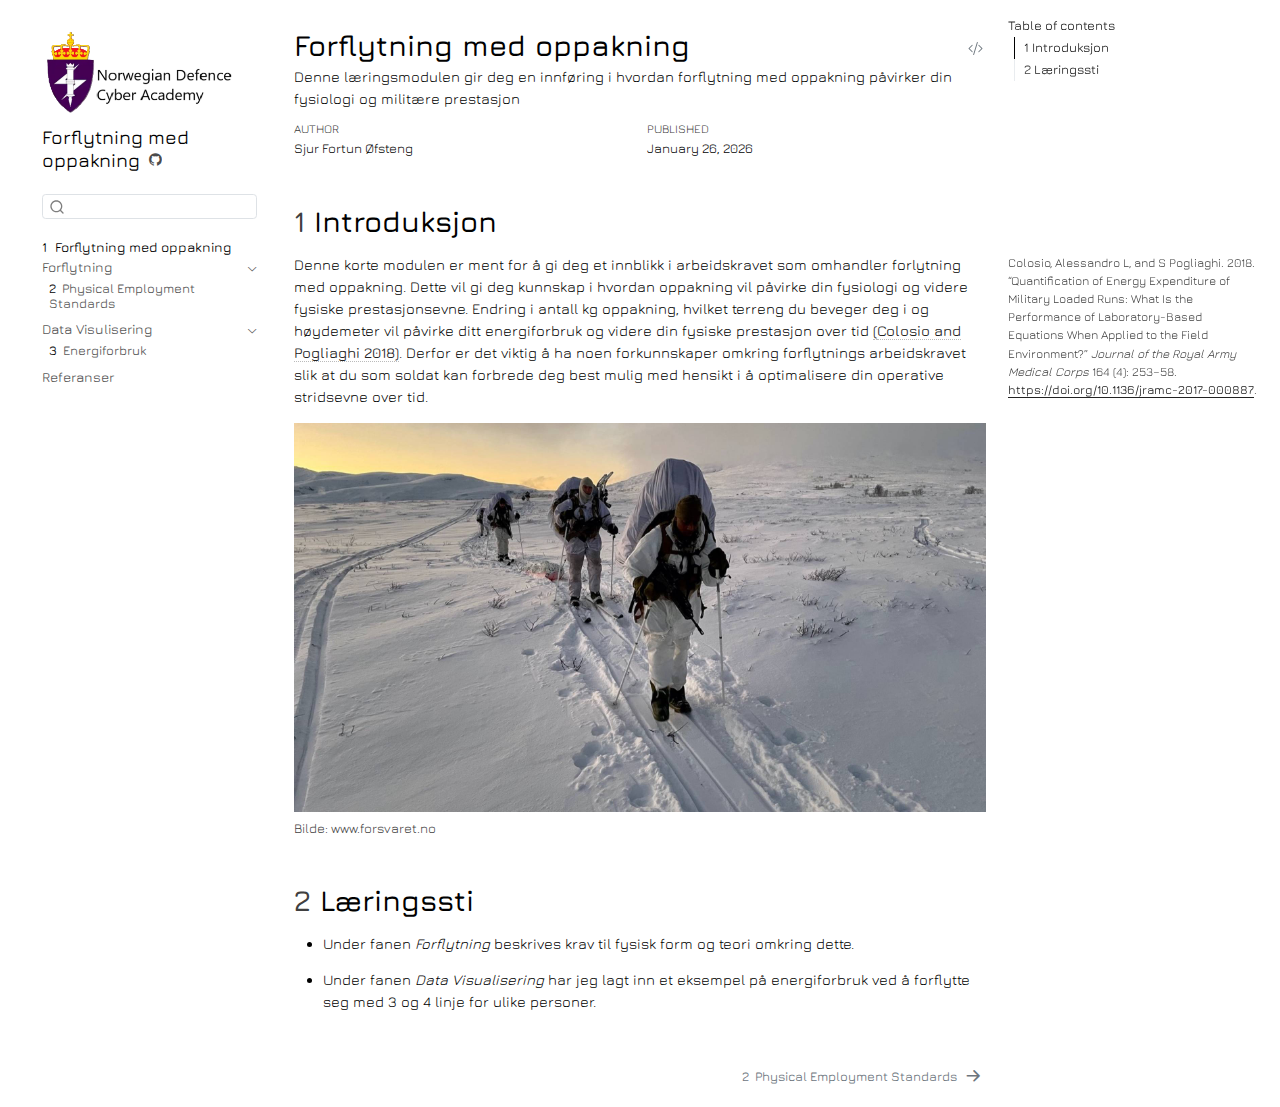
<file: index.html>
<!DOCTYPE html>
<html xmlns="http://www.w3.org/1999/xhtml" lang="en" xml:lang="en"><head>

<meta charset="utf-8">
<meta name="generator" content="quarto-1.8.25">

<meta name="viewport" content="width=device-width, initial-scale=1.0, user-scalable=yes">

<meta name="author" content="Sjur Fortun Øfsteng">
<meta name="dcterms.date" content="2026-01-26">
<meta name="description" content="Denne læringsmodulen gir deg en innføring i hvordan forflytning med oppakning påvirker din fysiologi og militære prestasjon">

<title>Forflytning med oppakning</title>
<style>
code{white-space: pre-wrap;}
span.smallcaps{font-variant: small-caps;}
div.columns{display: flex; gap: min(4vw, 1.5em);}
div.column{flex: auto; overflow-x: auto;}
div.hanging-indent{margin-left: 1.5em; text-indent: -1.5em;}
ul.task-list{list-style: none;}
ul.task-list li input[type="checkbox"] {
  width: 0.8em;
  margin: 0 0.8em 0.2em -1em; /* quarto-specific, see https://github.com/quarto-dev/quarto-cli/issues/4556 */ 
  vertical-align: middle;
}
/* CSS for syntax highlighting */
html { -webkit-text-size-adjust: 100%; }
pre > code.sourceCode { white-space: pre; position: relative; }
pre > code.sourceCode > span { display: inline-block; line-height: 1.25; }
pre > code.sourceCode > span:empty { height: 1.2em; }
.sourceCode { overflow: visible; }
code.sourceCode > span { color: inherit; text-decoration: inherit; }
div.sourceCode { margin: 1em 0; }
pre.sourceCode { margin: 0; }
@media screen {
div.sourceCode { overflow: auto; }
}
@media print {
pre > code.sourceCode { white-space: pre-wrap; }
pre > code.sourceCode > span { text-indent: -5em; padding-left: 5em; }
}
pre.numberSource code
  { counter-reset: source-line 0; }
pre.numberSource code > span
  { position: relative; left: -4em; counter-increment: source-line; }
pre.numberSource code > span > a:first-child::before
  { content: counter(source-line);
    position: relative; left: -1em; text-align: right; vertical-align: baseline;
    border: none; display: inline-block;
    -webkit-touch-callout: none; -webkit-user-select: none;
    -khtml-user-select: none; -moz-user-select: none;
    -ms-user-select: none; user-select: none;
    padding: 0 4px; width: 4em;
  }
pre.numberSource { margin-left: 3em;  padding-left: 4px; }
div.sourceCode
  {   }
@media screen {
pre > code.sourceCode > span > a:first-child::before { text-decoration: underline; }
}
/* CSS for citations */
div.csl-bib-body { }
div.csl-entry {
  clear: both;
  margin-bottom: 0em;
}
.hanging-indent div.csl-entry {
  margin-left:2em;
  text-indent:-2em;
}
div.csl-left-margin {
  min-width:2em;
  float:left;
}
div.csl-right-inline {
  margin-left:2em;
  padding-left:1em;
}
div.csl-indent {
  margin-left: 2em;
}</style>


<script src="site_libs/quarto-nav/quarto-nav.js"></script>
<script src="site_libs/quarto-nav/headroom.min.js"></script>
<script src="site_libs/clipboard/clipboard.min.js"></script>
<script src="site_libs/quarto-search/autocomplete.umd.js"></script>
<script src="site_libs/quarto-search/fuse.min.js"></script>
<script src="site_libs/quarto-search/quarto-search.js"></script>
<meta name="quarto:offset" content="./">
<link href="./01-intro.html" rel="next">
<script src="site_libs/quarto-html/quarto.js" type="module"></script>
<script src="site_libs/quarto-html/tabsets/tabsets.js" type="module"></script>
<script src="site_libs/quarto-html/axe/axe-check.js" type="module"></script>
<script src="site_libs/quarto-html/popper.min.js"></script>
<script src="site_libs/quarto-html/tippy.umd.min.js"></script>
<script src="site_libs/quarto-html/anchor.min.js"></script>
<link href="site_libs/quarto-html/tippy.css" rel="stylesheet">
<link href="site_libs/quarto-html/quarto-syntax-highlighting-a14e345711173c227b21482e2eb4cc70.css" rel="stylesheet" class="quarto-color-scheme" id="quarto-text-highlighting-styles">
<link href="site_libs/quarto-html/quarto-syntax-highlighting-dark-6d7e0e055978adcb0dc3bbe98a6d8351.css" rel="stylesheet" class="quarto-color-scheme quarto-color-alternate" id="quarto-text-highlighting-styles">
<link href="site_libs/quarto-html/quarto-syntax-highlighting-a14e345711173c227b21482e2eb4cc70.css" rel="stylesheet" class="quarto-color-scheme-extra" id="quarto-text-highlighting-styles">
<script src="site_libs/bootstrap/bootstrap.min.js"></script>
<link href="site_libs/bootstrap/bootstrap-icons.css" rel="stylesheet">
<link href="site_libs/bootstrap/bootstrap-f5cff6ef19680276d9b92ef78e38b9bb.min.css" rel="stylesheet" append-hash="true" class="quarto-color-scheme" id="quarto-bootstrap" data-mode="light">
<link href="site_libs/bootstrap/bootstrap-dark-f5cff6ef19680276d9b92ef78e38b9bb.min.css" rel="stylesheet" append-hash="true" class="quarto-color-scheme quarto-color-alternate" id="quarto-bootstrap" data-mode="light">
<link href="site_libs/bootstrap/bootstrap-f5cff6ef19680276d9b92ef78e38b9bb.min.css" rel="stylesheet" append-hash="true" class="quarto-color-scheme-extra" id="quarto-bootstrap" data-mode="light">
<script id="quarto-search-options" type="application/json">{
  "location": "sidebar",
  "copy-button": false,
  "collapse-after": 3,
  "panel-placement": "start",
  "type": "textbox",
  "limit": 50,
  "keyboard-shortcut": [
    "f",
    "/",
    "s"
  ],
  "show-item-context": false,
  "language": {
    "search-no-results-text": "No results",
    "search-matching-documents-text": "matching documents",
    "search-copy-link-title": "Copy link to search",
    "search-hide-matches-text": "Hide additional matches",
    "search-more-match-text": "more match in this document",
    "search-more-matches-text": "more matches in this document",
    "search-clear-button-title": "Clear",
    "search-text-placeholder": "",
    "search-detached-cancel-button-title": "Cancel",
    "search-submit-button-title": "Submit",
    "search-label": "Search"
  }
}</script>


<link rel="stylesheet" href="styles.css">
</head>

<body class="nav-sidebar floating slimcontent quarto-light">

<div id="quarto-search-results"></div>
  <header id="quarto-header" class="headroom fixed-top">
  <nav class="quarto-secondary-nav">
    <div class="container-fluid d-flex">
      <button type="button" class="quarto-btn-toggle btn" data-bs-toggle="collapse" role="button" data-bs-target=".quarto-sidebar-collapse-item" aria-controls="quarto-sidebar" aria-expanded="false" aria-label="Toggle sidebar navigation" onclick="if (window.quartoToggleHeadroom) { window.quartoToggleHeadroom(); }">
        <i class="bi bi-layout-text-sidebar-reverse"></i>
      </button>
        <nav class="quarto-page-breadcrumbs" aria-label="breadcrumb"><ol class="breadcrumb"><li class="breadcrumb-item"><a href="./index.html"><span class="chapter-number">1</span>&nbsp; <span class="chapter-title">Forflytning med oppakning</span></a></li></ol></nav>
        <a class="flex-grow-1" role="navigation" data-bs-toggle="collapse" data-bs-target=".quarto-sidebar-collapse-item" aria-controls="quarto-sidebar" aria-expanded="false" aria-label="Toggle sidebar navigation" onclick="if (window.quartoToggleHeadroom) { window.quartoToggleHeadroom(); }">      
        </a>
      <button type="button" class="btn quarto-search-button" aria-label="Search" onclick="window.quartoOpenSearch();">
        <i class="bi bi-search"></i>
      </button>
    </div>
  </nav>
</header>
<!-- content -->
<div id="quarto-content" class="quarto-container page-columns page-rows-contents page-layout-article">
<!-- sidebar -->
  <nav id="quarto-sidebar" class="sidebar collapse collapse-horizontal quarto-sidebar-collapse-item sidebar-navigation floating overflow-auto">
    <div class="pt-lg-2 mt-2 text-left sidebar-header sidebar-header-stacked">
      <a href="./index.html" class="sidebar-logo-link">
      <img src="./resources\CISK.png" alt="" class="sidebar-logo light-content py-0 d-lg-inline d-none">
      <img src="./resources\CISK.png" alt="" class="sidebar-logo dark-content py-0 d-lg-inline d-none">
      </a>
    <div class="sidebar-title mb-0 py-0">
      <a href="./">Forflytning med oppakning</a> 
        <div class="sidebar-tools-main">
    <a href="https://github.com/sjurjo/mit-load" title="Source Code" class="quarto-navigation-tool px-1" aria-label="Source Code"><i class="bi bi-github"></i></a>
</div>
    </div>
      </div>
        <div class="mt-2 flex-shrink-0 align-items-center">
        <div class="sidebar-search">
        <div id="quarto-search" class="" title="Search"></div>
        </div>
        </div>
    <div class="sidebar-menu-container"> 
    <ul class="list-unstyled mt-1">
        <li class="sidebar-item">
  <div class="sidebar-item-container"> 
  <a href="./index.html" class="sidebar-item-text sidebar-link active">
 <span class="menu-text"><span class="chapter-number">1</span>&nbsp; <span class="chapter-title">Forflytning med oppakning</span></span></a>
  </div>
</li>
        <li class="sidebar-item sidebar-item-section">
      <div class="sidebar-item-container"> 
            <a class="sidebar-item-text sidebar-link text-start" data-bs-toggle="collapse" data-bs-target="#quarto-sidebar-section-1" role="navigation" aria-expanded="true">
 <span class="menu-text">Forflytning</span></a>
          <a class="sidebar-item-toggle text-start" data-bs-toggle="collapse" data-bs-target="#quarto-sidebar-section-1" role="navigation" aria-expanded="true" aria-label="Toggle section">
            <i class="bi bi-chevron-right ms-2"></i>
          </a> 
      </div>
      <ul id="quarto-sidebar-section-1" class="collapse list-unstyled sidebar-section depth1 show">  
          <li class="sidebar-item">
  <div class="sidebar-item-container"> 
  <a href="./01-intro.html" class="sidebar-item-text sidebar-link">
 <span class="menu-text"><span class="chapter-number">2</span>&nbsp; <span class="chapter-title">Physical Employment Standards</span></span></a>
  </div>
</li>
      </ul>
  </li>
        <li class="sidebar-item sidebar-item-section">
      <div class="sidebar-item-container"> 
            <a class="sidebar-item-text sidebar-link text-start" data-bs-toggle="collapse" data-bs-target="#quarto-sidebar-section-2" role="navigation" aria-expanded="true">
 <span class="menu-text">Data Visulisering</span></a>
          <a class="sidebar-item-toggle text-start" data-bs-toggle="collapse" data-bs-target="#quarto-sidebar-section-2" role="navigation" aria-expanded="true" aria-label="Toggle section">
            <i class="bi bi-chevron-right ms-2"></i>
          </a> 
      </div>
      <ul id="quarto-sidebar-section-2" class="collapse list-unstyled sidebar-section depth1 show">  
          <li class="sidebar-item">
  <div class="sidebar-item-container"> 
  <a href="./02-data.html" class="sidebar-item-text sidebar-link">
 <span class="menu-text"><span class="chapter-number">3</span>&nbsp; <span class="chapter-title">Energiforbruk</span></span></a>
  </div>
</li>
      </ul>
  </li>
        <li class="sidebar-item">
  <div class="sidebar-item-container"> 
  <a href="./99-refs.html" class="sidebar-item-text sidebar-link">
 <span class="menu-text">Referanser</span></a>
  </div>
</li>
    </ul>
    </div>
</nav>
<div id="quarto-sidebar-glass" class="quarto-sidebar-collapse-item" data-bs-toggle="collapse" data-bs-target=".quarto-sidebar-collapse-item"></div>
<!-- margin-sidebar -->
    <div id="quarto-margin-sidebar" class="sidebar margin-sidebar">
        <nav id="TOC" role="doc-toc" class="toc-active">
    <h2 id="toc-title">Table of contents</h2>
   
  <ul>
  <li><a href="#introduksjon" id="toc-introduksjon" class="nav-link active" data-scroll-target="#introduksjon"><span class="header-section-number">1</span> Introduksjon</a></li>
  <li><a href="#læringssti" id="toc-læringssti" class="nav-link" data-scroll-target="#læringssti"><span class="header-section-number">2</span> Læringssti</a></li>
  </ul>
</nav>
    </div>
<!-- main -->
<main class="content page-columns page-full" id="quarto-document-content">

<header id="title-block-header" class="quarto-title-block default">
<div class="quarto-title">
<div class="quarto-title-block"><div><h1 class="title">Forflytning med oppakning</h1><button type="button" class="btn code-tools-button" id="quarto-code-tools-source"><i class="bi"></i></button></div></div>
</div>

<div>
  <div class="description">
    Denne læringsmodulen gir deg en innføring i hvordan forflytning med oppakning påvirker din fysiologi og militære prestasjon
  </div>
</div>


<div class="quarto-title-meta">

    <div>
    <div class="quarto-title-meta-heading">Author</div>
    <div class="quarto-title-meta-contents">
             <p>Sjur Fortun Øfsteng </p>
          </div>
  </div>
    
    <div>
    <div class="quarto-title-meta-heading">Published</div>
    <div class="quarto-title-meta-contents">
      <p class="date">January 26, 2026</p>
    </div>
  </div>
  
    
  </div>
  


</header>


<section id="introduksjon" class="level1 page-columns page-full" data-number="1">
<h1 data-number="1"><span class="header-section-number">1</span> Introduksjon</h1>
<p>Denne korte modulen er ment for å gi deg et innblikk i arbeidskravet som omhandler forlytning med oppakning. Dette vil gi deg kunnskap i hvordan oppakning vil påvirke din fysiologi og videre fysiske prestasjonsevne. Endring i antall kg oppakning, hvilket terreng du beveger deg i og høydemeter vil påvirke ditt energiforbruk og videre din fysiske prestasjon over tid <span class="citation" data-cites="colosio_2018">(<a href="99-refs.html#ref-colosio_2018" role="doc-biblioref">Colosio and Pogliaghi 2018</a>)</span>. Derfor er det viktig å ha noen forkunnskaper omkring forflytnings arbeidskravet slik at du som soldat kan forbrede deg best mulig med hensikt i å optimalisere din operative stridsevne over tid.</p>
<div class="no-row-height column-margin column-container"><div id="ref-colosio_2018" class="csl-entry" role="listitem">
Colosio, Alessandro L, and S Pogliaghi. 2018. <span>“Quantification of Energy Expenditure of Military Loaded Runs: What Is the Performance of Laboratory-Based Equations When Applied to the Field Environment?”</span> <em>Journal of the Royal Army Medical Corps</em> 164 (4): 253–58. <a href="https://doi.org/10.1136/jramc-2017-000887">https://doi.org/10.1136/jramc-2017-000887</a>.
</div></div><div class="quarto-figure quarto-figure-center">
<figure class="figure">
<p><img src="./resources/marsj.jpg" class="img-fluid figure-img"></p>
<figcaption>Bilde: www.forsvaret.no</figcaption>
</figure>
</div>
</section>
<section id="læringssti" class="level1" data-number="2">
<h1 data-number="2"><span class="header-section-number">2</span> Læringssti</h1>
<ul>
<li><p>Under fanen <em>Forflytning</em> beskrives krav til fysisk form og teori omkring dette.</p></li>
<li><p>Under fanen <em>Data Visualisering</em> har jeg lagt inn et eksempel på energiforbruk ved å forflytte seg med 3 og 4 linje for ulike personer.</p></li>
</ul>


<!-- -->


</section>

</main> <!-- /main -->
<script id="quarto-html-after-body" type="application/javascript">
  window.document.addEventListener("DOMContentLoaded", function (event) {
    const icon = "";
    const anchorJS = new window.AnchorJS();
    anchorJS.options = {
      placement: 'right',
      icon: icon
    };
    anchorJS.add('.anchored');
    const isCodeAnnotation = (el) => {
      for (const clz of el.classList) {
        if (clz.startsWith('code-annotation-')) {                     
          return true;
        }
      }
      return false;
    }
    const onCopySuccess = function(e) {
      // button target
      const button = e.trigger;
      // don't keep focus
      button.blur();
      // flash "checked"
      button.classList.add('code-copy-button-checked');
      var currentTitle = button.getAttribute("title");
      button.setAttribute("title", "Copied!");
      let tooltip;
      if (window.bootstrap) {
        button.setAttribute("data-bs-toggle", "tooltip");
        button.setAttribute("data-bs-placement", "left");
        button.setAttribute("data-bs-title", "Copied!");
        tooltip = new bootstrap.Tooltip(button, 
          { trigger: "manual", 
            customClass: "code-copy-button-tooltip",
            offset: [0, -8]});
        tooltip.show();    
      }
      setTimeout(function() {
        if (tooltip) {
          tooltip.hide();
          button.removeAttribute("data-bs-title");
          button.removeAttribute("data-bs-toggle");
          button.removeAttribute("data-bs-placement");
        }
        button.setAttribute("title", currentTitle);
        button.classList.remove('code-copy-button-checked');
      }, 1000);
      // clear code selection
      e.clearSelection();
    }
    const getTextToCopy = function(trigger) {
      const outerScaffold = trigger.parentElement.cloneNode(true);
      const codeEl = outerScaffold.querySelector('code');
      for (const childEl of codeEl.children) {
        if (isCodeAnnotation(childEl)) {
          childEl.remove();
        }
      }
      return codeEl.innerText;
    }
    const clipboard = new window.ClipboardJS('.code-copy-button:not([data-in-quarto-modal])', {
      text: getTextToCopy
    });
    clipboard.on('success', onCopySuccess);
    if (window.document.getElementById('quarto-embedded-source-code-modal')) {
      const clipboardModal = new window.ClipboardJS('.code-copy-button[data-in-quarto-modal]', {
        text: getTextToCopy,
        container: window.document.getElementById('quarto-embedded-source-code-modal')
      });
      clipboardModal.on('success', onCopySuccess);
    }
    const viewSource = window.document.getElementById('quarto-view-source') ||
                       window.document.getElementById('quarto-code-tools-source');
    if (viewSource) {
      const sourceUrl = viewSource.getAttribute("data-quarto-source-url");
      viewSource.addEventListener("click", function(e) {
        if (sourceUrl) {
          // rstudio viewer pane
          if (/\bcapabilities=\b/.test(window.location)) {
            window.open(sourceUrl);
          } else {
            window.location.href = sourceUrl;
          }
        } else {
          const modal = new bootstrap.Modal(document.getElementById('quarto-embedded-source-code-modal'));
          modal.show();
        }
        return false;
      });
    }
    function toggleCodeHandler(show) {
      return function(e) {
        const detailsSrc = window.document.querySelectorAll(".cell > details > .sourceCode");
        for (let i=0; i<detailsSrc.length; i++) {
          const details = detailsSrc[i].parentElement;
          if (show) {
            details.open = true;
          } else {
            details.removeAttribute("open");
          }
        }
        const cellCodeDivs = window.document.querySelectorAll(".cell > .sourceCode");
        const fromCls = show ? "hidden" : "unhidden";
        const toCls = show ? "unhidden" : "hidden";
        for (let i=0; i<cellCodeDivs.length; i++) {
          const codeDiv = cellCodeDivs[i];
          if (codeDiv.classList.contains(fromCls)) {
            codeDiv.classList.remove(fromCls);
            codeDiv.classList.add(toCls);
          } 
        }
        return false;
      }
    }
    const hideAllCode = window.document.getElementById("quarto-hide-all-code");
    if (hideAllCode) {
      hideAllCode.addEventListener("click", toggleCodeHandler(false));
    }
    const showAllCode = window.document.getElementById("quarto-show-all-code");
    if (showAllCode) {
      showAllCode.addEventListener("click", toggleCodeHandler(true));
    }
      var localhostRegex = new RegExp(/^(?:http|https):\/\/localhost\:?[0-9]*\//);
      var mailtoRegex = new RegExp(/^mailto:/);
        var filterRegex = new RegExp('/' + window.location.host + '/');
      var isInternal = (href) => {
          return filterRegex.test(href) || localhostRegex.test(href) || mailtoRegex.test(href);
      }
      // Inspect non-navigation links and adorn them if external
     var links = window.document.querySelectorAll('a[href]:not(.nav-link):not(.navbar-brand):not(.toc-action):not(.sidebar-link):not(.sidebar-item-toggle):not(.pagination-link):not(.no-external):not([aria-hidden]):not(.dropdown-item):not(.quarto-navigation-tool):not(.about-link)');
      for (var i=0; i<links.length; i++) {
        const link = links[i];
        if (!isInternal(link.href)) {
          // undo the damage that might have been done by quarto-nav.js in the case of
          // links that we want to consider external
          if (link.dataset.originalHref !== undefined) {
            link.href = link.dataset.originalHref;
          }
        }
      }
    function tippyHover(el, contentFn, onTriggerFn, onUntriggerFn) {
      const config = {
        allowHTML: true,
        maxWidth: 500,
        delay: 100,
        arrow: false,
        appendTo: function(el) {
            return el.parentElement;
        },
        interactive: true,
        interactiveBorder: 10,
        theme: 'quarto',
        placement: 'bottom-start',
      };
      if (contentFn) {
        config.content = contentFn;
      }
      if (onTriggerFn) {
        config.onTrigger = onTriggerFn;
      }
      if (onUntriggerFn) {
        config.onUntrigger = onUntriggerFn;
      }
      window.tippy(el, config); 
    }
    const xrefs = window.document.querySelectorAll('a.quarto-xref');
    const processXRef = (id, note) => {
      // Strip column container classes
      const stripColumnClz = (el) => {
        el.classList.remove("page-full", "page-columns");
        if (el.children) {
          for (const child of el.children) {
            stripColumnClz(child);
          }
        }
      }
      stripColumnClz(note)
      if (id === null || id.startsWith('sec-')) {
        // Special case sections, only their first couple elements
        const container = document.createElement("div");
        if (note.children && note.children.length > 2) {
          container.appendChild(note.children[0].cloneNode(true));
          for (let i = 1; i < note.children.length; i++) {
            const child = note.children[i];
            if (child.tagName === "P" && child.innerText === "") {
              continue;
            } else {
              container.appendChild(child.cloneNode(true));
              break;
            }
          }
          if (window.Quarto?.typesetMath) {
            window.Quarto.typesetMath(container);
          }
          return container.innerHTML
        } else {
          if (window.Quarto?.typesetMath) {
            window.Quarto.typesetMath(note);
          }
          return note.innerHTML;
        }
      } else {
        // Remove any anchor links if they are present
        const anchorLink = note.querySelector('a.anchorjs-link');
        if (anchorLink) {
          anchorLink.remove();
        }
        if (window.Quarto?.typesetMath) {
          window.Quarto.typesetMath(note);
        }
        if (note.classList.contains("callout")) {
          return note.outerHTML;
        } else {
          return note.innerHTML;
        }
      }
    }
    for (var i=0; i<xrefs.length; i++) {
      const xref = xrefs[i];
      tippyHover(xref, undefined, function(instance) {
        instance.disable();
        let url = xref.getAttribute('href');
        let hash = undefined; 
        if (url.startsWith('#')) {
          hash = url;
        } else {
          try { hash = new URL(url).hash; } catch {}
        }
        if (hash) {
          const id = hash.replace(/^#\/?/, "");
          const note = window.document.getElementById(id);
          if (note !== null) {
            try {
              const html = processXRef(id, note.cloneNode(true));
              instance.setContent(html);
            } finally {
              instance.enable();
              instance.show();
            }
          } else {
            // See if we can fetch this
            fetch(url.split('#')[0])
            .then(res => res.text())
            .then(html => {
              const parser = new DOMParser();
              const htmlDoc = parser.parseFromString(html, "text/html");
              const note = htmlDoc.getElementById(id);
              if (note !== null) {
                const html = processXRef(id, note);
                instance.setContent(html);
              } 
            }).finally(() => {
              instance.enable();
              instance.show();
            });
          }
        } else {
          // See if we can fetch a full url (with no hash to target)
          // This is a special case and we should probably do some content thinning / targeting
          fetch(url)
          .then(res => res.text())
          .then(html => {
            const parser = new DOMParser();
            const htmlDoc = parser.parseFromString(html, "text/html");
            const note = htmlDoc.querySelector('main.content');
            if (note !== null) {
              // This should only happen for chapter cross references
              // (since there is no id in the URL)
              // remove the first header
              if (note.children.length > 0 && note.children[0].tagName === "HEADER") {
                note.children[0].remove();
              }
              const html = processXRef(null, note);
              instance.setContent(html);
            } 
          }).finally(() => {
            instance.enable();
            instance.show();
          });
        }
      }, function(instance) {
      });
    }
        let selectedAnnoteEl;
        const selectorForAnnotation = ( cell, annotation) => {
          let cellAttr = 'data-code-cell="' + cell + '"';
          let lineAttr = 'data-code-annotation="' +  annotation + '"';
          const selector = 'span[' + cellAttr + '][' + lineAttr + ']';
          return selector;
        }
        const selectCodeLines = (annoteEl) => {
          const doc = window.document;
          const targetCell = annoteEl.getAttribute("data-target-cell");
          const targetAnnotation = annoteEl.getAttribute("data-target-annotation");
          const annoteSpan = window.document.querySelector(selectorForAnnotation(targetCell, targetAnnotation));
          const lines = annoteSpan.getAttribute("data-code-lines").split(",");
          const lineIds = lines.map((line) => {
            return targetCell + "-" + line;
          })
          let top = null;
          let height = null;
          let parent = null;
          if (lineIds.length > 0) {
              //compute the position of the single el (top and bottom and make a div)
              const el = window.document.getElementById(lineIds[0]);
              top = el.offsetTop;
              height = el.offsetHeight;
              parent = el.parentElement.parentElement;
            if (lineIds.length > 1) {
              const lastEl = window.document.getElementById(lineIds[lineIds.length - 1]);
              const bottom = lastEl.offsetTop + lastEl.offsetHeight;
              height = bottom - top;
            }
            if (top !== null && height !== null && parent !== null) {
              // cook up a div (if necessary) and position it 
              let div = window.document.getElementById("code-annotation-line-highlight");
              if (div === null) {
                div = window.document.createElement("div");
                div.setAttribute("id", "code-annotation-line-highlight");
                div.style.position = 'absolute';
                parent.appendChild(div);
              }
              div.style.top = top - 2 + "px";
              div.style.height = height + 4 + "px";
              div.style.left = 0;
              let gutterDiv = window.document.getElementById("code-annotation-line-highlight-gutter");
              if (gutterDiv === null) {
                gutterDiv = window.document.createElement("div");
                gutterDiv.setAttribute("id", "code-annotation-line-highlight-gutter");
                gutterDiv.style.position = 'absolute';
                const codeCell = window.document.getElementById(targetCell);
                const gutter = codeCell.querySelector('.code-annotation-gutter');
                gutter.appendChild(gutterDiv);
              }
              gutterDiv.style.top = top - 2 + "px";
              gutterDiv.style.height = height + 4 + "px";
            }
            selectedAnnoteEl = annoteEl;
          }
        };
        const unselectCodeLines = () => {
          const elementsIds = ["code-annotation-line-highlight", "code-annotation-line-highlight-gutter"];
          elementsIds.forEach((elId) => {
            const div = window.document.getElementById(elId);
            if (div) {
              div.remove();
            }
          });
          selectedAnnoteEl = undefined;
        };
          // Handle positioning of the toggle
      window.addEventListener(
        "resize",
        throttle(() => {
          elRect = undefined;
          if (selectedAnnoteEl) {
            selectCodeLines(selectedAnnoteEl);
          }
        }, 10)
      );
      function throttle(fn, ms) {
      let throttle = false;
      let timer;
        return (...args) => {
          if(!throttle) { // first call gets through
              fn.apply(this, args);
              throttle = true;
          } else { // all the others get throttled
              if(timer) clearTimeout(timer); // cancel #2
              timer = setTimeout(() => {
                fn.apply(this, args);
                timer = throttle = false;
              }, ms);
          }
        };
      }
        // Attach click handler to the DT
        const annoteDls = window.document.querySelectorAll('dt[data-target-cell]');
        for (const annoteDlNode of annoteDls) {
          annoteDlNode.addEventListener('click', (event) => {
            const clickedEl = event.target;
            if (clickedEl !== selectedAnnoteEl) {
              unselectCodeLines();
              const activeEl = window.document.querySelector('dt[data-target-cell].code-annotation-active');
              if (activeEl) {
                activeEl.classList.remove('code-annotation-active');
              }
              selectCodeLines(clickedEl);
              clickedEl.classList.add('code-annotation-active');
            } else {
              // Unselect the line
              unselectCodeLines();
              clickedEl.classList.remove('code-annotation-active');
            }
          });
        }
    const findCites = (el) => {
      const parentEl = el.parentElement;
      if (parentEl) {
        const cites = parentEl.dataset.cites;
        if (cites) {
          return {
            el,
            cites: cites.split(' ')
          };
        } else {
          return findCites(el.parentElement)
        }
      } else {
        return undefined;
      }
    };
    var bibliorefs = window.document.querySelectorAll('a[role="doc-biblioref"]');
    for (var i=0; i<bibliorefs.length; i++) {
      const ref = bibliorefs[i];
      const citeInfo = findCites(ref);
      if (citeInfo) {
        tippyHover(citeInfo.el, function() {
          var popup = window.document.createElement('div');
          citeInfo.cites.forEach(function(cite) {
            var citeDiv = window.document.createElement('div');
            citeDiv.classList.add('hanging-indent');
            citeDiv.classList.add('csl-entry');
            var biblioDiv = window.document.getElementById('ref-' + cite);
            if (biblioDiv) {
              citeDiv.innerHTML = biblioDiv.innerHTML;
            }
            popup.appendChild(citeDiv);
          });
          return popup.innerHTML;
        });
      }
    }
  });
  </script>
<nav class="page-navigation">
  <div class="nav-page nav-page-previous">
  </div>
  <div class="nav-page nav-page-next">
      <a href="./01-intro.html" class="pagination-link" aria-label="Physical Employment Standards">
        <span class="nav-page-text"><span class="chapter-number">2</span>&nbsp; <span class="chapter-title">Physical Employment Standards</span></span> <i class="bi bi-arrow-right-short"></i>
      </a>
  </div>
</nav><div class="modal fade" id="quarto-embedded-source-code-modal" tabindex="-1" aria-labelledby="quarto-embedded-source-code-modal-label" aria-hidden="true"><div class="modal-dialog modal-dialog-scrollable"><div class="modal-content"><div class="modal-header"><h5 class="modal-title" id="quarto-embedded-source-code-modal-label">Source Code</h5><button class="btn-close" data-bs-dismiss="modal"></button></div><div class="modal-body"><div class="">
<div class="code-copy-outer-scaffold"><div class="sourceCode" id="cb1" data-shortcodes="false"><pre class="sourceCode markdown code-with-copy"><code class="sourceCode markdown"><span id="cb1-1"><a href="#cb1-1" aria-hidden="true" tabindex="-1"></a><span class="co">---</span></span>
<span id="cb1-2"><a href="#cb1-2" aria-hidden="true" tabindex="-1"></a><span class="an">title:</span><span class="co"> "Forflytning med oppakning"</span></span>
<span id="cb1-3"><a href="#cb1-3" aria-hidden="true" tabindex="-1"></a><span class="an">author:</span><span class="co"> </span></span>
<span id="cb1-4"><a href="#cb1-4" aria-hidden="true" tabindex="-1"></a><span class="co">  - name: Sjur Fortun Øfsteng</span></span>
<span id="cb1-5"><a href="#cb1-5" aria-hidden="true" tabindex="-1"></a><span class="co">    email: </span></span>
<span id="cb1-6"><a href="#cb1-6" aria-hidden="true" tabindex="-1"></a><span class="co">    orcid: </span></span>
<span id="cb1-7"><a href="#cb1-7" aria-hidden="true" tabindex="-1"></a><span class="co">#date: </span></span>
<span id="cb1-8"><a href="#cb1-8" aria-hidden="true" tabindex="-1"></a><span class="an">biblio-style:</span><span class="co"> apalike</span></span>
<span id="cb1-9"><a href="#cb1-9" aria-hidden="true" tabindex="-1"></a><span class="an">description:</span><span class="co"> Denne læringsmodulen gir deg en innføring i hvordan forflytning med oppakning påvirker din fysiologi og militære prestasjon</span></span>
<span id="cb1-10"><a href="#cb1-10" aria-hidden="true" tabindex="-1"></a><span class="an">fontsize:</span><span class="co"> 11pt</span></span>
<span id="cb1-11"><a href="#cb1-11" aria-hidden="true" tabindex="-1"></a><span class="an">github-repo:</span><span class="co"> sjurjo/mit-load</span></span>
<span id="cb1-12"><a href="#cb1-12" aria-hidden="true" tabindex="-1"></a><span class="co">#cover-image: resources/marsj.jpg</span></span>
<span id="cb1-13"><a href="#cb1-13" aria-hidden="true" tabindex="-1"></a><span class="co">#bibliography: </span></span>
<span id="cb1-14"><a href="#cb1-14" aria-hidden="true" tabindex="-1"></a><span class="co">---</span></span>
<span id="cb1-15"><a href="#cb1-15" aria-hidden="true" tabindex="-1"></a></span>
<span id="cb1-16"><a href="#cb1-16" aria-hidden="true" tabindex="-1"></a><span class="fu"># Introduksjon</span></span>
<span id="cb1-17"><a href="#cb1-17" aria-hidden="true" tabindex="-1"></a></span>
<span id="cb1-18"><a href="#cb1-18" aria-hidden="true" tabindex="-1"></a>Denne korte modulen er ment for å gi deg et innblikk i arbeidskravet som omhandler forlytning med oppakning. Dette vil gi deg kunnskap i hvordan oppakning vil påvirke din fysiologi og videre fysiske prestasjonsevne. Endring i antall kg oppakning, hvilket terreng du beveger deg i og høydemeter vil påvirke ditt energiforbruk og videre din fysiske prestasjon over tid <span class="co">[</span><span class="ot">@colosio_2018</span><span class="co">]</span>. Derfor er det viktig å ha noen forkunnskaper omkring forflytnings arbeidskravet slik at du som soldat kan forbrede deg best mulig med hensikt i å optimalisere din operative stridsevne over tid.</span>
<span id="cb1-19"><a href="#cb1-19" aria-hidden="true" tabindex="-1"></a></span>
<span id="cb1-20"><a href="#cb1-20" aria-hidden="true" tabindex="-1"></a><span class="al">![Bilde: www.forsvaret.no](./resources/marsj.jpg)</span></span>
<span id="cb1-21"><a href="#cb1-21" aria-hidden="true" tabindex="-1"></a></span>
<span id="cb1-22"><a href="#cb1-22" aria-hidden="true" tabindex="-1"></a><span class="fu"># Læringssti</span></span>
<span id="cb1-23"><a href="#cb1-23" aria-hidden="true" tabindex="-1"></a></span>
<span id="cb1-24"><a href="#cb1-24" aria-hidden="true" tabindex="-1"></a><span class="ss">- </span>Under fanen *Forflytning* beskrives krav til fysisk form og teori omkring dette.</span>
<span id="cb1-25"><a href="#cb1-25" aria-hidden="true" tabindex="-1"></a></span>
<span id="cb1-26"><a href="#cb1-26" aria-hidden="true" tabindex="-1"></a><span class="ss">- </span>Under fanen *Data Visualisering* har jeg lagt inn et eksempel på energiforbruk ved å forflytte seg med 3 og 4 linje for ulike personer.</span>
<span id="cb1-27"><a href="#cb1-27" aria-hidden="true" tabindex="-1"></a></span>
<span id="cb1-28"><a href="#cb1-28" aria-hidden="true" tabindex="-1"></a></span></code></pre></div><button title="Copy to Clipboard" class="code-copy-button" data-in-quarto-modal=""><i class="bi"></i></button></div>
</div></div></div></div></div>
</div> <!-- /content -->




</body></html>
</file>
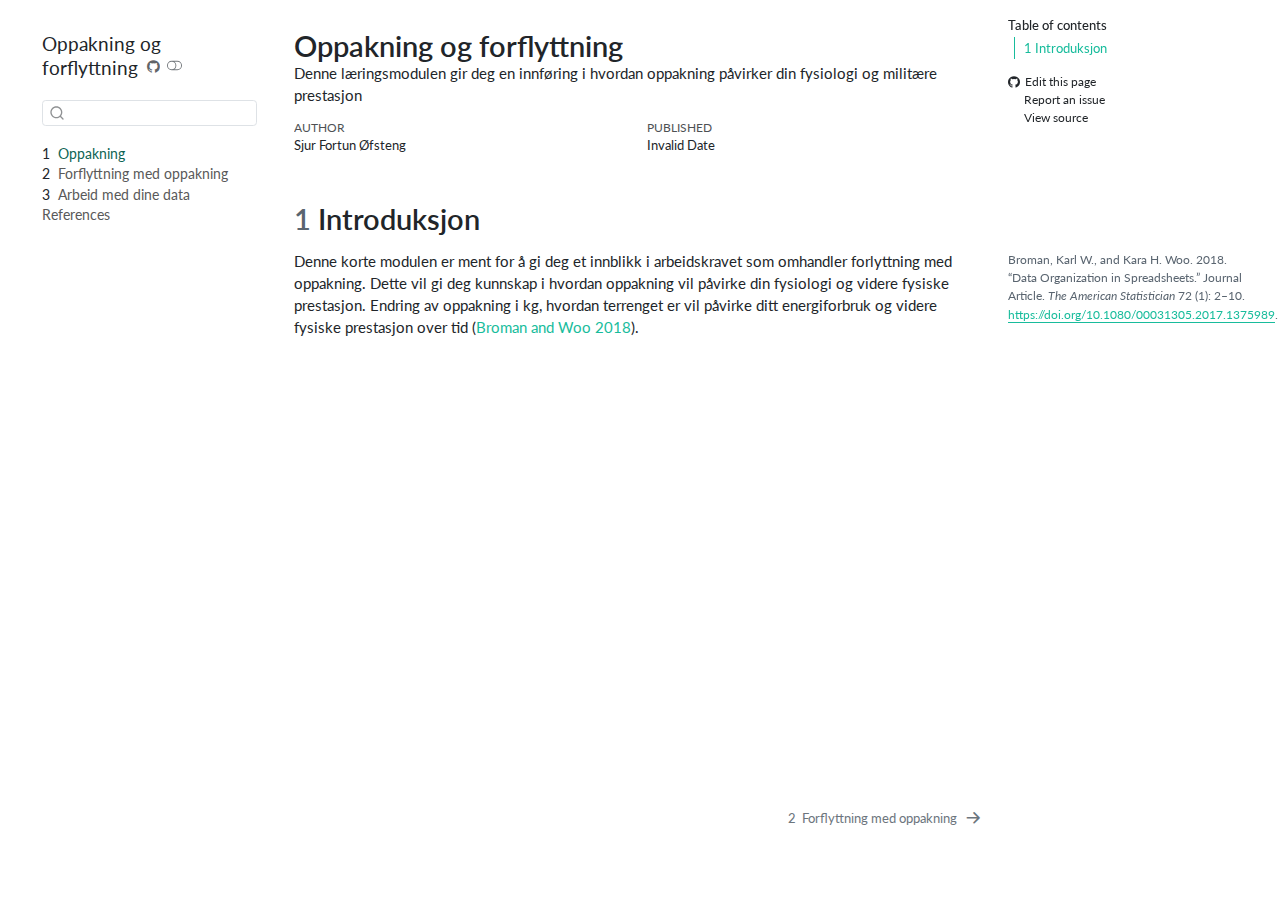
<file: load/_book/index.html>
<!DOCTYPE html>
<html xmlns="http://www.w3.org/1999/xhtml" lang="en" xml:lang="en"><head>

<meta charset="utf-8">
<meta name="generator" content="quarto-1.7.32">

<meta name="viewport" content="width=device-width, initial-scale=1.0, user-scalable=yes">

<meta name="author" content="Sjur Fortun Øfsteng">
<meta name="description" content="Denne læringsmodulen gir deg en innføring i hvordan oppakning påvirker din fysiologi og militære prestasjon">

<title>Oppakning og forflyttning</title>
<style>
code{white-space: pre-wrap;}
span.smallcaps{font-variant: small-caps;}
div.columns{display: flex; gap: min(4vw, 1.5em);}
div.column{flex: auto; overflow-x: auto;}
div.hanging-indent{margin-left: 1.5em; text-indent: -1.5em;}
ul.task-list{list-style: none;}
ul.task-list li input[type="checkbox"] {
  width: 0.8em;
  margin: 0 0.8em 0.2em -1em; /* quarto-specific, see https://github.com/quarto-dev/quarto-cli/issues/4556 */ 
  vertical-align: middle;
}
/* CSS for citations */
div.csl-bib-body { }
div.csl-entry {
  clear: both;
  margin-bottom: 0em;
}
.hanging-indent div.csl-entry {
  margin-left:2em;
  text-indent:-2em;
}
div.csl-left-margin {
  min-width:2em;
  float:left;
}
div.csl-right-inline {
  margin-left:2em;
  padding-left:1em;
}
div.csl-indent {
  margin-left: 2em;
}</style>


<script src="site_libs/quarto-nav/quarto-nav.js"></script>
<script src="site_libs/quarto-nav/headroom.min.js"></script>
<script src="site_libs/clipboard/clipboard.min.js"></script>
<script src="site_libs/quarto-search/autocomplete.umd.js"></script>
<script src="site_libs/quarto-search/fuse.min.js"></script>
<script src="site_libs/quarto-search/quarto-search.js"></script>
<meta name="quarto:offset" content="./">
<link href="./01-intro.html" rel="next">
<script src="site_libs/quarto-html/quarto.js" type="module"></script>
<script src="site_libs/quarto-html/tabsets/tabsets.js" type="module"></script>
<script src="site_libs/quarto-html/popper.min.js"></script>
<script src="site_libs/quarto-html/tippy.umd.min.js"></script>
<script src="site_libs/quarto-html/anchor.min.js"></script>
<link href="site_libs/quarto-html/tippy.css" rel="stylesheet">
<link href="site_libs/quarto-html/quarto-syntax-highlighting-37eea08aefeeee20ff55810ff984fec1.css" rel="stylesheet" class="quarto-color-scheme" id="quarto-text-highlighting-styles">
<link href="site_libs/quarto-html/quarto-syntax-highlighting-dark-2fef5ea3f8957b3e4ecc936fc74692ca.css" rel="stylesheet" class="quarto-color-scheme quarto-color-alternate" id="quarto-text-highlighting-styles">
<link href="site_libs/quarto-html/quarto-syntax-highlighting-37eea08aefeeee20ff55810ff984fec1.css" rel="stylesheet" class="quarto-color-scheme-extra" id="quarto-text-highlighting-styles">
<script src="site_libs/bootstrap/bootstrap.min.js"></script>
<link href="site_libs/bootstrap/bootstrap-icons.css" rel="stylesheet">
<link href="site_libs/bootstrap/bootstrap-ac8d2dc465af7249a265fae3d96b1688.min.css" rel="stylesheet" append-hash="true" class="quarto-color-scheme" id="quarto-bootstrap" data-mode="light">
<link href="site_libs/bootstrap/bootstrap-dark-ed90bb6e7cc8cbfaa62c269957259d0c.min.css" rel="stylesheet" append-hash="true" class="quarto-color-scheme quarto-color-alternate" id="quarto-bootstrap" data-mode="dark">
<link href="site_libs/bootstrap/bootstrap-ac8d2dc465af7249a265fae3d96b1688.min.css" rel="stylesheet" append-hash="true" class="quarto-color-scheme-extra" id="quarto-bootstrap" data-mode="light">
<script id="quarto-search-options" type="application/json">{
  "location": "sidebar",
  "copy-button": false,
  "collapse-after": 3,
  "panel-placement": "start",
  "type": "textbox",
  "limit": 50,
  "keyboard-shortcut": [
    "f",
    "/",
    "s"
  ],
  "show-item-context": false,
  "language": {
    "search-no-results-text": "No results",
    "search-matching-documents-text": "matching documents",
    "search-copy-link-title": "Copy link to search",
    "search-hide-matches-text": "Hide additional matches",
    "search-more-match-text": "more match in this document",
    "search-more-matches-text": "more matches in this document",
    "search-clear-button-title": "Clear",
    "search-text-placeholder": "",
    "search-detached-cancel-button-title": "Cancel",
    "search-submit-button-title": "Submit",
    "search-label": "Search"
  }
}</script>


</head>

<body class="nav-sidebar floating slimcontent quarto-light"><script id="quarto-html-before-body" type="application/javascript">
    const toggleBodyColorMode = (bsSheetEl) => {
      const mode = bsSheetEl.getAttribute("data-mode");
      const bodyEl = window.document.querySelector("body");
      if (mode === "dark") {
        bodyEl.classList.add("quarto-dark");
        bodyEl.classList.remove("quarto-light");
      } else {
        bodyEl.classList.add("quarto-light");
        bodyEl.classList.remove("quarto-dark");
      }
    }
    const toggleBodyColorPrimary = () => {
      const bsSheetEl = window.document.querySelector("link#quarto-bootstrap:not([rel=disabled-stylesheet])");
      if (bsSheetEl) {
        toggleBodyColorMode(bsSheetEl);
      }
    }
    const setColorSchemeToggle = (alternate) => {
      const toggles = window.document.querySelectorAll('.quarto-color-scheme-toggle');
      for (let i=0; i < toggles.length; i++) {
        const toggle = toggles[i];
        if (toggle) {
          if (alternate) {
            toggle.classList.add("alternate");
          } else {
            toggle.classList.remove("alternate");
          }
        }
      }
    };
    const toggleColorMode = (alternate) => {
      // Switch the stylesheets
      const primaryStylesheets = window.document.querySelectorAll('link.quarto-color-scheme:not(.quarto-color-alternate)');
      const alternateStylesheets = window.document.querySelectorAll('link.quarto-color-scheme.quarto-color-alternate');
      manageTransitions('#quarto-margin-sidebar .nav-link', false);
      if (alternate) {
        // note: dark is layered on light, we don't disable primary!
        enableStylesheet(alternateStylesheets);
        for (const sheetNode of alternateStylesheets) {
          if (sheetNode.id === "quarto-bootstrap") {
            toggleBodyColorMode(sheetNode);
          }
        }
      } else {
        disableStylesheet(alternateStylesheets);
        enableStylesheet(primaryStylesheets)
        toggleBodyColorPrimary();
      }
      manageTransitions('#quarto-margin-sidebar .nav-link', true);
      // Switch the toggles
      setColorSchemeToggle(alternate)
      // Hack to workaround the fact that safari doesn't
      // properly recolor the scrollbar when toggling (#1455)
      if (navigator.userAgent.indexOf('Safari') > 0 && navigator.userAgent.indexOf('Chrome') == -1) {
        manageTransitions("body", false);
        window.scrollTo(0, 1);
        setTimeout(() => {
          window.scrollTo(0, 0);
          manageTransitions("body", true);
        }, 40);
      }
    }
    const disableStylesheet = (stylesheets) => {
      for (let i=0; i < stylesheets.length; i++) {
        const stylesheet = stylesheets[i];
        stylesheet.rel = 'disabled-stylesheet';
      }
    }
    const enableStylesheet = (stylesheets) => {
      for (let i=0; i < stylesheets.length; i++) {
        const stylesheet = stylesheets[i];
        if(stylesheet.rel !== 'stylesheet') { // for Chrome, which will still FOUC without this check
          stylesheet.rel = 'stylesheet';
        }
      }
    }
    const manageTransitions = (selector, allowTransitions) => {
      const els = window.document.querySelectorAll(selector);
      for (let i=0; i < els.length; i++) {
        const el = els[i];
        if (allowTransitions) {
          el.classList.remove('notransition');
        } else {
          el.classList.add('notransition');
        }
      }
    }
    const isFileUrl = () => {
      return window.location.protocol === 'file:';
    }
    const hasAlternateSentinel = () => {
      let styleSentinel = getColorSchemeSentinel();
      if (styleSentinel !== null) {
        return styleSentinel === "alternate";
      } else {
        return false;
      }
    }
    const setStyleSentinel = (alternate) => {
      const value = alternate ? "alternate" : "default";
      if (!isFileUrl()) {
        window.localStorage.setItem("quarto-color-scheme", value);
      } else {
        localAlternateSentinel = value;
      }
    }
    const getColorSchemeSentinel = () => {
      if (!isFileUrl()) {
        const storageValue = window.localStorage.getItem("quarto-color-scheme");
        return storageValue != null ? storageValue : localAlternateSentinel;
      } else {
        return localAlternateSentinel;
      }
    }
    const toggleGiscusIfUsed = (isAlternate, darkModeDefault) => {
      const baseTheme = document.querySelector('#giscus-base-theme')?.value ?? 'light';
      const alternateTheme = document.querySelector('#giscus-alt-theme')?.value ?? 'dark';
      let newTheme = '';
      if(authorPrefersDark) {
        newTheme = isAlternate ? baseTheme : alternateTheme;
      } else {
        newTheme = isAlternate ? alternateTheme : baseTheme;
      }
      const changeGiscusTheme = () => {
        // From: https://github.com/giscus/giscus/issues/336
        const sendMessage = (message) => {
          const iframe = document.querySelector('iframe.giscus-frame');
          if (!iframe) return;
          iframe.contentWindow.postMessage({ giscus: message }, 'https://giscus.app');
        }
        sendMessage({
          setConfig: {
            theme: newTheme
          }
        });
      }
      const isGiscussLoaded = window.document.querySelector('iframe.giscus-frame') !== null;
      if (isGiscussLoaded) {
        changeGiscusTheme();
      }
    };
    const authorPrefersDark = false;
    const darkModeDefault = authorPrefersDark;
      document.querySelector('link#quarto-text-highlighting-styles.quarto-color-scheme-extra').rel = 'disabled-stylesheet';
      document.querySelector('link#quarto-bootstrap.quarto-color-scheme-extra').rel = 'disabled-stylesheet';
    let localAlternateSentinel = darkModeDefault ? 'alternate' : 'default';
    // Dark / light mode switch
    window.quartoToggleColorScheme = () => {
      // Read the current dark / light value
      let toAlternate = !hasAlternateSentinel();
      toggleColorMode(toAlternate);
      setStyleSentinel(toAlternate);
      toggleGiscusIfUsed(toAlternate, darkModeDefault);
      window.dispatchEvent(new Event('resize'));
    };
    // Switch to dark mode if need be
    if (hasAlternateSentinel()) {
      toggleColorMode(true);
    } else {
      toggleColorMode(false);
    }
  </script>

<div id="quarto-search-results"></div>
  <header id="quarto-header" class="headroom fixed-top">
  <nav class="quarto-secondary-nav">
    <div class="container-fluid d-flex">
      <button type="button" class="quarto-btn-toggle btn" data-bs-toggle="collapse" role="button" data-bs-target=".quarto-sidebar-collapse-item" aria-controls="quarto-sidebar" aria-expanded="false" aria-label="Toggle sidebar navigation" onclick="if (window.quartoToggleHeadroom) { window.quartoToggleHeadroom(); }">
        <i class="bi bi-layout-text-sidebar-reverse"></i>
      </button>
        <nav class="quarto-page-breadcrumbs" aria-label="breadcrumb"><ol class="breadcrumb"><li class="breadcrumb-item"><a href="./index.html"><span class="chapter-number">1</span>&nbsp; <span class="chapter-title">Oppakning</span></a></li></ol></nav>
        <a class="flex-grow-1" role="navigation" data-bs-toggle="collapse" data-bs-target=".quarto-sidebar-collapse-item" aria-controls="quarto-sidebar" aria-expanded="false" aria-label="Toggle sidebar navigation" onclick="if (window.quartoToggleHeadroom) { window.quartoToggleHeadroom(); }">      
        </a>
      <button type="button" class="btn quarto-search-button" aria-label="Search" onclick="window.quartoOpenSearch();">
        <i class="bi bi-search"></i>
      </button>
    </div>
  </nav>
</header>
<!-- content -->
<div id="quarto-content" class="quarto-container page-columns page-rows-contents page-layout-article">
<!-- sidebar -->
  <nav id="quarto-sidebar" class="sidebar collapse collapse-horizontal quarto-sidebar-collapse-item sidebar-navigation floating overflow-auto">
    <div class="pt-lg-2 mt-2 text-left sidebar-header">
    <div class="sidebar-title mb-0 py-0">
      <a href="./">Oppakning og forflyttning</a> 
        <div class="sidebar-tools-main">
    <a href="https://github.com/sjurjo/mit-load" title="Source Code" class="quarto-navigation-tool px-1" aria-label="Source Code"><i class="bi bi-github"></i></a>
  <a href="" class="quarto-color-scheme-toggle quarto-navigation-tool  px-1" onclick="window.quartoToggleColorScheme(); return false;" title="Toggle dark mode"><i class="bi"></i></a>
</div>
    </div>
      </div>
        <div class="mt-2 flex-shrink-0 align-items-center">
        <div class="sidebar-search">
        <div id="quarto-search" class="" title="Search"></div>
        </div>
        </div>
    <div class="sidebar-menu-container"> 
    <ul class="list-unstyled mt-1">
        <li class="sidebar-item">
  <div class="sidebar-item-container"> 
  <a href="./index.html" class="sidebar-item-text sidebar-link active">
 <span class="menu-text"><span class="chapter-number">1</span>&nbsp; <span class="chapter-title">Oppakning</span></span></a>
  </div>
</li>
        <li class="sidebar-item">
  <div class="sidebar-item-container"> 
  <a href="./01-intro.html" class="sidebar-item-text sidebar-link">
 <span class="menu-text"><span class="chapter-number">2</span>&nbsp; <span class="chapter-title">Forflyttning med oppakning</span></span></a>
  </div>
</li>
        <li class="sidebar-item">
  <div class="sidebar-item-container"> 
  <a href="./02-data.html" class="sidebar-item-text sidebar-link">
 <span class="menu-text"><span class="chapter-number">3</span>&nbsp; <span class="chapter-title">Arbeid med dine data</span></span></a>
  </div>
</li>
        <li class="sidebar-item">
  <div class="sidebar-item-container"> 
  <a href="./99-refs.html" class="sidebar-item-text sidebar-link">
 <span class="menu-text">References</span></a>
  </div>
</li>
    </ul>
    </div>
</nav>
<div id="quarto-sidebar-glass" class="quarto-sidebar-collapse-item" data-bs-toggle="collapse" data-bs-target=".quarto-sidebar-collapse-item"></div>
<!-- margin-sidebar -->
    <div id="quarto-margin-sidebar" class="sidebar margin-sidebar">
        <nav id="TOC" role="doc-toc" class="toc-active">
    <h2 id="toc-title">Table of contents</h2>
   
  <ul>
  <li><a href="#introduksjon" id="toc-introduksjon" class="nav-link active" data-scroll-target="#introduksjon"><span class="header-section-number">1</span> Introduksjon</a></li>
  </ul>
<div class="toc-actions"><ul><li><a href="https://github.com/sjurjo/mit-load/edit/master/index.qmd" class="toc-action"><i class="bi bi-github"></i>Edit this page</a></li><li><a href="https://github.com/sjurjo/mit-load/issues/new" class="toc-action"><i class="bi empty"></i>Report an issue</a></li><li><a href="https://github.com/sjurjo/mit-load/blob/master/index.qmd" class="toc-action"><i class="bi empty"></i>View source</a></li></ul></div></nav>
    </div>
<!-- main -->
<main class="content page-columns page-full" id="quarto-document-content">


<header id="title-block-header" class="quarto-title-block default">
<div class="quarto-title">
<h1 class="title">Oppakning og forflyttning</h1>
</div>

<div>
  <div class="description">
    Denne læringsmodulen gir deg en innføring i hvordan oppakning påvirker din fysiologi og militære prestasjon
  </div>
</div>


<div class="quarto-title-meta">

    <div>
    <div class="quarto-title-meta-heading">Author</div>
    <div class="quarto-title-meta-contents">
             <p>Sjur Fortun Øfsteng </p>
          </div>
  </div>
    
    <div>
    <div class="quarto-title-meta-heading">Published</div>
    <div class="quarto-title-meta-contents">
      <p class="date">Invalid Date</p>
    </div>
  </div>
  
    
  </div>
  


</header>


<section id="introduksjon" class="level1 page-columns page-full" data-number="1">
<h1 data-number="1"><span class="header-section-number">1</span> Introduksjon</h1>
<p>Denne korte modulen er ment for å gi deg et innblikk i arbeidskravet som omhandler forlyttning med oppakning. Dette vil gi deg kunnskap i hvordan oppakning vil påvirke din fysiologi og videre fysiske prestasjon. Endring av oppakning i kg, hvordan terrenget er vil påvirke ditt energiforbruk og videre fysiske prestasjon over tid <span class="citation" data-cites="RN2391">(<a href="99-refs.html#ref-RN2391" role="doc-biblioref">Broman and Woo 2018</a>)</span>.</p>


<div class="no-row-height column-margin column-container"><div id="ref-RN2391" class="csl-entry" role="listitem">
Broman, Karl W., and Kara H. Woo. 2018. <span>“Data Organization in Spreadsheets.”</span> Journal Article. <em>The American Statistician</em> 72 (1): 2–10. <a href="https://doi.org/10.1080/00031305.2017.1375989">https://doi.org/10.1080/00031305.2017.1375989</a>.
</div></div>
</section>

</main> <!-- /main -->
<script id="quarto-html-after-body" type="application/javascript">
  window.document.addEventListener("DOMContentLoaded", function (event) {
    // Ensure there is a toggle, if there isn't float one in the top right
    if (window.document.querySelector('.quarto-color-scheme-toggle') === null) {
      const a = window.document.createElement('a');
      a.classList.add('top-right');
      a.classList.add('quarto-color-scheme-toggle');
      a.href = "";
      a.onclick = function() { try { window.quartoToggleColorScheme(); } catch {} return false; };
      const i = window.document.createElement("i");
      i.classList.add('bi');
      a.appendChild(i);
      window.document.body.appendChild(a);
    }
    setColorSchemeToggle(hasAlternateSentinel())
    const icon = "";
    const anchorJS = new window.AnchorJS();
    anchorJS.options = {
      placement: 'right',
      icon: icon
    };
    anchorJS.add('.anchored');
    const isCodeAnnotation = (el) => {
      for (const clz of el.classList) {
        if (clz.startsWith('code-annotation-')) {                     
          return true;
        }
      }
      return false;
    }
    const onCopySuccess = function(e) {
      // button target
      const button = e.trigger;
      // don't keep focus
      button.blur();
      // flash "checked"
      button.classList.add('code-copy-button-checked');
      var currentTitle = button.getAttribute("title");
      button.setAttribute("title", "Copied!");
      let tooltip;
      if (window.bootstrap) {
        button.setAttribute("data-bs-toggle", "tooltip");
        button.setAttribute("data-bs-placement", "left");
        button.setAttribute("data-bs-title", "Copied!");
        tooltip = new bootstrap.Tooltip(button, 
          { trigger: "manual", 
            customClass: "code-copy-button-tooltip",
            offset: [0, -8]});
        tooltip.show();    
      }
      setTimeout(function() {
        if (tooltip) {
          tooltip.hide();
          button.removeAttribute("data-bs-title");
          button.removeAttribute("data-bs-toggle");
          button.removeAttribute("data-bs-placement");
        }
        button.setAttribute("title", currentTitle);
        button.classList.remove('code-copy-button-checked');
      }, 1000);
      // clear code selection
      e.clearSelection();
    }
    const getTextToCopy = function(trigger) {
        const codeEl = trigger.previousElementSibling.cloneNode(true);
        for (const childEl of codeEl.children) {
          if (isCodeAnnotation(childEl)) {
            childEl.remove();
          }
        }
        return codeEl.innerText;
    }
    const clipboard = new window.ClipboardJS('.code-copy-button:not([data-in-quarto-modal])', {
      text: getTextToCopy
    });
    clipboard.on('success', onCopySuccess);
    if (window.document.getElementById('quarto-embedded-source-code-modal')) {
      const clipboardModal = new window.ClipboardJS('.code-copy-button[data-in-quarto-modal]', {
        text: getTextToCopy,
        container: window.document.getElementById('quarto-embedded-source-code-modal')
      });
      clipboardModal.on('success', onCopySuccess);
    }
      var localhostRegex = new RegExp(/^(?:http|https):\/\/localhost\:?[0-9]*\//);
      var mailtoRegex = new RegExp(/^mailto:/);
        var filterRegex = new RegExp('/' + window.location.host + '/');
      var isInternal = (href) => {
          return filterRegex.test(href) || localhostRegex.test(href) || mailtoRegex.test(href);
      }
      // Inspect non-navigation links and adorn them if external
     var links = window.document.querySelectorAll('a[href]:not(.nav-link):not(.navbar-brand):not(.toc-action):not(.sidebar-link):not(.sidebar-item-toggle):not(.pagination-link):not(.no-external):not([aria-hidden]):not(.dropdown-item):not(.quarto-navigation-tool):not(.about-link)');
      for (var i=0; i<links.length; i++) {
        const link = links[i];
        if (!isInternal(link.href)) {
          // undo the damage that might have been done by quarto-nav.js in the case of
          // links that we want to consider external
          if (link.dataset.originalHref !== undefined) {
            link.href = link.dataset.originalHref;
          }
        }
      }
    function tippyHover(el, contentFn, onTriggerFn, onUntriggerFn) {
      const config = {
        allowHTML: true,
        maxWidth: 500,
        delay: 100,
        arrow: false,
        appendTo: function(el) {
            return el.parentElement;
        },
        interactive: true,
        interactiveBorder: 10,
        theme: 'quarto',
        placement: 'bottom-start',
      };
      if (contentFn) {
        config.content = contentFn;
      }
      if (onTriggerFn) {
        config.onTrigger = onTriggerFn;
      }
      if (onUntriggerFn) {
        config.onUntrigger = onUntriggerFn;
      }
      window.tippy(el, config); 
    }
    const xrefs = window.document.querySelectorAll('a.quarto-xref');
    const processXRef = (id, note) => {
      // Strip column container classes
      const stripColumnClz = (el) => {
        el.classList.remove("page-full", "page-columns");
        if (el.children) {
          for (const child of el.children) {
            stripColumnClz(child);
          }
        }
      }
      stripColumnClz(note)
      if (id === null || id.startsWith('sec-')) {
        // Special case sections, only their first couple elements
        const container = document.createElement("div");
        if (note.children && note.children.length > 2) {
          container.appendChild(note.children[0].cloneNode(true));
          for (let i = 1; i < note.children.length; i++) {
            const child = note.children[i];
            if (child.tagName === "P" && child.innerText === "") {
              continue;
            } else {
              container.appendChild(child.cloneNode(true));
              break;
            }
          }
          if (window.Quarto?.typesetMath) {
            window.Quarto.typesetMath(container);
          }
          return container.innerHTML
        } else {
          if (window.Quarto?.typesetMath) {
            window.Quarto.typesetMath(note);
          }
          return note.innerHTML;
        }
      } else {
        // Remove any anchor links if they are present
        const anchorLink = note.querySelector('a.anchorjs-link');
        if (anchorLink) {
          anchorLink.remove();
        }
        if (window.Quarto?.typesetMath) {
          window.Quarto.typesetMath(note);
        }
        if (note.classList.contains("callout")) {
          return note.outerHTML;
        } else {
          return note.innerHTML;
        }
      }
    }
    for (var i=0; i<xrefs.length; i++) {
      const xref = xrefs[i];
      tippyHover(xref, undefined, function(instance) {
        instance.disable();
        let url = xref.getAttribute('href');
        let hash = undefined; 
        if (url.startsWith('#')) {
          hash = url;
        } else {
          try { hash = new URL(url).hash; } catch {}
        }
        if (hash) {
          const id = hash.replace(/^#\/?/, "");
          const note = window.document.getElementById(id);
          if (note !== null) {
            try {
              const html = processXRef(id, note.cloneNode(true));
              instance.setContent(html);
            } finally {
              instance.enable();
              instance.show();
            }
          } else {
            // See if we can fetch this
            fetch(url.split('#')[0])
            .then(res => res.text())
            .then(html => {
              const parser = new DOMParser();
              const htmlDoc = parser.parseFromString(html, "text/html");
              const note = htmlDoc.getElementById(id);
              if (note !== null) {
                const html = processXRef(id, note);
                instance.setContent(html);
              } 
            }).finally(() => {
              instance.enable();
              instance.show();
            });
          }
        } else {
          // See if we can fetch a full url (with no hash to target)
          // This is a special case and we should probably do some content thinning / targeting
          fetch(url)
          .then(res => res.text())
          .then(html => {
            const parser = new DOMParser();
            const htmlDoc = parser.parseFromString(html, "text/html");
            const note = htmlDoc.querySelector('main.content');
            if (note !== null) {
              // This should only happen for chapter cross references
              // (since there is no id in the URL)
              // remove the first header
              if (note.children.length > 0 && note.children[0].tagName === "HEADER") {
                note.children[0].remove();
              }
              const html = processXRef(null, note);
              instance.setContent(html);
            } 
          }).finally(() => {
            instance.enable();
            instance.show();
          });
        }
      }, function(instance) {
      });
    }
        let selectedAnnoteEl;
        const selectorForAnnotation = ( cell, annotation) => {
          let cellAttr = 'data-code-cell="' + cell + '"';
          let lineAttr = 'data-code-annotation="' +  annotation + '"';
          const selector = 'span[' + cellAttr + '][' + lineAttr + ']';
          return selector;
        }
        const selectCodeLines = (annoteEl) => {
          const doc = window.document;
          const targetCell = annoteEl.getAttribute("data-target-cell");
          const targetAnnotation = annoteEl.getAttribute("data-target-annotation");
          const annoteSpan = window.document.querySelector(selectorForAnnotation(targetCell, targetAnnotation));
          const lines = annoteSpan.getAttribute("data-code-lines").split(",");
          const lineIds = lines.map((line) => {
            return targetCell + "-" + line;
          })
          let top = null;
          let height = null;
          let parent = null;
          if (lineIds.length > 0) {
              //compute the position of the single el (top and bottom and make a div)
              const el = window.document.getElementById(lineIds[0]);
              top = el.offsetTop;
              height = el.offsetHeight;
              parent = el.parentElement.parentElement;
            if (lineIds.length > 1) {
              const lastEl = window.document.getElementById(lineIds[lineIds.length - 1]);
              const bottom = lastEl.offsetTop + lastEl.offsetHeight;
              height = bottom - top;
            }
            if (top !== null && height !== null && parent !== null) {
              // cook up a div (if necessary) and position it 
              let div = window.document.getElementById("code-annotation-line-highlight");
              if (div === null) {
                div = window.document.createElement("div");
                div.setAttribute("id", "code-annotation-line-highlight");
                div.style.position = 'absolute';
                parent.appendChild(div);
              }
              div.style.top = top - 2 + "px";
              div.style.height = height + 4 + "px";
              div.style.left = 0;
              let gutterDiv = window.document.getElementById("code-annotation-line-highlight-gutter");
              if (gutterDiv === null) {
                gutterDiv = window.document.createElement("div");
                gutterDiv.setAttribute("id", "code-annotation-line-highlight-gutter");
                gutterDiv.style.position = 'absolute';
                const codeCell = window.document.getElementById(targetCell);
                const gutter = codeCell.querySelector('.code-annotation-gutter');
                gutter.appendChild(gutterDiv);
              }
              gutterDiv.style.top = top - 2 + "px";
              gutterDiv.style.height = height + 4 + "px";
            }
            selectedAnnoteEl = annoteEl;
          }
        };
        const unselectCodeLines = () => {
          const elementsIds = ["code-annotation-line-highlight", "code-annotation-line-highlight-gutter"];
          elementsIds.forEach((elId) => {
            const div = window.document.getElementById(elId);
            if (div) {
              div.remove();
            }
          });
          selectedAnnoteEl = undefined;
        };
          // Handle positioning of the toggle
      window.addEventListener(
        "resize",
        throttle(() => {
          elRect = undefined;
          if (selectedAnnoteEl) {
            selectCodeLines(selectedAnnoteEl);
          }
        }, 10)
      );
      function throttle(fn, ms) {
      let throttle = false;
      let timer;
        return (...args) => {
          if(!throttle) { // first call gets through
              fn.apply(this, args);
              throttle = true;
          } else { // all the others get throttled
              if(timer) clearTimeout(timer); // cancel #2
              timer = setTimeout(() => {
                fn.apply(this, args);
                timer = throttle = false;
              }, ms);
          }
        };
      }
        // Attach click handler to the DT
        const annoteDls = window.document.querySelectorAll('dt[data-target-cell]');
        for (const annoteDlNode of annoteDls) {
          annoteDlNode.addEventListener('click', (event) => {
            const clickedEl = event.target;
            if (clickedEl !== selectedAnnoteEl) {
              unselectCodeLines();
              const activeEl = window.document.querySelector('dt[data-target-cell].code-annotation-active');
              if (activeEl) {
                activeEl.classList.remove('code-annotation-active');
              }
              selectCodeLines(clickedEl);
              clickedEl.classList.add('code-annotation-active');
            } else {
              // Unselect the line
              unselectCodeLines();
              clickedEl.classList.remove('code-annotation-active');
            }
          });
        }
    const findCites = (el) => {
      const parentEl = el.parentElement;
      if (parentEl) {
        const cites = parentEl.dataset.cites;
        if (cites) {
          return {
            el,
            cites: cites.split(' ')
          };
        } else {
          return findCites(el.parentElement)
        }
      } else {
        return undefined;
      }
    };
    var bibliorefs = window.document.querySelectorAll('a[role="doc-biblioref"]');
    for (var i=0; i<bibliorefs.length; i++) {
      const ref = bibliorefs[i];
      const citeInfo = findCites(ref);
      if (citeInfo) {
        tippyHover(citeInfo.el, function() {
          var popup = window.document.createElement('div');
          citeInfo.cites.forEach(function(cite) {
            var citeDiv = window.document.createElement('div');
            citeDiv.classList.add('hanging-indent');
            citeDiv.classList.add('csl-entry');
            var biblioDiv = window.document.getElementById('ref-' + cite);
            if (biblioDiv) {
              citeDiv.innerHTML = biblioDiv.innerHTML;
            }
            popup.appendChild(citeDiv);
          });
          return popup.innerHTML;
        });
      }
    }
  });
  </script>
<nav class="page-navigation">
  <div class="nav-page nav-page-previous">
  </div>
  <div class="nav-page nav-page-next">
      <a href="./01-intro.html" class="pagination-link" aria-label="Forflyttning med oppakning">
        <span class="nav-page-text"><span class="chapter-number">2</span>&nbsp; <span class="chapter-title">Forflyttning med oppakning</span></span> <i class="bi bi-arrow-right-short"></i>
      </a>
  </div>
</nav>
</div> <!-- /content -->




<footer class="footer"><div class="nav-footer"><div class="nav-footer-center"><div class="toc-actions d-sm-block d-md-none"><ul><li><a href="https://github.com/sjurjo/mit-load/edit/master/index.qmd" class="toc-action"><i class="bi bi-github"></i>Edit this page</a></li><li><a href="https://github.com/sjurjo/mit-load/issues/new" class="toc-action"><i class="bi empty"></i>Report an issue</a></li><li><a href="https://github.com/sjurjo/mit-load/blob/master/index.qmd" class="toc-action"><i class="bi empty"></i>View source</a></li></ul></div></div></div></footer></body></html>
</file>
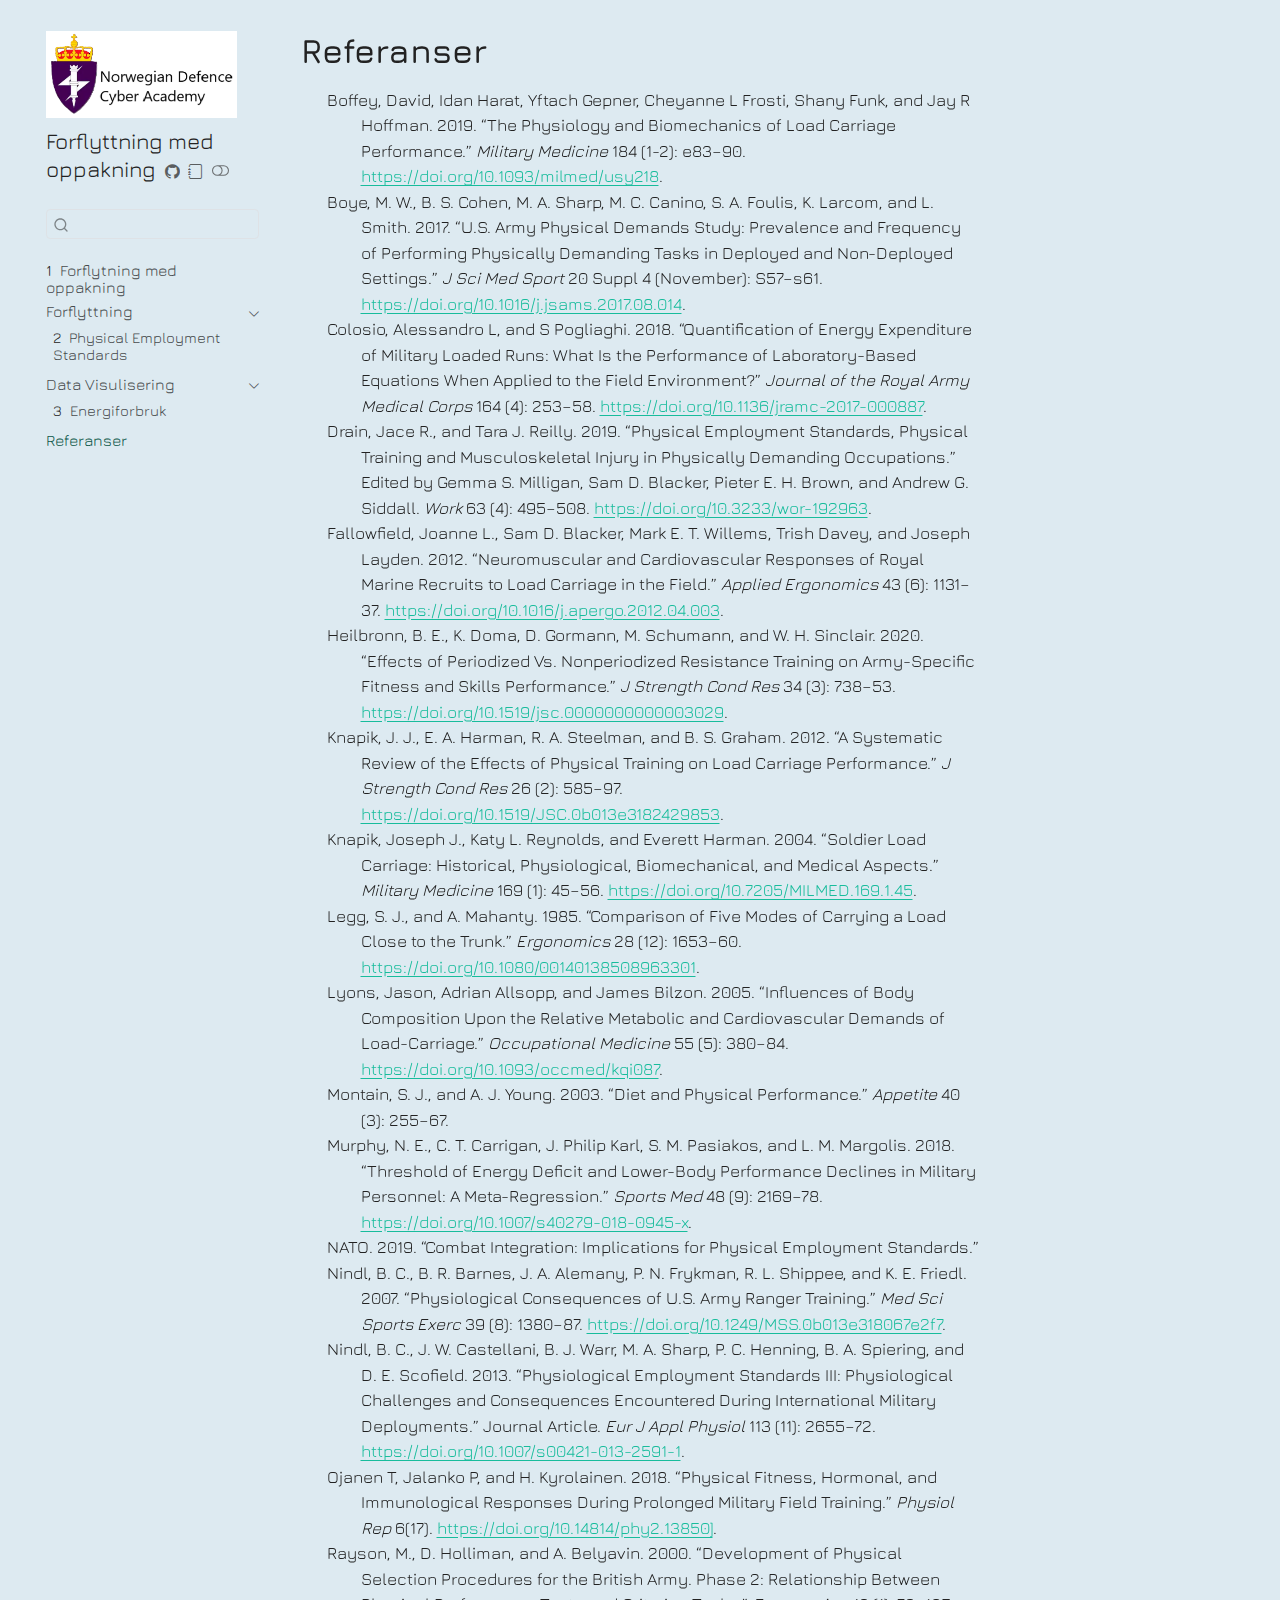
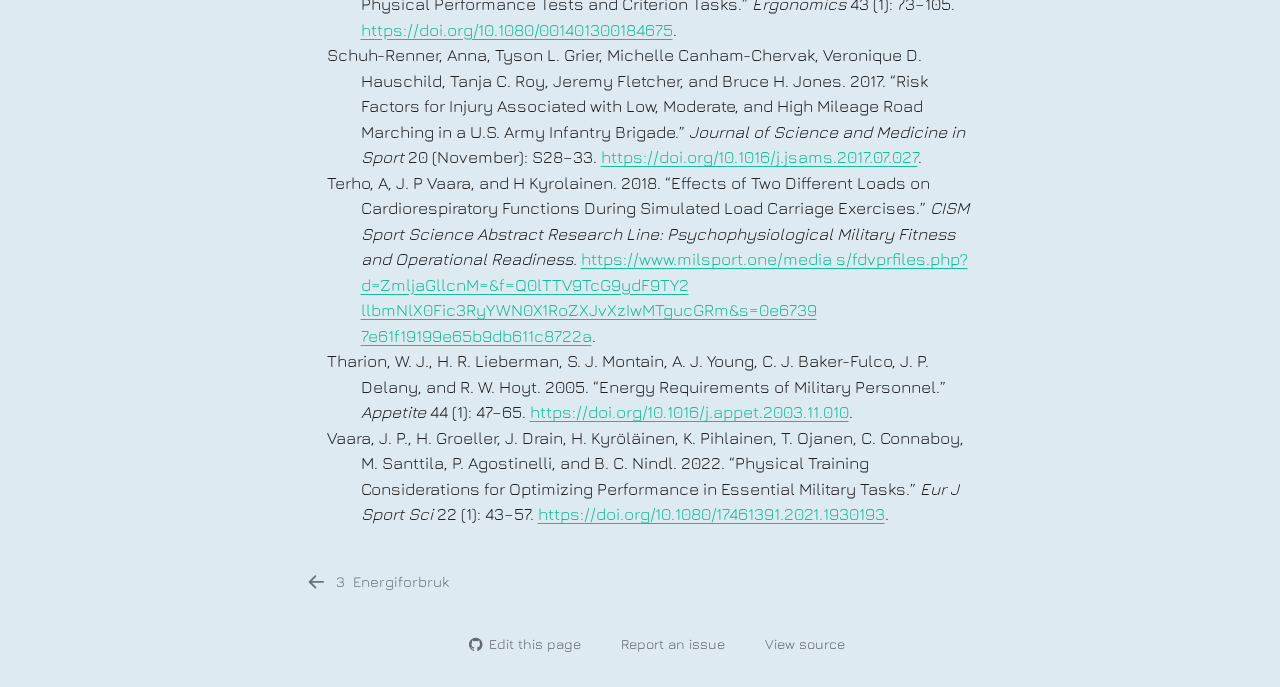
<file: 99-refs.html>
<!DOCTYPE html>
<html xmlns="http://www.w3.org/1999/xhtml" lang="en" xml:lang="en"><head>

<meta charset="utf-8">
<meta name="generator" content="quarto-1.8.25">

<meta name="viewport" content="width=device-width, initial-scale=1.0, user-scalable=yes">


<title>Referanser – Forflyttning med oppakning</title>
<style>
code{white-space: pre-wrap;}
span.smallcaps{font-variant: small-caps;}
div.columns{display: flex; gap: min(4vw, 1.5em);}
div.column{flex: auto; overflow-x: auto;}
div.hanging-indent{margin-left: 1.5em; text-indent: -1.5em;}
ul.task-list{list-style: none;}
ul.task-list li input[type="checkbox"] {
  width: 0.8em;
  margin: 0 0.8em 0.2em -1em; /* quarto-specific, see https://github.com/quarto-dev/quarto-cli/issues/4556 */ 
  vertical-align: middle;
}
/* CSS for citations */
div.csl-bib-body { }
div.csl-entry {
  clear: both;
}
.hanging-indent div.csl-entry {
  margin-left:2em;
  text-indent:-2em;
}
div.csl-left-margin {
  min-width:2em;
  float:left;
}
div.csl-right-inline {
  margin-left:2em;
  padding-left:1em;
}
div.csl-indent {
  margin-left: 2em;
}</style>


<script src="site_libs/quarto-nav/quarto-nav.js"></script>
<script src="site_libs/quarto-nav/headroom.min.js"></script>
<script src="site_libs/clipboard/clipboard.min.js"></script>
<script src="site_libs/quarto-search/autocomplete.umd.js"></script>
<script src="site_libs/quarto-search/fuse.min.js"></script>
<script src="site_libs/quarto-search/quarto-search.js"></script>
<meta name="quarto:offset" content="./">
<link href="./02-data.html" rel="prev">
<script src="site_libs/quarto-html/quarto.js" type="module"></script>
<script src="site_libs/quarto-html/tabsets/tabsets.js" type="module"></script>
<script src="site_libs/quarto-html/axe/axe-check.js" type="module"></script>
<script src="site_libs/quarto-html/popper.min.js"></script>
<script src="site_libs/quarto-html/tippy.umd.min.js"></script>
<script src="site_libs/quarto-html/anchor.min.js"></script>
<link href="site_libs/quarto-html/tippy.css" rel="stylesheet">
<link href="site_libs/quarto-html/quarto-syntax-highlighting-7b89279ff1a6dce999919e0e67d4d9ec.css" rel="stylesheet" class="quarto-color-scheme" id="quarto-text-highlighting-styles">
<link href="site_libs/quarto-html/quarto-syntax-highlighting-dark-707d8167ce6003fca903bfe2be84ab7f.css" rel="stylesheet" class="quarto-color-scheme quarto-color-alternate" id="quarto-text-highlighting-styles">
<link href="site_libs/quarto-html/quarto-syntax-highlighting-7b89279ff1a6dce999919e0e67d4d9ec.css" rel="stylesheet" class="quarto-color-scheme-extra" id="quarto-text-highlighting-styles">
<script src="site_libs/bootstrap/bootstrap.min.js"></script>
<link href="site_libs/bootstrap/bootstrap-icons.css" rel="stylesheet">
<link href="site_libs/bootstrap/bootstrap-9a829fc22ad631a23366cb62cf7abf7e.min.css" rel="stylesheet" append-hash="true" class="quarto-color-scheme" id="quarto-bootstrap" data-mode="light">
<link href="site_libs/bootstrap/bootstrap-dark-90847f3a5739ee6e329bd22687b9eabc.min.css" rel="stylesheet" append-hash="true" class="quarto-color-scheme quarto-color-alternate" id="quarto-bootstrap" data-mode="dark">
<link href="site_libs/bootstrap/bootstrap-9a829fc22ad631a23366cb62cf7abf7e.min.css" rel="stylesheet" append-hash="true" class="quarto-color-scheme-extra" id="quarto-bootstrap" data-mode="light">
<script id="quarto-search-options" type="application/json">{
  "location": "sidebar",
  "copy-button": false,
  "collapse-after": 3,
  "panel-placement": "start",
  "type": "textbox",
  "limit": 50,
  "keyboard-shortcut": [
    "f",
    "/",
    "s"
  ],
  "show-item-context": false,
  "language": {
    "search-no-results-text": "No results",
    "search-matching-documents-text": "matching documents",
    "search-copy-link-title": "Copy link to search",
    "search-hide-matches-text": "Hide additional matches",
    "search-more-match-text": "more match in this document",
    "search-more-matches-text": "more matches in this document",
    "search-clear-button-title": "Clear",
    "search-text-placeholder": "",
    "search-detached-cancel-button-title": "Cancel",
    "search-submit-button-title": "Submit",
    "search-label": "Search"
  }
}</script>


</head>

<body class="nav-sidebar floating quarto-light"><script id="quarto-html-before-body" type="application/javascript">
    const toggleBodyColorMode = (bsSheetEl) => {
      const mode = bsSheetEl.getAttribute("data-mode");
      const bodyEl = window.document.querySelector("body");
      if (mode === "dark") {
        bodyEl.classList.add("quarto-dark");
        bodyEl.classList.remove("quarto-light");
      } else {
        bodyEl.classList.add("quarto-light");
        bodyEl.classList.remove("quarto-dark");
      }
    }
    const toggleBodyColorPrimary = () => {
      const bsSheetEl = window.document.querySelector("link#quarto-bootstrap:not([rel=disabled-stylesheet])");
      if (bsSheetEl) {
        toggleBodyColorMode(bsSheetEl);
      }
    }
    const setColorSchemeToggle = (alternate) => {
      const toggles = window.document.querySelectorAll('.quarto-color-scheme-toggle');
      for (let i=0; i < toggles.length; i++) {
        const toggle = toggles[i];
        if (toggle) {
          if (alternate) {
            toggle.classList.add("alternate");
          } else {
            toggle.classList.remove("alternate");
          }
        }
      }
    };
    const toggleColorMode = (alternate) => {
      // Switch the stylesheets
      const primaryStylesheets = window.document.querySelectorAll('link.quarto-color-scheme:not(.quarto-color-alternate)');
      const alternateStylesheets = window.document.querySelectorAll('link.quarto-color-scheme.quarto-color-alternate');
      manageTransitions('#quarto-margin-sidebar .nav-link', false);
      if (alternate) {
        // note: dark is layered on light, we don't disable primary!
        enableStylesheet(alternateStylesheets);
        for (const sheetNode of alternateStylesheets) {
          if (sheetNode.id === "quarto-bootstrap") {
            toggleBodyColorMode(sheetNode);
          }
        }
      } else {
        disableStylesheet(alternateStylesheets);
        enableStylesheet(primaryStylesheets)
        toggleBodyColorPrimary();
      }
      manageTransitions('#quarto-margin-sidebar .nav-link', true);
      // Switch the toggles
      setColorSchemeToggle(alternate)
      // Hack to workaround the fact that safari doesn't
      // properly recolor the scrollbar when toggling (#1455)
      if (navigator.userAgent.indexOf('Safari') > 0 && navigator.userAgent.indexOf('Chrome') == -1) {
        manageTransitions("body", false);
        window.scrollTo(0, 1);
        setTimeout(() => {
          window.scrollTo(0, 0);
          manageTransitions("body", true);
        }, 40);
      }
    }
    const disableStylesheet = (stylesheets) => {
      for (let i=0; i < stylesheets.length; i++) {
        const stylesheet = stylesheets[i];
        stylesheet.rel = 'disabled-stylesheet';
      }
    }
    const enableStylesheet = (stylesheets) => {
      for (let i=0; i < stylesheets.length; i++) {
        const stylesheet = stylesheets[i];
        if(stylesheet.rel !== 'stylesheet') { // for Chrome, which will still FOUC without this check
          stylesheet.rel = 'stylesheet';
        }
      }
    }
    const manageTransitions = (selector, allowTransitions) => {
      const els = window.document.querySelectorAll(selector);
      for (let i=0; i < els.length; i++) {
        const el = els[i];
        if (allowTransitions) {
          el.classList.remove('notransition');
        } else {
          el.classList.add('notransition');
        }
      }
    }
    const isFileUrl = () => {
      return window.location.protocol === 'file:';
    }
    const hasAlternateSentinel = () => {
      let styleSentinel = getColorSchemeSentinel();
      if (styleSentinel !== null) {
        return styleSentinel === "alternate";
      } else {
        return false;
      }
    }
    const setStyleSentinel = (alternate) => {
      const value = alternate ? "alternate" : "default";
      if (!isFileUrl()) {
        window.localStorage.setItem("quarto-color-scheme", value);
      } else {
        localAlternateSentinel = value;
      }
    }
    const getColorSchemeSentinel = () => {
      if (!isFileUrl()) {
        const storageValue = window.localStorage.getItem("quarto-color-scheme");
        return storageValue != null ? storageValue : localAlternateSentinel;
      } else {
        return localAlternateSentinel;
      }
    }
    const toggleGiscusIfUsed = (isAlternate, darkModeDefault) => {
      const baseTheme = document.querySelector('#giscus-base-theme')?.value ?? 'light';
      const alternateTheme = document.querySelector('#giscus-alt-theme')?.value ?? 'dark';
      let newTheme = '';
      if(authorPrefersDark) {
        newTheme = isAlternate ? baseTheme : alternateTheme;
      } else {
        newTheme = isAlternate ? alternateTheme : baseTheme;
      }
      const changeGiscusTheme = () => {
        // From: https://github.com/giscus/giscus/issues/336
        const sendMessage = (message) => {
          const iframe = document.querySelector('iframe.giscus-frame');
          if (!iframe) return;
          iframe.contentWindow.postMessage({ giscus: message }, 'https://giscus.app');
        }
        sendMessage({
          setConfig: {
            theme: newTheme
          }
        });
      }
      const isGiscussLoaded = window.document.querySelector('iframe.giscus-frame') !== null;
      if (isGiscussLoaded) {
        changeGiscusTheme();
      }
    };
    const authorPrefersDark = false;
    const darkModeDefault = authorPrefersDark;
      document.querySelector('link#quarto-text-highlighting-styles.quarto-color-scheme-extra').rel = 'disabled-stylesheet';
      document.querySelector('link#quarto-bootstrap.quarto-color-scheme-extra').rel = 'disabled-stylesheet';
    let localAlternateSentinel = darkModeDefault ? 'alternate' : 'default';
    // Dark / light mode switch
    window.quartoToggleColorScheme = () => {
      // Read the current dark / light value
      let toAlternate = !hasAlternateSentinel();
      toggleColorMode(toAlternate);
      setStyleSentinel(toAlternate);
      toggleGiscusIfUsed(toAlternate, darkModeDefault);
      window.dispatchEvent(new Event('resize'));
    };
    // Switch to dark mode if need be
    if (hasAlternateSentinel()) {
      toggleColorMode(true);
    } else {
      toggleColorMode(false);
    }
  </script>

<div id="quarto-search-results"></div>
  <header id="quarto-header" class="headroom fixed-top">
  <nav class="quarto-secondary-nav">
    <div class="container-fluid d-flex">
      <button type="button" class="quarto-btn-toggle btn" data-bs-toggle="collapse" role="button" data-bs-target=".quarto-sidebar-collapse-item" aria-controls="quarto-sidebar" aria-expanded="false" aria-label="Toggle sidebar navigation" onclick="if (window.quartoToggleHeadroom) { window.quartoToggleHeadroom(); }">
        <i class="bi bi-layout-text-sidebar-reverse"></i>
      </button>
        <nav class="quarto-page-breadcrumbs" aria-label="breadcrumb"><ol class="breadcrumb"><li class="breadcrumb-item"><a href="./99-refs.html">Referanser</a></li></ol></nav>
        <a class="flex-grow-1" role="navigation" data-bs-toggle="collapse" data-bs-target=".quarto-sidebar-collapse-item" aria-controls="quarto-sidebar" aria-expanded="false" aria-label="Toggle sidebar navigation" onclick="if (window.quartoToggleHeadroom) { window.quartoToggleHeadroom(); }">      
        </a>
      <button type="button" class="btn quarto-search-button" aria-label="Search" onclick="window.quartoOpenSearch();">
        <i class="bi bi-search"></i>
      </button>
    </div>
  </nav>
</header>
<!-- content -->
<div id="quarto-content" class="quarto-container page-columns page-rows-contents page-layout-article">
<!-- sidebar -->
  <nav id="quarto-sidebar" class="sidebar collapse collapse-horizontal quarto-sidebar-collapse-item sidebar-navigation floating overflow-auto">
    <div class="pt-lg-2 mt-2 text-left sidebar-header sidebar-header-stacked">
      <a href="./index.html" class="sidebar-logo-link">
      <img src="./resources\CISK.png" alt="" class="sidebar-logo light-content py-0 d-lg-inline d-none">
      <img src="./resources\CISK.png" alt="" class="sidebar-logo dark-content py-0 d-lg-inline d-none">
      </a>
    <div class="sidebar-title mb-0 py-0">
      <a href="./">Forflyttning med oppakning</a> 
        <div class="sidebar-tools-main tools-wide">
    <a href="https://github.com/sjurjo/mit-load" title="Source Code" class="quarto-navigation-tool px-1" aria-label="Source Code"><i class="bi bi-github"></i></a>
    <a href="./Forflyttning-med-oppakning.epub" title="Download ePub" class="quarto-navigation-tool px-1" aria-label="Download ePub"><i class="bi bi-journal"></i></a>
  <a href="" class="quarto-color-scheme-toggle quarto-navigation-tool  px-1" onclick="window.quartoToggleColorScheme(); return false;" title="Toggle dark mode"><i class="bi"></i></a>
</div>
    </div>
      </div>
        <div class="mt-2 flex-shrink-0 align-items-center">
        <div class="sidebar-search">
        <div id="quarto-search" class="" title="Search"></div>
        </div>
        </div>
    <div class="sidebar-menu-container"> 
    <ul class="list-unstyled mt-1">
        <li class="sidebar-item">
  <div class="sidebar-item-container"> 
  <a href="./index.html" class="sidebar-item-text sidebar-link">
 <span class="menu-text"><span class="chapter-number">1</span>&nbsp; <span class="chapter-title">Forflytning med oppakning</span></span></a>
  </div>
</li>
        <li class="sidebar-item sidebar-item-section">
      <div class="sidebar-item-container"> 
            <a class="sidebar-item-text sidebar-link text-start" data-bs-toggle="collapse" data-bs-target="#quarto-sidebar-section-1" role="navigation" aria-expanded="true">
 <span class="menu-text">Forflyttning</span></a>
          <a class="sidebar-item-toggle text-start" data-bs-toggle="collapse" data-bs-target="#quarto-sidebar-section-1" role="navigation" aria-expanded="true" aria-label="Toggle section">
            <i class="bi bi-chevron-right ms-2"></i>
          </a> 
      </div>
      <ul id="quarto-sidebar-section-1" class="collapse list-unstyled sidebar-section depth1 show">  
          <li class="sidebar-item">
  <div class="sidebar-item-container"> 
  <a href="./01-intro.html" class="sidebar-item-text sidebar-link">
 <span class="menu-text"><span class="chapter-number">2</span>&nbsp; <span class="chapter-title">Physical Employment Standards</span></span></a>
  </div>
</li>
      </ul>
  </li>
        <li class="sidebar-item sidebar-item-section">
      <div class="sidebar-item-container"> 
            <a class="sidebar-item-text sidebar-link text-start" data-bs-toggle="collapse" data-bs-target="#quarto-sidebar-section-2" role="navigation" aria-expanded="true">
 <span class="menu-text">Data Visulisering</span></a>
          <a class="sidebar-item-toggle text-start" data-bs-toggle="collapse" data-bs-target="#quarto-sidebar-section-2" role="navigation" aria-expanded="true" aria-label="Toggle section">
            <i class="bi bi-chevron-right ms-2"></i>
          </a> 
      </div>
      <ul id="quarto-sidebar-section-2" class="collapse list-unstyled sidebar-section depth1 show">  
          <li class="sidebar-item">
  <div class="sidebar-item-container"> 
  <a href="./02-data.html" class="sidebar-item-text sidebar-link">
 <span class="menu-text"><span class="chapter-number">3</span>&nbsp; <span class="chapter-title">Energiforbruk</span></span></a>
  </div>
</li>
      </ul>
  </li>
        <li class="sidebar-item">
  <div class="sidebar-item-container"> 
  <a href="./99-refs.html" class="sidebar-item-text sidebar-link active">
 <span class="menu-text">Referanser</span></a>
  </div>
</li>
    </ul>
    </div>
</nav>
<div id="quarto-sidebar-glass" class="quarto-sidebar-collapse-item" data-bs-toggle="collapse" data-bs-target=".quarto-sidebar-collapse-item"></div>
<!-- margin-sidebar -->
    <div id="quarto-margin-sidebar" class="sidebar margin-sidebar zindex-bottom">
        
    </div>
<!-- main -->
<main class="content" id="quarto-document-content">


<header id="title-block-header" class="quarto-title-block default">
<div class="quarto-title">
<h1 class="title">Referanser</h1>
</div>



<div class="quarto-title-meta">

    
  
    
  </div>
  


</header>






<div id="refs" class="references csl-bib-body hanging-indent" data-entry-spacing="0" role="list">
<div id="ref-boffey_2019" class="csl-entry" role="listitem">
Boffey, David, Idan Harat, Yftach Gepner, Cheyanne L Frosti, Shany Funk,
and Jay R Hoffman. 2019. <span>“The <span>Physiology</span> and
<span>Biomechanics</span> of <span>Load</span> <span>Carriage</span>
<span>Performance</span>.”</span> <em>Military Medicine</em> 184 (1-2):
e83–90. <a href="https://doi.org/10.1093/milmed/usy218">https://doi.org/10.1093/milmed/usy218</a>.
</div>
<div id="ref-boye_2017" class="csl-entry" role="listitem">
Boye, M. W., B. S. Cohen, M. A. Sharp, M. C. Canino, S. A. Foulis, K.
Larcom, and L. Smith. 2017. <span>“U.<span>S</span>. <span>Army</span>
Physical Demands Study: <span>Prevalence</span> and Frequency of
Performing Physically Demanding Tasks in Deployed and Non-Deployed
Settings.”</span> <em>J Sci Med Sport</em> 20 Suppl 4 (November):
S57–s61. <a href="https://doi.org/10.1016/j.jsams.2017.08.014">https://doi.org/10.1016/j.jsams.2017.08.014</a>.
</div>
<div id="ref-colosio_2018" class="csl-entry" role="listitem">
Colosio, Alessandro L, and S Pogliaghi. 2018. <span>“Quantification of
Energy Expenditure of Military Loaded Runs: What Is the Performance of
Laboratory-Based Equations When Applied to the Field
Environment?”</span> <em>Journal of the Royal Army Medical Corps</em>
164 (4): 253–58. <a href="https://doi.org/10.1136/jramc-2017-000887">https://doi.org/10.1136/jramc-2017-000887</a>.
</div>
<div id="ref-drain_2019" class="csl-entry" role="listitem">
Drain, Jace R., and Tara J. Reilly. 2019. <span>“Physical Employment
Standards, Physical Training and Musculoskeletal Injury in Physically
Demanding Occupations.”</span> Edited by Gemma S. Milligan, Sam D.
Blacker, Pieter E. H. Brown, and Andrew G. Siddall. <em>Work</em> 63
(4): 495–508. <a href="https://doi.org/10.3233/wor-192963">https://doi.org/10.3233/wor-192963</a>.
</div>
<div id="ref-fallowfield_2012" class="csl-entry" role="listitem">
Fallowfield, Joanne L., Sam D. Blacker, Mark E. T. Willems, Trish Davey,
and Joseph Layden. 2012. <span>“Neuromuscular and Cardiovascular
Responses of <span>Royal</span> <span>Marine</span> Recruits to Load
Carriage in the Field.”</span> <em>Applied Ergonomics</em> 43 (6):
1131–37. <a href="https://doi.org/10.1016/j.apergo.2012.04.003">https://doi.org/10.1016/j.apergo.2012.04.003</a>.
</div>
<div id="ref-heilbronn_2020" class="csl-entry" role="listitem">
Heilbronn, B. E., K. Doma, D. Gormann, M. Schumann, and W. H. Sinclair.
2020. <span>“Effects of <span>Periodized</span> Vs.
<span>Nonperiodized</span> <span>Resistance</span> <span>Training</span>
on <span>Army</span>-<span>Specific</span> <span>Fitness</span> and
<span>Skills</span> <span>Performance</span>.”</span> <em>J Strength
Cond Res</em> 34 (3): 738–53. <a href="https://doi.org/10.1519/jsc.0000000000003029">https://doi.org/10.1519/jsc.0000000000003029</a>.
</div>
<div id="ref-knapik_2012" class="csl-entry" role="listitem">
Knapik, J. J., E. A. Harman, R. A. Steelman, and B. S. Graham. 2012.
<span>“A Systematic Review of the Effects of Physical Training on Load
Carriage Performance.”</span> <em>J Strength Cond Res</em> 26 (2):
585–97. <a href="https://doi.org/10.1519/JSC.0b013e3182429853">https://doi.org/10.1519/JSC.0b013e3182429853</a>.
</div>
<div id="ref-knapik_2004" class="csl-entry" role="listitem">
Knapik, Joseph J., Katy L. Reynolds, and Everett Harman. 2004.
<span>“Soldier <span>Load</span> <span>Carriage</span>:
<span>Historical</span>, <span>Physiological</span>,
<span>Biomechanical</span>, and <span>Medical</span>
<span>Aspects</span>.”</span> <em>Military Medicine</em> 169 (1): 45–56.
<a href="https://doi.org/10.7205/MILMED.169.1.45">https://doi.org/10.7205/MILMED.169.1.45</a>.
</div>
<div id="ref-legg_1985" class="csl-entry" role="listitem">
Legg, S. J., and A. Mahanty. 1985. <span>“Comparison of Five Modes of
Carrying a Load Close to the Trunk.”</span> <em>Ergonomics</em> 28 (12):
1653–60. <a href="https://doi.org/10.1080/00140138508963301">https://doi.org/10.1080/00140138508963301</a>.
</div>
<div id="ref-lyons_2005" class="csl-entry" role="listitem">
Lyons, Jason, Adrian Allsopp, and James Bilzon. 2005. <span>“Influences
of Body Composition Upon the Relative Metabolic and Cardiovascular
Demands of Load-Carriage.”</span> <em>Occupational Medicine</em> 55 (5):
380–84. <a href="https://doi.org/10.1093/occmed/kqi087">https://doi.org/10.1093/occmed/kqi087</a>.
</div>
<div id="ref-montain_2003" class="csl-entry" role="listitem">
Montain, S. J., and A. J. Young. 2003. <span>“Diet and Physical
Performance.”</span> <em>Appetite</em> 40 (3): 255–67.
</div>
<div id="ref-murphy_2018" class="csl-entry" role="listitem">
Murphy, N. E., C. T. Carrigan, J. Philip Karl, S. M. Pasiakos, and L. M.
Margolis. 2018. <span>“Threshold of <span>Energy</span>
<span>Deficit</span> and <span>Lower</span>-<span>Body</span>
<span>Performance</span> <span>Declines</span> in <span>Military</span>
<span>Personnel</span>: <span>A</span>
<span>Meta</span>-<span>Regression</span>.”</span> <em>Sports Med</em>
48 (9): 2169–78. <a href="https://doi.org/10.1007/s40279-018-0945-x">https://doi.org/10.1007/s40279-018-0945-x</a>.
</div>
<div id="ref-nato_2019" class="csl-entry" role="listitem">
NATO. 2019. <span>“Combat <span>Integration</span>:
<span>Implications</span> for <span>Physical</span>
<span>Employment</span> <span>Standards</span>.”</span>
</div>
<div id="ref-nindl_2007" class="csl-entry" role="listitem">
Nindl, B. C., B. R. Barnes, J. A. Alemany, P. N. Frykman, R. L. Shippee,
and K. E. Friedl. 2007. <span>“Physiological Consequences of
<span>U</span>.<span>S</span>. <span>Army</span> <span>Ranger</span>
Training.”</span> <em>Med Sci Sports Exerc</em> 39 (8): 1380–87. <a href="https://doi.org/10.1249/MSS.0b013e318067e2f7">https://doi.org/10.1249/MSS.0b013e318067e2f7</a>.
</div>
<div id="ref-nindl_2013" class="csl-entry" role="listitem">
Nindl, B. C., J. W. Castellani, B. J. Warr, M. A. Sharp, P. C. Henning,
B. A. Spiering, and D. E. Scofield. 2013. <span>“Physiological
Employment Standards III: Physiological Challenges and Consequences
Encountered During International Military Deployments.”</span> Journal
Article. <em>Eur J Appl Physiol</em> 113 (11): 2655–72. <a href="https://doi.org/10.1007/s00421-013-2591-1">https://doi.org/10.1007/s00421-013-2591-1</a>.
</div>
<div id="ref-ojanen_2018" class="csl-entry" role="listitem">
Ojanen T, Jalanko P, and H. Kyrolainen. 2018. <span>“Physical Fitness,
Hormonal, and Immunological Responses During Prolonged Military Field
Training.”</span> <em>Physiol Rep</em> 6(17). <a href="https://doi.org/10.14814/phy2.13850]">https://doi.org/10.14814/phy2.13850]</a>.
</div>
<div id="ref-rayson_2000" class="csl-entry" role="listitem">
Rayson, M., D. Holliman, and A. Belyavin. 2000. <span>“Development of
Physical Selection Procedures for the <span>British</span>
<span>Army</span>. <span>Phase</span> 2: <span>Relationship</span>
Between Physical Performance Tests and Criterion Tasks.”</span>
<em>Ergonomics</em> 43 (1): 73–105. <a href="https://doi.org/10.1080/001401300184675">https://doi.org/10.1080/001401300184675</a>.
</div>
<div id="ref-schuh-renner_2017" class="csl-entry" role="listitem">
Schuh-Renner, Anna, Tyson L. Grier, Michelle Canham-Chervak, Veronique
D. Hauschild, Tanja C. Roy, Jeremy Fletcher, and Bruce H. Jones. 2017.
<span>“Risk Factors for Injury Associated with Low, Moderate, and High
Mileage Road Marching in a <span>U</span>.<span>S</span>.
<span>Army</span> Infantry Brigade.”</span> <em>Journal of Science and
Medicine in Sport</em> 20 (November): S28–33. <a href="https://doi.org/10.1016/j.jsams.2017.07.027">https://doi.org/10.1016/j.jsams.2017.07.027</a>.
</div>
<div id="ref-terho_2018" class="csl-entry" role="listitem">
Terho, A, J. P Vaara, and H Kyrolainen. 2018. <span>“Effects of Two
Different Loads on Cardiorespiratory Functions During Simulated Load
Carriage Exercises.”</span> <em>CISM Sport Science Abstract Research
Line: Psychophysiological Military Fitness and Operational
Readiness.</em> <a href="https://www.milsport.one/media s/fdvprfiles.php?d=ZmljaGllcnM=&amp;f=Q0lTTV9TcG9ydF9TY2 llbmNlX0Fic3RyYWN0X1RoZXJvXzIwMTgucGRm&amp;s=0e6739 7e61f19199e65b9db611c8722a">https://www.milsport.one/media
s/fdvprfiles.php?d=ZmljaGllcnM=&amp;f=Q0lTTV9TcG9ydF9TY2
llbmNlX0Fic3RyYWN0X1RoZXJvXzIwMTgucGRm&amp;s=0e6739
7e61f19199e65b9db611c8722a</a>.
</div>
<div id="ref-tharion_2005" class="csl-entry" role="listitem">
Tharion, W. J., H. R. Lieberman, S. J. Montain, A. J. Young, C. J.
Baker-Fulco, J. P. Delany, and R. W. Hoyt. 2005. <span>“Energy
Requirements of Military Personnel.”</span> <em>Appetite</em> 44 (1):
47–65. <a href="https://doi.org/10.1016/j.appet.2003.11.010">https://doi.org/10.1016/j.appet.2003.11.010</a>.
</div>
<div id="ref-vaara_2022" class="csl-entry" role="listitem">
Vaara, J. P., H. Groeller, J. Drain, H. Kyröläinen, K. Pihlainen, T.
Ojanen, C. Connaboy, M. Santtila, P. Agostinelli, and B. C. Nindl. 2022.
<span>“Physical Training Considerations for Optimizing Performance in
Essential Military Tasks.”</span> <em>Eur J Sport Sci</em> 22 (1):
43–57. <a href="https://doi.org/10.1080/17461391.2021.1930193">https://doi.org/10.1080/17461391.2021.1930193</a>.
</div>
</div></main> <!-- /main -->
<script id="quarto-html-after-body" type="application/javascript">
  window.document.addEventListener("DOMContentLoaded", function (event) {
    // Ensure there is a toggle, if there isn't float one in the top right
    if (window.document.querySelector('.quarto-color-scheme-toggle') === null) {
      const a = window.document.createElement('a');
      a.classList.add('top-right');
      a.classList.add('quarto-color-scheme-toggle');
      a.href = "";
      a.onclick = function() { try { window.quartoToggleColorScheme(); } catch {} return false; };
      const i = window.document.createElement("i");
      i.classList.add('bi');
      a.appendChild(i);
      window.document.body.appendChild(a);
    }
    setColorSchemeToggle(hasAlternateSentinel())
    const icon = "";
    const anchorJS = new window.AnchorJS();
    anchorJS.options = {
      placement: 'right',
      icon: icon
    };
    anchorJS.add('.anchored');
    const isCodeAnnotation = (el) => {
      for (const clz of el.classList) {
        if (clz.startsWith('code-annotation-')) {                     
          return true;
        }
      }
      return false;
    }
    const onCopySuccess = function(e) {
      // button target
      const button = e.trigger;
      // don't keep focus
      button.blur();
      // flash "checked"
      button.classList.add('code-copy-button-checked');
      var currentTitle = button.getAttribute("title");
      button.setAttribute("title", "Copied!");
      let tooltip;
      if (window.bootstrap) {
        button.setAttribute("data-bs-toggle", "tooltip");
        button.setAttribute("data-bs-placement", "left");
        button.setAttribute("data-bs-title", "Copied!");
        tooltip = new bootstrap.Tooltip(button, 
          { trigger: "manual", 
            customClass: "code-copy-button-tooltip",
            offset: [0, -8]});
        tooltip.show();    
      }
      setTimeout(function() {
        if (tooltip) {
          tooltip.hide();
          button.removeAttribute("data-bs-title");
          button.removeAttribute("data-bs-toggle");
          button.removeAttribute("data-bs-placement");
        }
        button.setAttribute("title", currentTitle);
        button.classList.remove('code-copy-button-checked');
      }, 1000);
      // clear code selection
      e.clearSelection();
    }
    const getTextToCopy = function(trigger) {
      const outerScaffold = trigger.parentElement.cloneNode(true);
      const codeEl = outerScaffold.querySelector('code');
      for (const childEl of codeEl.children) {
        if (isCodeAnnotation(childEl)) {
          childEl.remove();
        }
      }
      return codeEl.innerText;
    }
    const clipboard = new window.ClipboardJS('.code-copy-button:not([data-in-quarto-modal])', {
      text: getTextToCopy
    });
    clipboard.on('success', onCopySuccess);
    if (window.document.getElementById('quarto-embedded-source-code-modal')) {
      const clipboardModal = new window.ClipboardJS('.code-copy-button[data-in-quarto-modal]', {
        text: getTextToCopy,
        container: window.document.getElementById('quarto-embedded-source-code-modal')
      });
      clipboardModal.on('success', onCopySuccess);
    }
      var localhostRegex = new RegExp(/^(?:http|https):\/\/localhost\:?[0-9]*\//);
      var mailtoRegex = new RegExp(/^mailto:/);
        var filterRegex = new RegExp('/' + window.location.host + '/');
      var isInternal = (href) => {
          return filterRegex.test(href) || localhostRegex.test(href) || mailtoRegex.test(href);
      }
      // Inspect non-navigation links and adorn them if external
     var links = window.document.querySelectorAll('a[href]:not(.nav-link):not(.navbar-brand):not(.toc-action):not(.sidebar-link):not(.sidebar-item-toggle):not(.pagination-link):not(.no-external):not([aria-hidden]):not(.dropdown-item):not(.quarto-navigation-tool):not(.about-link)');
      for (var i=0; i<links.length; i++) {
        const link = links[i];
        if (!isInternal(link.href)) {
          // undo the damage that might have been done by quarto-nav.js in the case of
          // links that we want to consider external
          if (link.dataset.originalHref !== undefined) {
            link.href = link.dataset.originalHref;
          }
        }
      }
    function tippyHover(el, contentFn, onTriggerFn, onUntriggerFn) {
      const config = {
        allowHTML: true,
        maxWidth: 500,
        delay: 100,
        arrow: false,
        appendTo: function(el) {
            return el.parentElement;
        },
        interactive: true,
        interactiveBorder: 10,
        theme: 'quarto',
        placement: 'bottom-start',
      };
      if (contentFn) {
        config.content = contentFn;
      }
      if (onTriggerFn) {
        config.onTrigger = onTriggerFn;
      }
      if (onUntriggerFn) {
        config.onUntrigger = onUntriggerFn;
      }
      window.tippy(el, config); 
    }
    const xrefs = window.document.querySelectorAll('a.quarto-xref');
    const processXRef = (id, note) => {
      // Strip column container classes
      const stripColumnClz = (el) => {
        el.classList.remove("page-full", "page-columns");
        if (el.children) {
          for (const child of el.children) {
            stripColumnClz(child);
          }
        }
      }
      stripColumnClz(note)
      if (id === null || id.startsWith('sec-')) {
        // Special case sections, only their first couple elements
        const container = document.createElement("div");
        if (note.children && note.children.length > 2) {
          container.appendChild(note.children[0].cloneNode(true));
          for (let i = 1; i < note.children.length; i++) {
            const child = note.children[i];
            if (child.tagName === "P" && child.innerText === "") {
              continue;
            } else {
              container.appendChild(child.cloneNode(true));
              break;
            }
          }
          if (window.Quarto?.typesetMath) {
            window.Quarto.typesetMath(container);
          }
          return container.innerHTML
        } else {
          if (window.Quarto?.typesetMath) {
            window.Quarto.typesetMath(note);
          }
          return note.innerHTML;
        }
      } else {
        // Remove any anchor links if they are present
        const anchorLink = note.querySelector('a.anchorjs-link');
        if (anchorLink) {
          anchorLink.remove();
        }
        if (window.Quarto?.typesetMath) {
          window.Quarto.typesetMath(note);
        }
        if (note.classList.contains("callout")) {
          return note.outerHTML;
        } else {
          return note.innerHTML;
        }
      }
    }
    for (var i=0; i<xrefs.length; i++) {
      const xref = xrefs[i];
      tippyHover(xref, undefined, function(instance) {
        instance.disable();
        let url = xref.getAttribute('href');
        let hash = undefined; 
        if (url.startsWith('#')) {
          hash = url;
        } else {
          try { hash = new URL(url).hash; } catch {}
        }
        if (hash) {
          const id = hash.replace(/^#\/?/, "");
          const note = window.document.getElementById(id);
          if (note !== null) {
            try {
              const html = processXRef(id, note.cloneNode(true));
              instance.setContent(html);
            } finally {
              instance.enable();
              instance.show();
            }
          } else {
            // See if we can fetch this
            fetch(url.split('#')[0])
            .then(res => res.text())
            .then(html => {
              const parser = new DOMParser();
              const htmlDoc = parser.parseFromString(html, "text/html");
              const note = htmlDoc.getElementById(id);
              if (note !== null) {
                const html = processXRef(id, note);
                instance.setContent(html);
              } 
            }).finally(() => {
              instance.enable();
              instance.show();
            });
          }
        } else {
          // See if we can fetch a full url (with no hash to target)
          // This is a special case and we should probably do some content thinning / targeting
          fetch(url)
          .then(res => res.text())
          .then(html => {
            const parser = new DOMParser();
            const htmlDoc = parser.parseFromString(html, "text/html");
            const note = htmlDoc.querySelector('main.content');
            if (note !== null) {
              // This should only happen for chapter cross references
              // (since there is no id in the URL)
              // remove the first header
              if (note.children.length > 0 && note.children[0].tagName === "HEADER") {
                note.children[0].remove();
              }
              const html = processXRef(null, note);
              instance.setContent(html);
            } 
          }).finally(() => {
            instance.enable();
            instance.show();
          });
        }
      }, function(instance) {
      });
    }
        let selectedAnnoteEl;
        const selectorForAnnotation = ( cell, annotation) => {
          let cellAttr = 'data-code-cell="' + cell + '"';
          let lineAttr = 'data-code-annotation="' +  annotation + '"';
          const selector = 'span[' + cellAttr + '][' + lineAttr + ']';
          return selector;
        }
        const selectCodeLines = (annoteEl) => {
          const doc = window.document;
          const targetCell = annoteEl.getAttribute("data-target-cell");
          const targetAnnotation = annoteEl.getAttribute("data-target-annotation");
          const annoteSpan = window.document.querySelector(selectorForAnnotation(targetCell, targetAnnotation));
          const lines = annoteSpan.getAttribute("data-code-lines").split(",");
          const lineIds = lines.map((line) => {
            return targetCell + "-" + line;
          })
          let top = null;
          let height = null;
          let parent = null;
          if (lineIds.length > 0) {
              //compute the position of the single el (top and bottom and make a div)
              const el = window.document.getElementById(lineIds[0]);
              top = el.offsetTop;
              height = el.offsetHeight;
              parent = el.parentElement.parentElement;
            if (lineIds.length > 1) {
              const lastEl = window.document.getElementById(lineIds[lineIds.length - 1]);
              const bottom = lastEl.offsetTop + lastEl.offsetHeight;
              height = bottom - top;
            }
            if (top !== null && height !== null && parent !== null) {
              // cook up a div (if necessary) and position it 
              let div = window.document.getElementById("code-annotation-line-highlight");
              if (div === null) {
                div = window.document.createElement("div");
                div.setAttribute("id", "code-annotation-line-highlight");
                div.style.position = 'absolute';
                parent.appendChild(div);
              }
              div.style.top = top - 2 + "px";
              div.style.height = height + 4 + "px";
              div.style.left = 0;
              let gutterDiv = window.document.getElementById("code-annotation-line-highlight-gutter");
              if (gutterDiv === null) {
                gutterDiv = window.document.createElement("div");
                gutterDiv.setAttribute("id", "code-annotation-line-highlight-gutter");
                gutterDiv.style.position = 'absolute';
                const codeCell = window.document.getElementById(targetCell);
                const gutter = codeCell.querySelector('.code-annotation-gutter');
                gutter.appendChild(gutterDiv);
              }
              gutterDiv.style.top = top - 2 + "px";
              gutterDiv.style.height = height + 4 + "px";
            }
            selectedAnnoteEl = annoteEl;
          }
        };
        const unselectCodeLines = () => {
          const elementsIds = ["code-annotation-line-highlight", "code-annotation-line-highlight-gutter"];
          elementsIds.forEach((elId) => {
            const div = window.document.getElementById(elId);
            if (div) {
              div.remove();
            }
          });
          selectedAnnoteEl = undefined;
        };
          // Handle positioning of the toggle
      window.addEventListener(
        "resize",
        throttle(() => {
          elRect = undefined;
          if (selectedAnnoteEl) {
            selectCodeLines(selectedAnnoteEl);
          }
        }, 10)
      );
      function throttle(fn, ms) {
      let throttle = false;
      let timer;
        return (...args) => {
          if(!throttle) { // first call gets through
              fn.apply(this, args);
              throttle = true;
          } else { // all the others get throttled
              if(timer) clearTimeout(timer); // cancel #2
              timer = setTimeout(() => {
                fn.apply(this, args);
                timer = throttle = false;
              }, ms);
          }
        };
      }
        // Attach click handler to the DT
        const annoteDls = window.document.querySelectorAll('dt[data-target-cell]');
        for (const annoteDlNode of annoteDls) {
          annoteDlNode.addEventListener('click', (event) => {
            const clickedEl = event.target;
            if (clickedEl !== selectedAnnoteEl) {
              unselectCodeLines();
              const activeEl = window.document.querySelector('dt[data-target-cell].code-annotation-active');
              if (activeEl) {
                activeEl.classList.remove('code-annotation-active');
              }
              selectCodeLines(clickedEl);
              clickedEl.classList.add('code-annotation-active');
            } else {
              // Unselect the line
              unselectCodeLines();
              clickedEl.classList.remove('code-annotation-active');
            }
          });
        }
    const findCites = (el) => {
      const parentEl = el.parentElement;
      if (parentEl) {
        const cites = parentEl.dataset.cites;
        if (cites) {
          return {
            el,
            cites: cites.split(' ')
          };
        } else {
          return findCites(el.parentElement)
        }
      } else {
        return undefined;
      }
    };
    var bibliorefs = window.document.querySelectorAll('a[role="doc-biblioref"]');
    for (var i=0; i<bibliorefs.length; i++) {
      const ref = bibliorefs[i];
      const citeInfo = findCites(ref);
      if (citeInfo) {
        tippyHover(citeInfo.el, function() {
          var popup = window.document.createElement('div');
          citeInfo.cites.forEach(function(cite) {
            var citeDiv = window.document.createElement('div');
            citeDiv.classList.add('hanging-indent');
            citeDiv.classList.add('csl-entry');
            var biblioDiv = window.document.getElementById('ref-' + cite);
            if (biblioDiv) {
              citeDiv.innerHTML = biblioDiv.innerHTML;
            }
            popup.appendChild(citeDiv);
          });
          return popup.innerHTML;
        });
      }
    }
  });
  </script>
<nav class="page-navigation">
  <div class="nav-page nav-page-previous">
      <a href="./02-data.html" class="pagination-link" aria-label="Energiforbruk">
        <i class="bi bi-arrow-left-short"></i> <span class="nav-page-text"><span class="chapter-number">3</span>&nbsp; <span class="chapter-title">Energiforbruk</span></span>
      </a>          
  </div>
  <div class="nav-page nav-page-next">
  </div>
</nav>
</div> <!-- /content -->




<footer class="footer"><div class="nav-footer"><div class="nav-footer-center"><div class="toc-actions"><ul><li><a href="https://github.com/sjurjo/mit-load/edit/master/99-refs.qmd" class="toc-action"><i class="bi bi-github"></i>Edit this page</a></li><li><a href="https://github.com/sjurjo/mit-load/issues/new" class="toc-action"><i class="bi empty"></i>Report an issue</a></li><li><a href="https://github.com/sjurjo/mit-load/blob/master/99-refs.qmd" class="toc-action"><i class="bi empty"></i>View source</a></li></ul></div></div></div></footer></body></html>
</file>
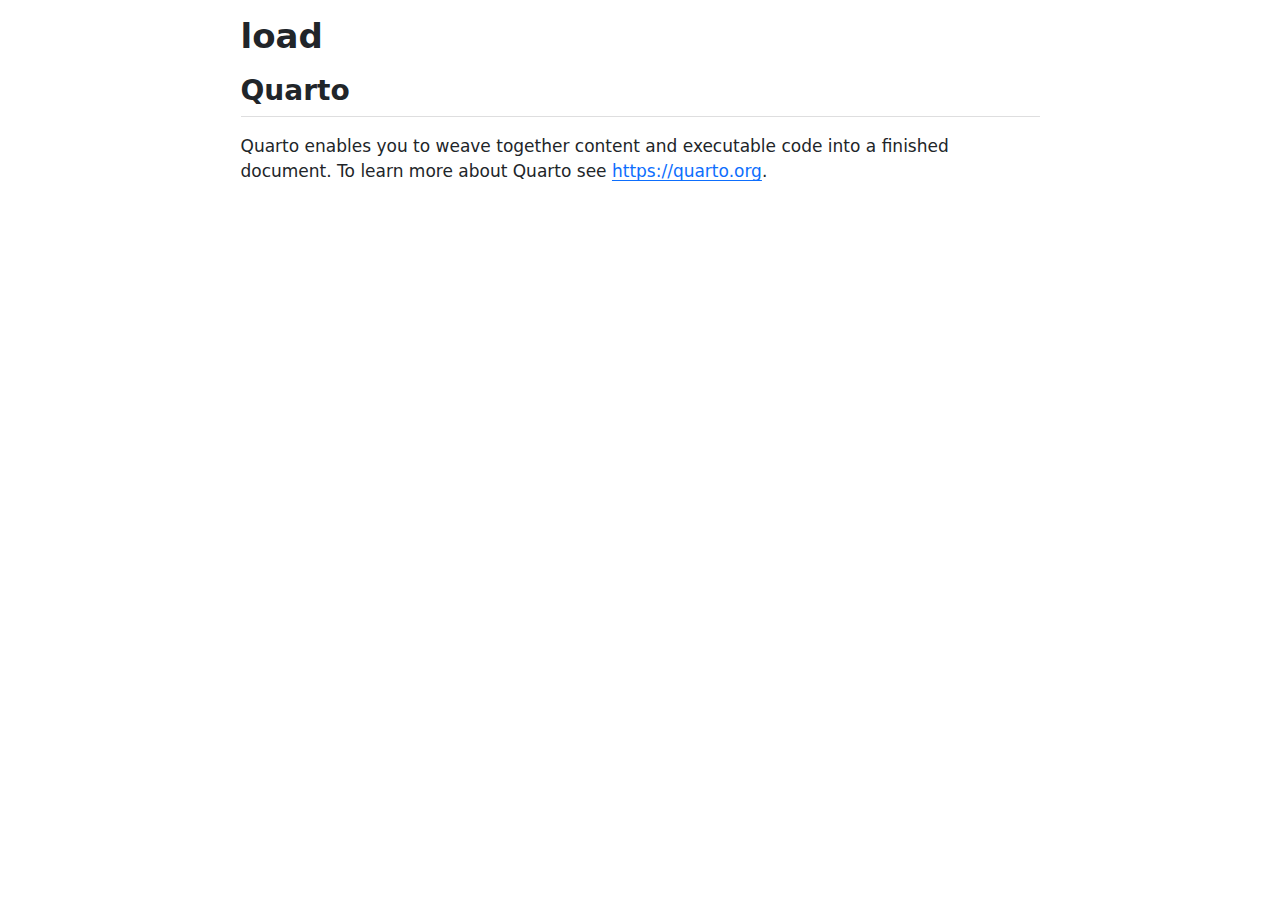
<file: load.html>
<!DOCTYPE html>
<html xmlns="http://www.w3.org/1999/xhtml" lang="en" xml:lang="en"><head>

<meta charset="utf-8">
<meta name="generator" content="quarto-1.7.32">

<meta name="viewport" content="width=device-width, initial-scale=1.0, user-scalable=yes">


<title>load</title>
<style>
code{white-space: pre-wrap;}
span.smallcaps{font-variant: small-caps;}
div.columns{display: flex; gap: min(4vw, 1.5em);}
div.column{flex: auto; overflow-x: auto;}
div.hanging-indent{margin-left: 1.5em; text-indent: -1.5em;}
ul.task-list{list-style: none;}
ul.task-list li input[type="checkbox"] {
  width: 0.8em;
  margin: 0 0.8em 0.2em -1em; /* quarto-specific, see https://github.com/quarto-dev/quarto-cli/issues/4556 */ 
  vertical-align: middle;
}
</style>


<script src="load_files/libs/clipboard/clipboard.min.js"></script>
<script src="load_files/libs/quarto-html/quarto.js" type="module"></script>
<script src="load_files/libs/quarto-html/tabsets/tabsets.js" type="module"></script>
<script src="load_files/libs/quarto-html/popper.min.js"></script>
<script src="load_files/libs/quarto-html/tippy.umd.min.js"></script>
<script src="load_files/libs/quarto-html/anchor.min.js"></script>
<link href="load_files/libs/quarto-html/tippy.css" rel="stylesheet">
<link href="load_files/libs/quarto-html/quarto-syntax-highlighting-37eea08aefeeee20ff55810ff984fec1.css" rel="stylesheet" id="quarto-text-highlighting-styles">
<script src="load_files/libs/bootstrap/bootstrap.min.js"></script>
<link href="load_files/libs/bootstrap/bootstrap-icons.css" rel="stylesheet">
<link href="load_files/libs/bootstrap/bootstrap-bb462d781dde1847d9e3ccf7736099dd.min.css" rel="stylesheet" append-hash="true" id="quarto-bootstrap" data-mode="light">


</head>

<body class="fullcontent quarto-light">

<div id="quarto-content" class="page-columns page-rows-contents page-layout-article">

<main class="content" id="quarto-document-content">

<header id="title-block-header" class="quarto-title-block default">
<div class="quarto-title">
<h1 class="title">load</h1>
</div>



<div class="quarto-title-meta">

    
  
    
  </div>
  


</header>


<section id="quarto" class="level2">
<h2 class="anchored" data-anchor-id="quarto">Quarto</h2>
<p>Quarto enables you to weave together content and executable code into a finished document. To learn more about Quarto see <a href="https://quarto.org" class="uri">https://quarto.org</a>.</p>
</section>

</main>
<!-- /main column -->
<script id="quarto-html-after-body" type="application/javascript">
  window.document.addEventListener("DOMContentLoaded", function (event) {
    const icon = "";
    const anchorJS = new window.AnchorJS();
    anchorJS.options = {
      placement: 'right',
      icon: icon
    };
    anchorJS.add('.anchored');
    const isCodeAnnotation = (el) => {
      for (const clz of el.classList) {
        if (clz.startsWith('code-annotation-')) {                     
          return true;
        }
      }
      return false;
    }
    const onCopySuccess = function(e) {
      // button target
      const button = e.trigger;
      // don't keep focus
      button.blur();
      // flash "checked"
      button.classList.add('code-copy-button-checked');
      var currentTitle = button.getAttribute("title");
      button.setAttribute("title", "Copied!");
      let tooltip;
      if (window.bootstrap) {
        button.setAttribute("data-bs-toggle", "tooltip");
        button.setAttribute("data-bs-placement", "left");
        button.setAttribute("data-bs-title", "Copied!");
        tooltip = new bootstrap.Tooltip(button, 
          { trigger: "manual", 
            customClass: "code-copy-button-tooltip",
            offset: [0, -8]});
        tooltip.show();    
      }
      setTimeout(function() {
        if (tooltip) {
          tooltip.hide();
          button.removeAttribute("data-bs-title");
          button.removeAttribute("data-bs-toggle");
          button.removeAttribute("data-bs-placement");
        }
        button.setAttribute("title", currentTitle);
        button.classList.remove('code-copy-button-checked');
      }, 1000);
      // clear code selection
      e.clearSelection();
    }
    const getTextToCopy = function(trigger) {
        const codeEl = trigger.previousElementSibling.cloneNode(true);
        for (const childEl of codeEl.children) {
          if (isCodeAnnotation(childEl)) {
            childEl.remove();
          }
        }
        return codeEl.innerText;
    }
    const clipboard = new window.ClipboardJS('.code-copy-button:not([data-in-quarto-modal])', {
      text: getTextToCopy
    });
    clipboard.on('success', onCopySuccess);
    if (window.document.getElementById('quarto-embedded-source-code-modal')) {
      const clipboardModal = new window.ClipboardJS('.code-copy-button[data-in-quarto-modal]', {
        text: getTextToCopy,
        container: window.document.getElementById('quarto-embedded-source-code-modal')
      });
      clipboardModal.on('success', onCopySuccess);
    }
      var localhostRegex = new RegExp(/^(?:http|https):\/\/localhost\:?[0-9]*\//);
      var mailtoRegex = new RegExp(/^mailto:/);
        var filterRegex = new RegExp('/' + window.location.host + '/');
      var isInternal = (href) => {
          return filterRegex.test(href) || localhostRegex.test(href) || mailtoRegex.test(href);
      }
      // Inspect non-navigation links and adorn them if external
     var links = window.document.querySelectorAll('a[href]:not(.nav-link):not(.navbar-brand):not(.toc-action):not(.sidebar-link):not(.sidebar-item-toggle):not(.pagination-link):not(.no-external):not([aria-hidden]):not(.dropdown-item):not(.quarto-navigation-tool):not(.about-link)');
      for (var i=0; i<links.length; i++) {
        const link = links[i];
        if (!isInternal(link.href)) {
          // undo the damage that might have been done by quarto-nav.js in the case of
          // links that we want to consider external
          if (link.dataset.originalHref !== undefined) {
            link.href = link.dataset.originalHref;
          }
        }
      }
    function tippyHover(el, contentFn, onTriggerFn, onUntriggerFn) {
      const config = {
        allowHTML: true,
        maxWidth: 500,
        delay: 100,
        arrow: false,
        appendTo: function(el) {
            return el.parentElement;
        },
        interactive: true,
        interactiveBorder: 10,
        theme: 'quarto',
        placement: 'bottom-start',
      };
      if (contentFn) {
        config.content = contentFn;
      }
      if (onTriggerFn) {
        config.onTrigger = onTriggerFn;
      }
      if (onUntriggerFn) {
        config.onUntrigger = onUntriggerFn;
      }
      window.tippy(el, config); 
    }
    const noterefs = window.document.querySelectorAll('a[role="doc-noteref"]');
    for (var i=0; i<noterefs.length; i++) {
      const ref = noterefs[i];
      tippyHover(ref, function() {
        // use id or data attribute instead here
        let href = ref.getAttribute('data-footnote-href') || ref.getAttribute('href');
        try { href = new URL(href).hash; } catch {}
        const id = href.replace(/^#\/?/, "");
        const note = window.document.getElementById(id);
        if (note) {
          return note.innerHTML;
        } else {
          return "";
        }
      });
    }
    const xrefs = window.document.querySelectorAll('a.quarto-xref');
    const processXRef = (id, note) => {
      // Strip column container classes
      const stripColumnClz = (el) => {
        el.classList.remove("page-full", "page-columns");
        if (el.children) {
          for (const child of el.children) {
            stripColumnClz(child);
          }
        }
      }
      stripColumnClz(note)
      if (id === null || id.startsWith('sec-')) {
        // Special case sections, only their first couple elements
        const container = document.createElement("div");
        if (note.children && note.children.length > 2) {
          container.appendChild(note.children[0].cloneNode(true));
          for (let i = 1; i < note.children.length; i++) {
            const child = note.children[i];
            if (child.tagName === "P" && child.innerText === "") {
              continue;
            } else {
              container.appendChild(child.cloneNode(true));
              break;
            }
          }
          if (window.Quarto?.typesetMath) {
            window.Quarto.typesetMath(container);
          }
          return container.innerHTML
        } else {
          if (window.Quarto?.typesetMath) {
            window.Quarto.typesetMath(note);
          }
          return note.innerHTML;
        }
      } else {
        // Remove any anchor links if they are present
        const anchorLink = note.querySelector('a.anchorjs-link');
        if (anchorLink) {
          anchorLink.remove();
        }
        if (window.Quarto?.typesetMath) {
          window.Quarto.typesetMath(note);
        }
        if (note.classList.contains("callout")) {
          return note.outerHTML;
        } else {
          return note.innerHTML;
        }
      }
    }
    for (var i=0; i<xrefs.length; i++) {
      const xref = xrefs[i];
      tippyHover(xref, undefined, function(instance) {
        instance.disable();
        let url = xref.getAttribute('href');
        let hash = undefined; 
        if (url.startsWith('#')) {
          hash = url;
        } else {
          try { hash = new URL(url).hash; } catch {}
        }
        if (hash) {
          const id = hash.replace(/^#\/?/, "");
          const note = window.document.getElementById(id);
          if (note !== null) {
            try {
              const html = processXRef(id, note.cloneNode(true));
              instance.setContent(html);
            } finally {
              instance.enable();
              instance.show();
            }
          } else {
            // See if we can fetch this
            fetch(url.split('#')[0])
            .then(res => res.text())
            .then(html => {
              const parser = new DOMParser();
              const htmlDoc = parser.parseFromString(html, "text/html");
              const note = htmlDoc.getElementById(id);
              if (note !== null) {
                const html = processXRef(id, note);
                instance.setContent(html);
              } 
            }).finally(() => {
              instance.enable();
              instance.show();
            });
          }
        } else {
          // See if we can fetch a full url (with no hash to target)
          // This is a special case and we should probably do some content thinning / targeting
          fetch(url)
          .then(res => res.text())
          .then(html => {
            const parser = new DOMParser();
            const htmlDoc = parser.parseFromString(html, "text/html");
            const note = htmlDoc.querySelector('main.content');
            if (note !== null) {
              // This should only happen for chapter cross references
              // (since there is no id in the URL)
              // remove the first header
              if (note.children.length > 0 && note.children[0].tagName === "HEADER") {
                note.children[0].remove();
              }
              const html = processXRef(null, note);
              instance.setContent(html);
            } 
          }).finally(() => {
            instance.enable();
            instance.show();
          });
        }
      }, function(instance) {
      });
    }
        let selectedAnnoteEl;
        const selectorForAnnotation = ( cell, annotation) => {
          let cellAttr = 'data-code-cell="' + cell + '"';
          let lineAttr = 'data-code-annotation="' +  annotation + '"';
          const selector = 'span[' + cellAttr + '][' + lineAttr + ']';
          return selector;
        }
        const selectCodeLines = (annoteEl) => {
          const doc = window.document;
          const targetCell = annoteEl.getAttribute("data-target-cell");
          const targetAnnotation = annoteEl.getAttribute("data-target-annotation");
          const annoteSpan = window.document.querySelector(selectorForAnnotation(targetCell, targetAnnotation));
          const lines = annoteSpan.getAttribute("data-code-lines").split(",");
          const lineIds = lines.map((line) => {
            return targetCell + "-" + line;
          })
          let top = null;
          let height = null;
          let parent = null;
          if (lineIds.length > 0) {
              //compute the position of the single el (top and bottom and make a div)
              const el = window.document.getElementById(lineIds[0]);
              top = el.offsetTop;
              height = el.offsetHeight;
              parent = el.parentElement.parentElement;
            if (lineIds.length > 1) {
              const lastEl = window.document.getElementById(lineIds[lineIds.length - 1]);
              const bottom = lastEl.offsetTop + lastEl.offsetHeight;
              height = bottom - top;
            }
            if (top !== null && height !== null && parent !== null) {
              // cook up a div (if necessary) and position it 
              let div = window.document.getElementById("code-annotation-line-highlight");
              if (div === null) {
                div = window.document.createElement("div");
                div.setAttribute("id", "code-annotation-line-highlight");
                div.style.position = 'absolute';
                parent.appendChild(div);
              }
              div.style.top = top - 2 + "px";
              div.style.height = height + 4 + "px";
              div.style.left = 0;
              let gutterDiv = window.document.getElementById("code-annotation-line-highlight-gutter");
              if (gutterDiv === null) {
                gutterDiv = window.document.createElement("div");
                gutterDiv.setAttribute("id", "code-annotation-line-highlight-gutter");
                gutterDiv.style.position = 'absolute';
                const codeCell = window.document.getElementById(targetCell);
                const gutter = codeCell.querySelector('.code-annotation-gutter');
                gutter.appendChild(gutterDiv);
              }
              gutterDiv.style.top = top - 2 + "px";
              gutterDiv.style.height = height + 4 + "px";
            }
            selectedAnnoteEl = annoteEl;
          }
        };
        const unselectCodeLines = () => {
          const elementsIds = ["code-annotation-line-highlight", "code-annotation-line-highlight-gutter"];
          elementsIds.forEach((elId) => {
            const div = window.document.getElementById(elId);
            if (div) {
              div.remove();
            }
          });
          selectedAnnoteEl = undefined;
        };
          // Handle positioning of the toggle
      window.addEventListener(
        "resize",
        throttle(() => {
          elRect = undefined;
          if (selectedAnnoteEl) {
            selectCodeLines(selectedAnnoteEl);
          }
        }, 10)
      );
      function throttle(fn, ms) {
      let throttle = false;
      let timer;
        return (...args) => {
          if(!throttle) { // first call gets through
              fn.apply(this, args);
              throttle = true;
          } else { // all the others get throttled
              if(timer) clearTimeout(timer); // cancel #2
              timer = setTimeout(() => {
                fn.apply(this, args);
                timer = throttle = false;
              }, ms);
          }
        };
      }
        // Attach click handler to the DT
        const annoteDls = window.document.querySelectorAll('dt[data-target-cell]');
        for (const annoteDlNode of annoteDls) {
          annoteDlNode.addEventListener('click', (event) => {
            const clickedEl = event.target;
            if (clickedEl !== selectedAnnoteEl) {
              unselectCodeLines();
              const activeEl = window.document.querySelector('dt[data-target-cell].code-annotation-active');
              if (activeEl) {
                activeEl.classList.remove('code-annotation-active');
              }
              selectCodeLines(clickedEl);
              clickedEl.classList.add('code-annotation-active');
            } else {
              // Unselect the line
              unselectCodeLines();
              clickedEl.classList.remove('code-annotation-active');
            }
          });
        }
    const findCites = (el) => {
      const parentEl = el.parentElement;
      if (parentEl) {
        const cites = parentEl.dataset.cites;
        if (cites) {
          return {
            el,
            cites: cites.split(' ')
          };
        } else {
          return findCites(el.parentElement)
        }
      } else {
        return undefined;
      }
    };
    var bibliorefs = window.document.querySelectorAll('a[role="doc-biblioref"]');
    for (var i=0; i<bibliorefs.length; i++) {
      const ref = bibliorefs[i];
      const citeInfo = findCites(ref);
      if (citeInfo) {
        tippyHover(citeInfo.el, function() {
          var popup = window.document.createElement('div');
          citeInfo.cites.forEach(function(cite) {
            var citeDiv = window.document.createElement('div');
            citeDiv.classList.add('hanging-indent');
            citeDiv.classList.add('csl-entry');
            var biblioDiv = window.document.getElementById('ref-' + cite);
            if (biblioDiv) {
              citeDiv.innerHTML = biblioDiv.innerHTML;
            }
            popup.appendChild(citeDiv);
          });
          return popup.innerHTML;
        });
      }
    }
  });
  </script>
</div> <!-- /content -->




</body></html>
</file>
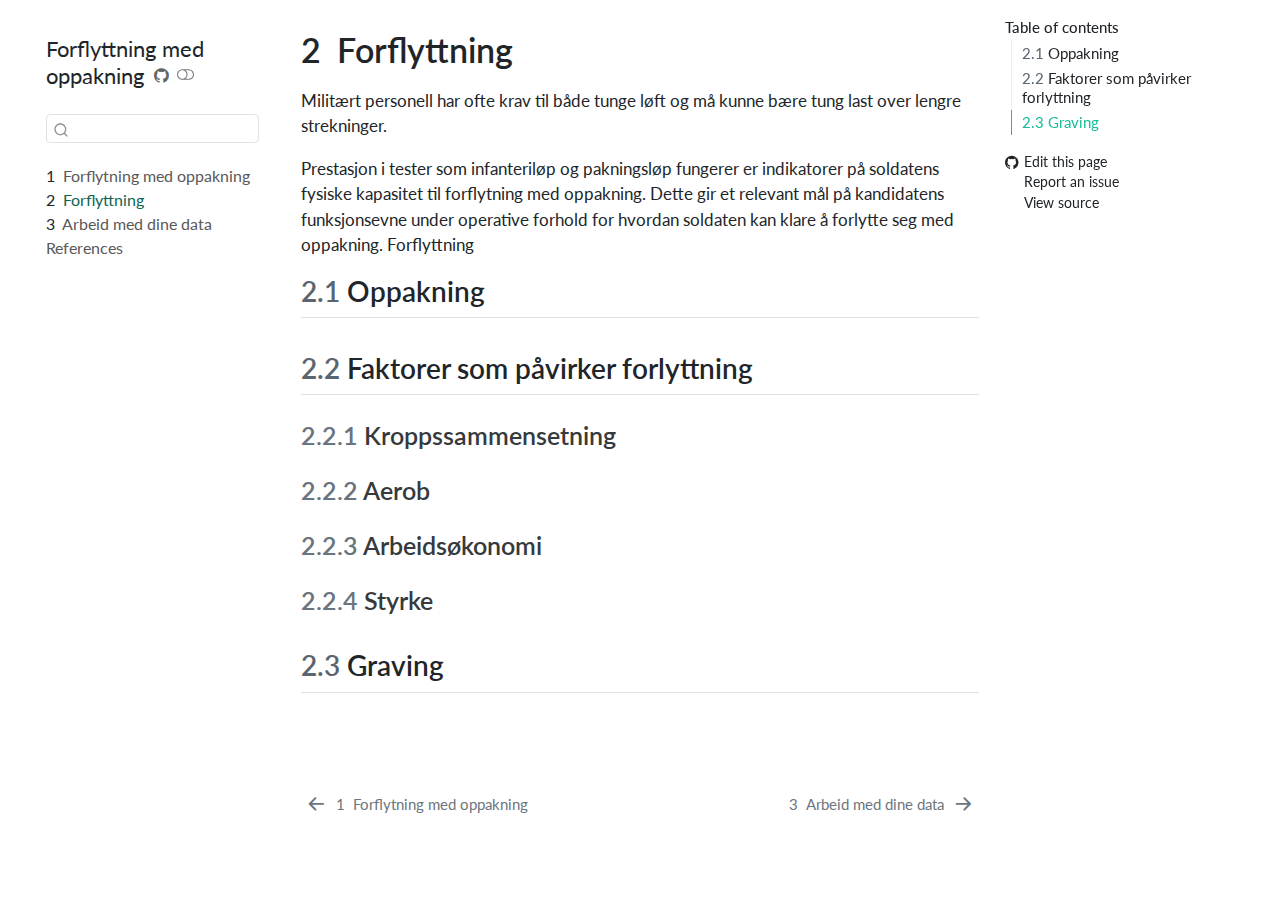
<file: _book/01-intro.html>
<!DOCTYPE html>
<html xmlns="http://www.w3.org/1999/xhtml" lang="en" xml:lang="en"><head>

<meta charset="utf-8">
<meta name="generator" content="quarto-1.7.32">

<meta name="viewport" content="width=device-width, initial-scale=1.0, user-scalable=yes">


<title>2&nbsp; Forflyttning – Forflyttning med oppakning</title>
<style>
code{white-space: pre-wrap;}
span.smallcaps{font-variant: small-caps;}
div.columns{display: flex; gap: min(4vw, 1.5em);}
div.column{flex: auto; overflow-x: auto;}
div.hanging-indent{margin-left: 1.5em; text-indent: -1.5em;}
ul.task-list{list-style: none;}
ul.task-list li input[type="checkbox"] {
  width: 0.8em;
  margin: 0 0.8em 0.2em -1em; /* quarto-specific, see https://github.com/quarto-dev/quarto-cli/issues/4556 */ 
  vertical-align: middle;
}
</style>


<script src="site_libs/quarto-nav/quarto-nav.js"></script>
<script src="site_libs/quarto-nav/headroom.min.js"></script>
<script src="site_libs/clipboard/clipboard.min.js"></script>
<script src="site_libs/quarto-search/autocomplete.umd.js"></script>
<script src="site_libs/quarto-search/fuse.min.js"></script>
<script src="site_libs/quarto-search/quarto-search.js"></script>
<meta name="quarto:offset" content="./">
<link href="./02-data.html" rel="next">
<link href="./index.html" rel="prev">
<script src="site_libs/quarto-html/quarto.js" type="module"></script>
<script src="site_libs/quarto-html/tabsets/tabsets.js" type="module"></script>
<script src="site_libs/quarto-html/popper.min.js"></script>
<script src="site_libs/quarto-html/tippy.umd.min.js"></script>
<script src="site_libs/quarto-html/anchor.min.js"></script>
<link href="site_libs/quarto-html/tippy.css" rel="stylesheet">
<link href="site_libs/quarto-html/quarto-syntax-highlighting-37eea08aefeeee20ff55810ff984fec1.css" rel="stylesheet" class="quarto-color-scheme" id="quarto-text-highlighting-styles">
<link href="site_libs/quarto-html/quarto-syntax-highlighting-dark-2fef5ea3f8957b3e4ecc936fc74692ca.css" rel="stylesheet" class="quarto-color-scheme quarto-color-alternate" id="quarto-text-highlighting-styles">
<link href="site_libs/quarto-html/quarto-syntax-highlighting-37eea08aefeeee20ff55810ff984fec1.css" rel="stylesheet" class="quarto-color-scheme-extra" id="quarto-text-highlighting-styles">
<script src="site_libs/bootstrap/bootstrap.min.js"></script>
<link href="site_libs/bootstrap/bootstrap-icons.css" rel="stylesheet">
<link href="site_libs/bootstrap/bootstrap-c27fdc8e5b00b532d2d5a75ada188648.min.css" rel="stylesheet" append-hash="true" class="quarto-color-scheme" id="quarto-bootstrap" data-mode="light">
<link href="site_libs/bootstrap/bootstrap-dark-b9e11ad5a37ead2aabff839d95ae3857.min.css" rel="stylesheet" append-hash="true" class="quarto-color-scheme quarto-color-alternate" id="quarto-bootstrap" data-mode="dark">
<link href="site_libs/bootstrap/bootstrap-c27fdc8e5b00b532d2d5a75ada188648.min.css" rel="stylesheet" append-hash="true" class="quarto-color-scheme-extra" id="quarto-bootstrap" data-mode="light">
<script id="quarto-search-options" type="application/json">{
  "location": "sidebar",
  "copy-button": false,
  "collapse-after": 3,
  "panel-placement": "start",
  "type": "textbox",
  "limit": 50,
  "keyboard-shortcut": [
    "f",
    "/",
    "s"
  ],
  "show-item-context": false,
  "language": {
    "search-no-results-text": "No results",
    "search-matching-documents-text": "matching documents",
    "search-copy-link-title": "Copy link to search",
    "search-hide-matches-text": "Hide additional matches",
    "search-more-match-text": "more match in this document",
    "search-more-matches-text": "more matches in this document",
    "search-clear-button-title": "Clear",
    "search-text-placeholder": "",
    "search-detached-cancel-button-title": "Cancel",
    "search-submit-button-title": "Submit",
    "search-label": "Search"
  }
}</script>


</head>

<body class="nav-sidebar floating quarto-light"><script id="quarto-html-before-body" type="application/javascript">
    const toggleBodyColorMode = (bsSheetEl) => {
      const mode = bsSheetEl.getAttribute("data-mode");
      const bodyEl = window.document.querySelector("body");
      if (mode === "dark") {
        bodyEl.classList.add("quarto-dark");
        bodyEl.classList.remove("quarto-light");
      } else {
        bodyEl.classList.add("quarto-light");
        bodyEl.classList.remove("quarto-dark");
      }
    }
    const toggleBodyColorPrimary = () => {
      const bsSheetEl = window.document.querySelector("link#quarto-bootstrap:not([rel=disabled-stylesheet])");
      if (bsSheetEl) {
        toggleBodyColorMode(bsSheetEl);
      }
    }
    const setColorSchemeToggle = (alternate) => {
      const toggles = window.document.querySelectorAll('.quarto-color-scheme-toggle');
      for (let i=0; i < toggles.length; i++) {
        const toggle = toggles[i];
        if (toggle) {
          if (alternate) {
            toggle.classList.add("alternate");
          } else {
            toggle.classList.remove("alternate");
          }
        }
      }
    };
    const toggleColorMode = (alternate) => {
      // Switch the stylesheets
      const primaryStylesheets = window.document.querySelectorAll('link.quarto-color-scheme:not(.quarto-color-alternate)');
      const alternateStylesheets = window.document.querySelectorAll('link.quarto-color-scheme.quarto-color-alternate');
      manageTransitions('#quarto-margin-sidebar .nav-link', false);
      if (alternate) {
        // note: dark is layered on light, we don't disable primary!
        enableStylesheet(alternateStylesheets);
        for (const sheetNode of alternateStylesheets) {
          if (sheetNode.id === "quarto-bootstrap") {
            toggleBodyColorMode(sheetNode);
          }
        }
      } else {
        disableStylesheet(alternateStylesheets);
        enableStylesheet(primaryStylesheets)
        toggleBodyColorPrimary();
      }
      manageTransitions('#quarto-margin-sidebar .nav-link', true);
      // Switch the toggles
      setColorSchemeToggle(alternate)
      // Hack to workaround the fact that safari doesn't
      // properly recolor the scrollbar when toggling (#1455)
      if (navigator.userAgent.indexOf('Safari') > 0 && navigator.userAgent.indexOf('Chrome') == -1) {
        manageTransitions("body", false);
        window.scrollTo(0, 1);
        setTimeout(() => {
          window.scrollTo(0, 0);
          manageTransitions("body", true);
        }, 40);
      }
    }
    const disableStylesheet = (stylesheets) => {
      for (let i=0; i < stylesheets.length; i++) {
        const stylesheet = stylesheets[i];
        stylesheet.rel = 'disabled-stylesheet';
      }
    }
    const enableStylesheet = (stylesheets) => {
      for (let i=0; i < stylesheets.length; i++) {
        const stylesheet = stylesheets[i];
        if(stylesheet.rel !== 'stylesheet') { // for Chrome, which will still FOUC without this check
          stylesheet.rel = 'stylesheet';
        }
      }
    }
    const manageTransitions = (selector, allowTransitions) => {
      const els = window.document.querySelectorAll(selector);
      for (let i=0; i < els.length; i++) {
        const el = els[i];
        if (allowTransitions) {
          el.classList.remove('notransition');
        } else {
          el.classList.add('notransition');
        }
      }
    }
    const isFileUrl = () => {
      return window.location.protocol === 'file:';
    }
    const hasAlternateSentinel = () => {
      let styleSentinel = getColorSchemeSentinel();
      if (styleSentinel !== null) {
        return styleSentinel === "alternate";
      } else {
        return false;
      }
    }
    const setStyleSentinel = (alternate) => {
      const value = alternate ? "alternate" : "default";
      if (!isFileUrl()) {
        window.localStorage.setItem("quarto-color-scheme", value);
      } else {
        localAlternateSentinel = value;
      }
    }
    const getColorSchemeSentinel = () => {
      if (!isFileUrl()) {
        const storageValue = window.localStorage.getItem("quarto-color-scheme");
        return storageValue != null ? storageValue : localAlternateSentinel;
      } else {
        return localAlternateSentinel;
      }
    }
    const toggleGiscusIfUsed = (isAlternate, darkModeDefault) => {
      const baseTheme = document.querySelector('#giscus-base-theme')?.value ?? 'light';
      const alternateTheme = document.querySelector('#giscus-alt-theme')?.value ?? 'dark';
      let newTheme = '';
      if(authorPrefersDark) {
        newTheme = isAlternate ? baseTheme : alternateTheme;
      } else {
        newTheme = isAlternate ? alternateTheme : baseTheme;
      }
      const changeGiscusTheme = () => {
        // From: https://github.com/giscus/giscus/issues/336
        const sendMessage = (message) => {
          const iframe = document.querySelector('iframe.giscus-frame');
          if (!iframe) return;
          iframe.contentWindow.postMessage({ giscus: message }, 'https://giscus.app');
        }
        sendMessage({
          setConfig: {
            theme: newTheme
          }
        });
      }
      const isGiscussLoaded = window.document.querySelector('iframe.giscus-frame') !== null;
      if (isGiscussLoaded) {
        changeGiscusTheme();
      }
    };
    const authorPrefersDark = false;
    const darkModeDefault = authorPrefersDark;
      document.querySelector('link#quarto-text-highlighting-styles.quarto-color-scheme-extra').rel = 'disabled-stylesheet';
      document.querySelector('link#quarto-bootstrap.quarto-color-scheme-extra').rel = 'disabled-stylesheet';
    let localAlternateSentinel = darkModeDefault ? 'alternate' : 'default';
    // Dark / light mode switch
    window.quartoToggleColorScheme = () => {
      // Read the current dark / light value
      let toAlternate = !hasAlternateSentinel();
      toggleColorMode(toAlternate);
      setStyleSentinel(toAlternate);
      toggleGiscusIfUsed(toAlternate, darkModeDefault);
      window.dispatchEvent(new Event('resize'));
    };
    // Switch to dark mode if need be
    if (hasAlternateSentinel()) {
      toggleColorMode(true);
    } else {
      toggleColorMode(false);
    }
  </script>

<div id="quarto-search-results"></div>
  <header id="quarto-header" class="headroom fixed-top">
  <nav class="quarto-secondary-nav">
    <div class="container-fluid d-flex">
      <button type="button" class="quarto-btn-toggle btn" data-bs-toggle="collapse" role="button" data-bs-target=".quarto-sidebar-collapse-item" aria-controls="quarto-sidebar" aria-expanded="false" aria-label="Toggle sidebar navigation" onclick="if (window.quartoToggleHeadroom) { window.quartoToggleHeadroom(); }">
        <i class="bi bi-layout-text-sidebar-reverse"></i>
      </button>
        <nav class="quarto-page-breadcrumbs" aria-label="breadcrumb"><ol class="breadcrumb"><li class="breadcrumb-item"><a href="./01-intro.html"><span class="chapter-number">2</span>&nbsp; <span class="chapter-title">Forflyttning</span></a></li></ol></nav>
        <a class="flex-grow-1" role="navigation" data-bs-toggle="collapse" data-bs-target=".quarto-sidebar-collapse-item" aria-controls="quarto-sidebar" aria-expanded="false" aria-label="Toggle sidebar navigation" onclick="if (window.quartoToggleHeadroom) { window.quartoToggleHeadroom(); }">      
        </a>
      <button type="button" class="btn quarto-search-button" aria-label="Search" onclick="window.quartoOpenSearch();">
        <i class="bi bi-search"></i>
      </button>
    </div>
  </nav>
</header>
<!-- content -->
<div id="quarto-content" class="quarto-container page-columns page-rows-contents page-layout-article">
<!-- sidebar -->
  <nav id="quarto-sidebar" class="sidebar collapse collapse-horizontal quarto-sidebar-collapse-item sidebar-navigation floating overflow-auto">
    <div class="pt-lg-2 mt-2 text-left sidebar-header">
    <div class="sidebar-title mb-0 py-0">
      <a href="./">Forflyttning med oppakning</a> 
        <div class="sidebar-tools-main">
    <a href="https://github.com/sjurjo/mit-load" title="Source Code" class="quarto-navigation-tool px-1" aria-label="Source Code"><i class="bi bi-github"></i></a>
  <a href="" class="quarto-color-scheme-toggle quarto-navigation-tool  px-1" onclick="window.quartoToggleColorScheme(); return false;" title="Toggle dark mode"><i class="bi"></i></a>
</div>
    </div>
      </div>
        <div class="mt-2 flex-shrink-0 align-items-center">
        <div class="sidebar-search">
        <div id="quarto-search" class="" title="Search"></div>
        </div>
        </div>
    <div class="sidebar-menu-container"> 
    <ul class="list-unstyled mt-1">
        <li class="sidebar-item">
  <div class="sidebar-item-container"> 
  <a href="./index.html" class="sidebar-item-text sidebar-link">
 <span class="menu-text"><span class="chapter-number">1</span>&nbsp; <span class="chapter-title">Forflytning med oppakning</span></span></a>
  </div>
</li>
        <li class="sidebar-item">
  <div class="sidebar-item-container"> 
  <a href="./01-intro.html" class="sidebar-item-text sidebar-link active">
 <span class="menu-text"><span class="chapter-number">2</span>&nbsp; <span class="chapter-title">Forflyttning</span></span></a>
  </div>
</li>
        <li class="sidebar-item">
  <div class="sidebar-item-container"> 
  <a href="./02-data.html" class="sidebar-item-text sidebar-link">
 <span class="menu-text"><span class="chapter-number">3</span>&nbsp; <span class="chapter-title">Arbeid med dine data</span></span></a>
  </div>
</li>
        <li class="sidebar-item">
  <div class="sidebar-item-container"> 
  <a href="./99-refs.html" class="sidebar-item-text sidebar-link">
 <span class="menu-text">References</span></a>
  </div>
</li>
    </ul>
    </div>
</nav>
<div id="quarto-sidebar-glass" class="quarto-sidebar-collapse-item" data-bs-toggle="collapse" data-bs-target=".quarto-sidebar-collapse-item"></div>
<!-- margin-sidebar -->
    <div id="quarto-margin-sidebar" class="sidebar margin-sidebar">
        <nav id="TOC" role="doc-toc" class="toc-active">
    <h2 id="toc-title">Table of contents</h2>
   
  <ul>
  <li><a href="#oppakning" id="toc-oppakning" class="nav-link active" data-scroll-target="#oppakning"><span class="header-section-number">2.1</span> Oppakning</a></li>
  <li><a href="#faktorer-som-påvirker-forlyttning" id="toc-faktorer-som-påvirker-forlyttning" class="nav-link" data-scroll-target="#faktorer-som-påvirker-forlyttning"><span class="header-section-number">2.2</span> Faktorer som påvirker forlyttning</a>
  <ul class="collapse">
  <li><a href="#kroppssammensetning" id="toc-kroppssammensetning" class="nav-link" data-scroll-target="#kroppssammensetning"><span class="header-section-number">2.2.1</span> Kroppssammensetning</a></li>
  <li><a href="#aerob" id="toc-aerob" class="nav-link" data-scroll-target="#aerob"><span class="header-section-number">2.2.2</span> Aerob</a></li>
  <li><a href="#arbeidsøkonomi" id="toc-arbeidsøkonomi" class="nav-link" data-scroll-target="#arbeidsøkonomi"><span class="header-section-number">2.2.3</span> Arbeidsøkonomi</a></li>
  <li><a href="#styrke" id="toc-styrke" class="nav-link" data-scroll-target="#styrke"><span class="header-section-number">2.2.4</span> Styrke</a></li>
  </ul></li>
  <li><a href="#graving" id="toc-graving" class="nav-link" data-scroll-target="#graving"><span class="header-section-number">2.3</span> Graving</a></li>
  </ul>
<div class="toc-actions"><ul><li><a href="https://github.com/sjurjo/mit-load/edit/master/01-intro.qmd" class="toc-action"><i class="bi bi-github"></i>Edit this page</a></li><li><a href="https://github.com/sjurjo/mit-load/issues/new" class="toc-action"><i class="bi empty"></i>Report an issue</a></li><li><a href="https://github.com/sjurjo/mit-load/blob/master/01-intro.qmd" class="toc-action"><i class="bi empty"></i>View source</a></li></ul></div></nav>
    </div>
<!-- main -->
<main class="content" id="quarto-document-content">


<header id="title-block-header" class="quarto-title-block default">
<div class="quarto-title">
<h1 class="title"><span class="chapter-number">2</span>&nbsp; <span class="chapter-title">Forflyttning</span></h1>
</div>



<div class="quarto-title-meta">

    
  
    
  </div>
  


</header>


<p>Militært personell har ofte krav til både tunge løft og må kunne bære tung last over lengre strekninger.</p>
<p>Prestasjon i tester som infanteriløp og pakningsløp fungerer er indikatorer på soldatens fysiske kapasitet til forflytning med oppakning. Dette gir et relevant mål på kandidatens funksjonsevne under operative forhold for hvordan soldaten kan klare å forlytte seg med oppakning. Forflyttning</p>
<section id="oppakning" class="level2" data-number="2.1">
<h2 data-number="2.1" class="anchored" data-anchor-id="oppakning"><span class="header-section-number">2.1</span> Oppakning</h2>
</section>
<section id="faktorer-som-påvirker-forlyttning" class="level2" data-number="2.2">
<h2 data-number="2.2" class="anchored" data-anchor-id="faktorer-som-påvirker-forlyttning"><span class="header-section-number">2.2</span> Faktorer som påvirker forlyttning</h2>
<section id="kroppssammensetning" class="level3" data-number="2.2.1">
<h3 data-number="2.2.1" class="anchored" data-anchor-id="kroppssammensetning"><span class="header-section-number">2.2.1</span> Kroppssammensetning</h3>
</section>
<section id="aerob" class="level3" data-number="2.2.2">
<h3 data-number="2.2.2" class="anchored" data-anchor-id="aerob"><span class="header-section-number">2.2.2</span> Aerob</h3>
</section>
<section id="arbeidsøkonomi" class="level3" data-number="2.2.3">
<h3 data-number="2.2.3" class="anchored" data-anchor-id="arbeidsøkonomi"><span class="header-section-number">2.2.3</span> Arbeidsøkonomi</h3>
</section>
<section id="styrke" class="level3" data-number="2.2.4">
<h3 data-number="2.2.4" class="anchored" data-anchor-id="styrke"><span class="header-section-number">2.2.4</span> Styrke</h3>
</section>
</section>
<section id="graving" class="level2" data-number="2.3">
<h2 data-number="2.3" class="anchored" data-anchor-id="graving"><span class="header-section-number">2.3</span> Graving</h2>


</section>

</main> <!-- /main -->
<script id="quarto-html-after-body" type="application/javascript">
  window.document.addEventListener("DOMContentLoaded", function (event) {
    // Ensure there is a toggle, if there isn't float one in the top right
    if (window.document.querySelector('.quarto-color-scheme-toggle') === null) {
      const a = window.document.createElement('a');
      a.classList.add('top-right');
      a.classList.add('quarto-color-scheme-toggle');
      a.href = "";
      a.onclick = function() { try { window.quartoToggleColorScheme(); } catch {} return false; };
      const i = window.document.createElement("i");
      i.classList.add('bi');
      a.appendChild(i);
      window.document.body.appendChild(a);
    }
    setColorSchemeToggle(hasAlternateSentinel())
    const icon = "";
    const anchorJS = new window.AnchorJS();
    anchorJS.options = {
      placement: 'right',
      icon: icon
    };
    anchorJS.add('.anchored');
    const isCodeAnnotation = (el) => {
      for (const clz of el.classList) {
        if (clz.startsWith('code-annotation-')) {                     
          return true;
        }
      }
      return false;
    }
    const onCopySuccess = function(e) {
      // button target
      const button = e.trigger;
      // don't keep focus
      button.blur();
      // flash "checked"
      button.classList.add('code-copy-button-checked');
      var currentTitle = button.getAttribute("title");
      button.setAttribute("title", "Copied!");
      let tooltip;
      if (window.bootstrap) {
        button.setAttribute("data-bs-toggle", "tooltip");
        button.setAttribute("data-bs-placement", "left");
        button.setAttribute("data-bs-title", "Copied!");
        tooltip = new bootstrap.Tooltip(button, 
          { trigger: "manual", 
            customClass: "code-copy-button-tooltip",
            offset: [0, -8]});
        tooltip.show();    
      }
      setTimeout(function() {
        if (tooltip) {
          tooltip.hide();
          button.removeAttribute("data-bs-title");
          button.removeAttribute("data-bs-toggle");
          button.removeAttribute("data-bs-placement");
        }
        button.setAttribute("title", currentTitle);
        button.classList.remove('code-copy-button-checked');
      }, 1000);
      // clear code selection
      e.clearSelection();
    }
    const getTextToCopy = function(trigger) {
        const codeEl = trigger.previousElementSibling.cloneNode(true);
        for (const childEl of codeEl.children) {
          if (isCodeAnnotation(childEl)) {
            childEl.remove();
          }
        }
        return codeEl.innerText;
    }
    const clipboard = new window.ClipboardJS('.code-copy-button:not([data-in-quarto-modal])', {
      text: getTextToCopy
    });
    clipboard.on('success', onCopySuccess);
    if (window.document.getElementById('quarto-embedded-source-code-modal')) {
      const clipboardModal = new window.ClipboardJS('.code-copy-button[data-in-quarto-modal]', {
        text: getTextToCopy,
        container: window.document.getElementById('quarto-embedded-source-code-modal')
      });
      clipboardModal.on('success', onCopySuccess);
    }
      var localhostRegex = new RegExp(/^(?:http|https):\/\/localhost\:?[0-9]*\//);
      var mailtoRegex = new RegExp(/^mailto:/);
        var filterRegex = new RegExp('/' + window.location.host + '/');
      var isInternal = (href) => {
          return filterRegex.test(href) || localhostRegex.test(href) || mailtoRegex.test(href);
      }
      // Inspect non-navigation links and adorn them if external
     var links = window.document.querySelectorAll('a[href]:not(.nav-link):not(.navbar-brand):not(.toc-action):not(.sidebar-link):not(.sidebar-item-toggle):not(.pagination-link):not(.no-external):not([aria-hidden]):not(.dropdown-item):not(.quarto-navigation-tool):not(.about-link)');
      for (var i=0; i<links.length; i++) {
        const link = links[i];
        if (!isInternal(link.href)) {
          // undo the damage that might have been done by quarto-nav.js in the case of
          // links that we want to consider external
          if (link.dataset.originalHref !== undefined) {
            link.href = link.dataset.originalHref;
          }
        }
      }
    function tippyHover(el, contentFn, onTriggerFn, onUntriggerFn) {
      const config = {
        allowHTML: true,
        maxWidth: 500,
        delay: 100,
        arrow: false,
        appendTo: function(el) {
            return el.parentElement;
        },
        interactive: true,
        interactiveBorder: 10,
        theme: 'quarto',
        placement: 'bottom-start',
      };
      if (contentFn) {
        config.content = contentFn;
      }
      if (onTriggerFn) {
        config.onTrigger = onTriggerFn;
      }
      if (onUntriggerFn) {
        config.onUntrigger = onUntriggerFn;
      }
      window.tippy(el, config); 
    }
    const xrefs = window.document.querySelectorAll('a.quarto-xref');
    const processXRef = (id, note) => {
      // Strip column container classes
      const stripColumnClz = (el) => {
        el.classList.remove("page-full", "page-columns");
        if (el.children) {
          for (const child of el.children) {
            stripColumnClz(child);
          }
        }
      }
      stripColumnClz(note)
      if (id === null || id.startsWith('sec-')) {
        // Special case sections, only their first couple elements
        const container = document.createElement("div");
        if (note.children && note.children.length > 2) {
          container.appendChild(note.children[0].cloneNode(true));
          for (let i = 1; i < note.children.length; i++) {
            const child = note.children[i];
            if (child.tagName === "P" && child.innerText === "") {
              continue;
            } else {
              container.appendChild(child.cloneNode(true));
              break;
            }
          }
          if (window.Quarto?.typesetMath) {
            window.Quarto.typesetMath(container);
          }
          return container.innerHTML
        } else {
          if (window.Quarto?.typesetMath) {
            window.Quarto.typesetMath(note);
          }
          return note.innerHTML;
        }
      } else {
        // Remove any anchor links if they are present
        const anchorLink = note.querySelector('a.anchorjs-link');
        if (anchorLink) {
          anchorLink.remove();
        }
        if (window.Quarto?.typesetMath) {
          window.Quarto.typesetMath(note);
        }
        if (note.classList.contains("callout")) {
          return note.outerHTML;
        } else {
          return note.innerHTML;
        }
      }
    }
    for (var i=0; i<xrefs.length; i++) {
      const xref = xrefs[i];
      tippyHover(xref, undefined, function(instance) {
        instance.disable();
        let url = xref.getAttribute('href');
        let hash = undefined; 
        if (url.startsWith('#')) {
          hash = url;
        } else {
          try { hash = new URL(url).hash; } catch {}
        }
        if (hash) {
          const id = hash.replace(/^#\/?/, "");
          const note = window.document.getElementById(id);
          if (note !== null) {
            try {
              const html = processXRef(id, note.cloneNode(true));
              instance.setContent(html);
            } finally {
              instance.enable();
              instance.show();
            }
          } else {
            // See if we can fetch this
            fetch(url.split('#')[0])
            .then(res => res.text())
            .then(html => {
              const parser = new DOMParser();
              const htmlDoc = parser.parseFromString(html, "text/html");
              const note = htmlDoc.getElementById(id);
              if (note !== null) {
                const html = processXRef(id, note);
                instance.setContent(html);
              } 
            }).finally(() => {
              instance.enable();
              instance.show();
            });
          }
        } else {
          // See if we can fetch a full url (with no hash to target)
          // This is a special case and we should probably do some content thinning / targeting
          fetch(url)
          .then(res => res.text())
          .then(html => {
            const parser = new DOMParser();
            const htmlDoc = parser.parseFromString(html, "text/html");
            const note = htmlDoc.querySelector('main.content');
            if (note !== null) {
              // This should only happen for chapter cross references
              // (since there is no id in the URL)
              // remove the first header
              if (note.children.length > 0 && note.children[0].tagName === "HEADER") {
                note.children[0].remove();
              }
              const html = processXRef(null, note);
              instance.setContent(html);
            } 
          }).finally(() => {
            instance.enable();
            instance.show();
          });
        }
      }, function(instance) {
      });
    }
        let selectedAnnoteEl;
        const selectorForAnnotation = ( cell, annotation) => {
          let cellAttr = 'data-code-cell="' + cell + '"';
          let lineAttr = 'data-code-annotation="' +  annotation + '"';
          const selector = 'span[' + cellAttr + '][' + lineAttr + ']';
          return selector;
        }
        const selectCodeLines = (annoteEl) => {
          const doc = window.document;
          const targetCell = annoteEl.getAttribute("data-target-cell");
          const targetAnnotation = annoteEl.getAttribute("data-target-annotation");
          const annoteSpan = window.document.querySelector(selectorForAnnotation(targetCell, targetAnnotation));
          const lines = annoteSpan.getAttribute("data-code-lines").split(",");
          const lineIds = lines.map((line) => {
            return targetCell + "-" + line;
          })
          let top = null;
          let height = null;
          let parent = null;
          if (lineIds.length > 0) {
              //compute the position of the single el (top and bottom and make a div)
              const el = window.document.getElementById(lineIds[0]);
              top = el.offsetTop;
              height = el.offsetHeight;
              parent = el.parentElement.parentElement;
            if (lineIds.length > 1) {
              const lastEl = window.document.getElementById(lineIds[lineIds.length - 1]);
              const bottom = lastEl.offsetTop + lastEl.offsetHeight;
              height = bottom - top;
            }
            if (top !== null && height !== null && parent !== null) {
              // cook up a div (if necessary) and position it 
              let div = window.document.getElementById("code-annotation-line-highlight");
              if (div === null) {
                div = window.document.createElement("div");
                div.setAttribute("id", "code-annotation-line-highlight");
                div.style.position = 'absolute';
                parent.appendChild(div);
              }
              div.style.top = top - 2 + "px";
              div.style.height = height + 4 + "px";
              div.style.left = 0;
              let gutterDiv = window.document.getElementById("code-annotation-line-highlight-gutter");
              if (gutterDiv === null) {
                gutterDiv = window.document.createElement("div");
                gutterDiv.setAttribute("id", "code-annotation-line-highlight-gutter");
                gutterDiv.style.position = 'absolute';
                const codeCell = window.document.getElementById(targetCell);
                const gutter = codeCell.querySelector('.code-annotation-gutter');
                gutter.appendChild(gutterDiv);
              }
              gutterDiv.style.top = top - 2 + "px";
              gutterDiv.style.height = height + 4 + "px";
            }
            selectedAnnoteEl = annoteEl;
          }
        };
        const unselectCodeLines = () => {
          const elementsIds = ["code-annotation-line-highlight", "code-annotation-line-highlight-gutter"];
          elementsIds.forEach((elId) => {
            const div = window.document.getElementById(elId);
            if (div) {
              div.remove();
            }
          });
          selectedAnnoteEl = undefined;
        };
          // Handle positioning of the toggle
      window.addEventListener(
        "resize",
        throttle(() => {
          elRect = undefined;
          if (selectedAnnoteEl) {
            selectCodeLines(selectedAnnoteEl);
          }
        }, 10)
      );
      function throttle(fn, ms) {
      let throttle = false;
      let timer;
        return (...args) => {
          if(!throttle) { // first call gets through
              fn.apply(this, args);
              throttle = true;
          } else { // all the others get throttled
              if(timer) clearTimeout(timer); // cancel #2
              timer = setTimeout(() => {
                fn.apply(this, args);
                timer = throttle = false;
              }, ms);
          }
        };
      }
        // Attach click handler to the DT
        const annoteDls = window.document.querySelectorAll('dt[data-target-cell]');
        for (const annoteDlNode of annoteDls) {
          annoteDlNode.addEventListener('click', (event) => {
            const clickedEl = event.target;
            if (clickedEl !== selectedAnnoteEl) {
              unselectCodeLines();
              const activeEl = window.document.querySelector('dt[data-target-cell].code-annotation-active');
              if (activeEl) {
                activeEl.classList.remove('code-annotation-active');
              }
              selectCodeLines(clickedEl);
              clickedEl.classList.add('code-annotation-active');
            } else {
              // Unselect the line
              unselectCodeLines();
              clickedEl.classList.remove('code-annotation-active');
            }
          });
        }
    const findCites = (el) => {
      const parentEl = el.parentElement;
      if (parentEl) {
        const cites = parentEl.dataset.cites;
        if (cites) {
          return {
            el,
            cites: cites.split(' ')
          };
        } else {
          return findCites(el.parentElement)
        }
      } else {
        return undefined;
      }
    };
    var bibliorefs = window.document.querySelectorAll('a[role="doc-biblioref"]');
    for (var i=0; i<bibliorefs.length; i++) {
      const ref = bibliorefs[i];
      const citeInfo = findCites(ref);
      if (citeInfo) {
        tippyHover(citeInfo.el, function() {
          var popup = window.document.createElement('div');
          citeInfo.cites.forEach(function(cite) {
            var citeDiv = window.document.createElement('div');
            citeDiv.classList.add('hanging-indent');
            citeDiv.classList.add('csl-entry');
            var biblioDiv = window.document.getElementById('ref-' + cite);
            if (biblioDiv) {
              citeDiv.innerHTML = biblioDiv.innerHTML;
            }
            popup.appendChild(citeDiv);
          });
          return popup.innerHTML;
        });
      }
    }
  });
  </script>
<nav class="page-navigation">
  <div class="nav-page nav-page-previous">
      <a href="./index.html" class="pagination-link" aria-label="Forflytning med oppakning">
        <i class="bi bi-arrow-left-short"></i> <span class="nav-page-text"><span class="chapter-number">1</span>&nbsp; <span class="chapter-title">Forflytning med oppakning</span></span>
      </a>          
  </div>
  <div class="nav-page nav-page-next">
      <a href="./02-data.html" class="pagination-link" aria-label="Arbeid med dine data">
        <span class="nav-page-text"><span class="chapter-number">3</span>&nbsp; <span class="chapter-title">Arbeid med dine data</span></span> <i class="bi bi-arrow-right-short"></i>
      </a>
  </div>
</nav>
</div> <!-- /content -->




<footer class="footer"><div class="nav-footer"><div class="nav-footer-center"><div class="toc-actions d-sm-block d-md-none"><ul><li><a href="https://github.com/sjurjo/mit-load/edit/master/01-intro.qmd" class="toc-action"><i class="bi bi-github"></i>Edit this page</a></li><li><a href="https://github.com/sjurjo/mit-load/issues/new" class="toc-action"><i class="bi empty"></i>Report an issue</a></li><li><a href="https://github.com/sjurjo/mit-load/blob/master/01-intro.qmd" class="toc-action"><i class="bi empty"></i>View source</a></li></ul></div></div></div></footer></body></html>
</file>
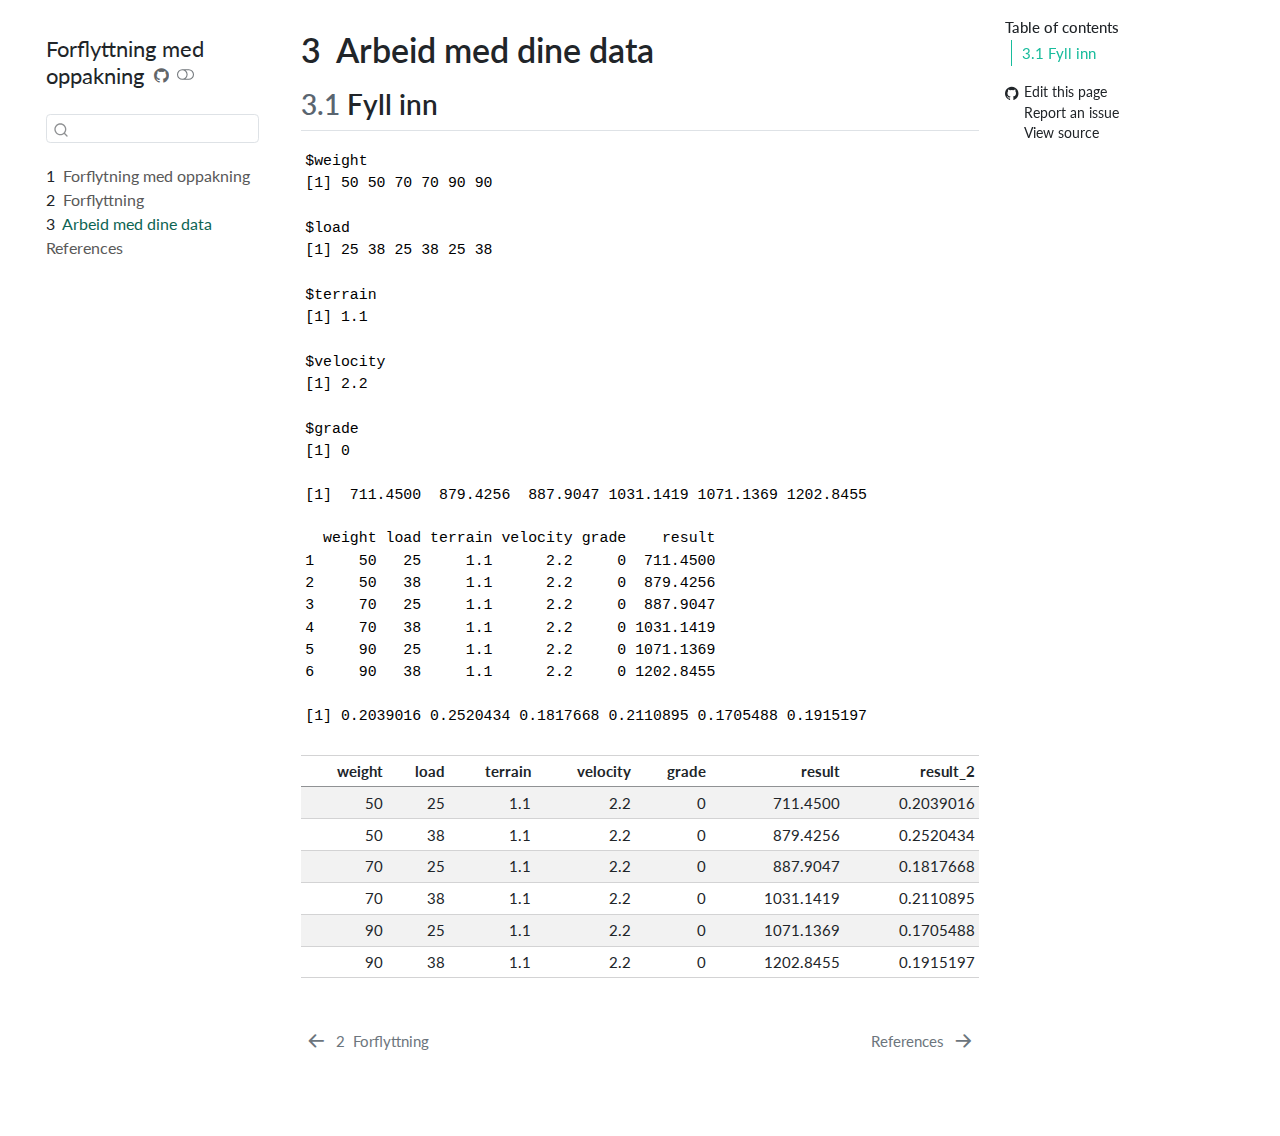
<file: _book/02-data.html>
<!DOCTYPE html>
<html xmlns="http://www.w3.org/1999/xhtml" lang="en" xml:lang="en"><head>

<meta charset="utf-8">
<meta name="generator" content="quarto-1.7.32">

<meta name="viewport" content="width=device-width, initial-scale=1.0, user-scalable=yes">


<title>3&nbsp; Arbeid med dine data – Forflyttning med oppakning</title>
<style>
code{white-space: pre-wrap;}
span.smallcaps{font-variant: small-caps;}
div.columns{display: flex; gap: min(4vw, 1.5em);}
div.column{flex: auto; overflow-x: auto;}
div.hanging-indent{margin-left: 1.5em; text-indent: -1.5em;}
ul.task-list{list-style: none;}
ul.task-list li input[type="checkbox"] {
  width: 0.8em;
  margin: 0 0.8em 0.2em -1em; /* quarto-specific, see https://github.com/quarto-dev/quarto-cli/issues/4556 */ 
  vertical-align: middle;
}
</style>


<script src="site_libs/quarto-nav/quarto-nav.js"></script>
<script src="site_libs/quarto-nav/headroom.min.js"></script>
<script src="site_libs/clipboard/clipboard.min.js"></script>
<script src="site_libs/quarto-search/autocomplete.umd.js"></script>
<script src="site_libs/quarto-search/fuse.min.js"></script>
<script src="site_libs/quarto-search/quarto-search.js"></script>
<meta name="quarto:offset" content="./">
<link href="./99-refs.html" rel="next">
<link href="./01-intro.html" rel="prev">
<script src="site_libs/quarto-html/quarto.js" type="module"></script>
<script src="site_libs/quarto-html/tabsets/tabsets.js" type="module"></script>
<script src="site_libs/quarto-html/popper.min.js"></script>
<script src="site_libs/quarto-html/tippy.umd.min.js"></script>
<script src="site_libs/quarto-html/anchor.min.js"></script>
<link href="site_libs/quarto-html/tippy.css" rel="stylesheet">
<link href="site_libs/quarto-html/quarto-syntax-highlighting-37eea08aefeeee20ff55810ff984fec1.css" rel="stylesheet" class="quarto-color-scheme" id="quarto-text-highlighting-styles">
<link href="site_libs/quarto-html/quarto-syntax-highlighting-dark-2fef5ea3f8957b3e4ecc936fc74692ca.css" rel="stylesheet" class="quarto-color-scheme quarto-color-alternate" id="quarto-text-highlighting-styles">
<link href="site_libs/quarto-html/quarto-syntax-highlighting-37eea08aefeeee20ff55810ff984fec1.css" rel="stylesheet" class="quarto-color-scheme-extra" id="quarto-text-highlighting-styles">
<script src="site_libs/bootstrap/bootstrap.min.js"></script>
<link href="site_libs/bootstrap/bootstrap-icons.css" rel="stylesheet">
<link href="site_libs/bootstrap/bootstrap-c27fdc8e5b00b532d2d5a75ada188648.min.css" rel="stylesheet" append-hash="true" class="quarto-color-scheme" id="quarto-bootstrap" data-mode="light">
<link href="site_libs/bootstrap/bootstrap-dark-b9e11ad5a37ead2aabff839d95ae3857.min.css" rel="stylesheet" append-hash="true" class="quarto-color-scheme quarto-color-alternate" id="quarto-bootstrap" data-mode="dark">
<link href="site_libs/bootstrap/bootstrap-c27fdc8e5b00b532d2d5a75ada188648.min.css" rel="stylesheet" append-hash="true" class="quarto-color-scheme-extra" id="quarto-bootstrap" data-mode="light">
<script id="quarto-search-options" type="application/json">{
  "location": "sidebar",
  "copy-button": false,
  "collapse-after": 3,
  "panel-placement": "start",
  "type": "textbox",
  "limit": 50,
  "keyboard-shortcut": [
    "f",
    "/",
    "s"
  ],
  "show-item-context": false,
  "language": {
    "search-no-results-text": "No results",
    "search-matching-documents-text": "matching documents",
    "search-copy-link-title": "Copy link to search",
    "search-hide-matches-text": "Hide additional matches",
    "search-more-match-text": "more match in this document",
    "search-more-matches-text": "more matches in this document",
    "search-clear-button-title": "Clear",
    "search-text-placeholder": "",
    "search-detached-cancel-button-title": "Cancel",
    "search-submit-button-title": "Submit",
    "search-label": "Search"
  }
}</script>


</head>

<body class="nav-sidebar floating quarto-light"><script id="quarto-html-before-body" type="application/javascript">
    const toggleBodyColorMode = (bsSheetEl) => {
      const mode = bsSheetEl.getAttribute("data-mode");
      const bodyEl = window.document.querySelector("body");
      if (mode === "dark") {
        bodyEl.classList.add("quarto-dark");
        bodyEl.classList.remove("quarto-light");
      } else {
        bodyEl.classList.add("quarto-light");
        bodyEl.classList.remove("quarto-dark");
      }
    }
    const toggleBodyColorPrimary = () => {
      const bsSheetEl = window.document.querySelector("link#quarto-bootstrap:not([rel=disabled-stylesheet])");
      if (bsSheetEl) {
        toggleBodyColorMode(bsSheetEl);
      }
    }
    const setColorSchemeToggle = (alternate) => {
      const toggles = window.document.querySelectorAll('.quarto-color-scheme-toggle');
      for (let i=0; i < toggles.length; i++) {
        const toggle = toggles[i];
        if (toggle) {
          if (alternate) {
            toggle.classList.add("alternate");
          } else {
            toggle.classList.remove("alternate");
          }
        }
      }
    };
    const toggleColorMode = (alternate) => {
      // Switch the stylesheets
      const primaryStylesheets = window.document.querySelectorAll('link.quarto-color-scheme:not(.quarto-color-alternate)');
      const alternateStylesheets = window.document.querySelectorAll('link.quarto-color-scheme.quarto-color-alternate');
      manageTransitions('#quarto-margin-sidebar .nav-link', false);
      if (alternate) {
        // note: dark is layered on light, we don't disable primary!
        enableStylesheet(alternateStylesheets);
        for (const sheetNode of alternateStylesheets) {
          if (sheetNode.id === "quarto-bootstrap") {
            toggleBodyColorMode(sheetNode);
          }
        }
      } else {
        disableStylesheet(alternateStylesheets);
        enableStylesheet(primaryStylesheets)
        toggleBodyColorPrimary();
      }
      manageTransitions('#quarto-margin-sidebar .nav-link', true);
      // Switch the toggles
      setColorSchemeToggle(alternate)
      // Hack to workaround the fact that safari doesn't
      // properly recolor the scrollbar when toggling (#1455)
      if (navigator.userAgent.indexOf('Safari') > 0 && navigator.userAgent.indexOf('Chrome') == -1) {
        manageTransitions("body", false);
        window.scrollTo(0, 1);
        setTimeout(() => {
          window.scrollTo(0, 0);
          manageTransitions("body", true);
        }, 40);
      }
    }
    const disableStylesheet = (stylesheets) => {
      for (let i=0; i < stylesheets.length; i++) {
        const stylesheet = stylesheets[i];
        stylesheet.rel = 'disabled-stylesheet';
      }
    }
    const enableStylesheet = (stylesheets) => {
      for (let i=0; i < stylesheets.length; i++) {
        const stylesheet = stylesheets[i];
        if(stylesheet.rel !== 'stylesheet') { // for Chrome, which will still FOUC without this check
          stylesheet.rel = 'stylesheet';
        }
      }
    }
    const manageTransitions = (selector, allowTransitions) => {
      const els = window.document.querySelectorAll(selector);
      for (let i=0; i < els.length; i++) {
        const el = els[i];
        if (allowTransitions) {
          el.classList.remove('notransition');
        } else {
          el.classList.add('notransition');
        }
      }
    }
    const isFileUrl = () => {
      return window.location.protocol === 'file:';
    }
    const hasAlternateSentinel = () => {
      let styleSentinel = getColorSchemeSentinel();
      if (styleSentinel !== null) {
        return styleSentinel === "alternate";
      } else {
        return false;
      }
    }
    const setStyleSentinel = (alternate) => {
      const value = alternate ? "alternate" : "default";
      if (!isFileUrl()) {
        window.localStorage.setItem("quarto-color-scheme", value);
      } else {
        localAlternateSentinel = value;
      }
    }
    const getColorSchemeSentinel = () => {
      if (!isFileUrl()) {
        const storageValue = window.localStorage.getItem("quarto-color-scheme");
        return storageValue != null ? storageValue : localAlternateSentinel;
      } else {
        return localAlternateSentinel;
      }
    }
    const toggleGiscusIfUsed = (isAlternate, darkModeDefault) => {
      const baseTheme = document.querySelector('#giscus-base-theme')?.value ?? 'light';
      const alternateTheme = document.querySelector('#giscus-alt-theme')?.value ?? 'dark';
      let newTheme = '';
      if(authorPrefersDark) {
        newTheme = isAlternate ? baseTheme : alternateTheme;
      } else {
        newTheme = isAlternate ? alternateTheme : baseTheme;
      }
      const changeGiscusTheme = () => {
        // From: https://github.com/giscus/giscus/issues/336
        const sendMessage = (message) => {
          const iframe = document.querySelector('iframe.giscus-frame');
          if (!iframe) return;
          iframe.contentWindow.postMessage({ giscus: message }, 'https://giscus.app');
        }
        sendMessage({
          setConfig: {
            theme: newTheme
          }
        });
      }
      const isGiscussLoaded = window.document.querySelector('iframe.giscus-frame') !== null;
      if (isGiscussLoaded) {
        changeGiscusTheme();
      }
    };
    const authorPrefersDark = false;
    const darkModeDefault = authorPrefersDark;
      document.querySelector('link#quarto-text-highlighting-styles.quarto-color-scheme-extra').rel = 'disabled-stylesheet';
      document.querySelector('link#quarto-bootstrap.quarto-color-scheme-extra').rel = 'disabled-stylesheet';
    let localAlternateSentinel = darkModeDefault ? 'alternate' : 'default';
    // Dark / light mode switch
    window.quartoToggleColorScheme = () => {
      // Read the current dark / light value
      let toAlternate = !hasAlternateSentinel();
      toggleColorMode(toAlternate);
      setStyleSentinel(toAlternate);
      toggleGiscusIfUsed(toAlternate, darkModeDefault);
      window.dispatchEvent(new Event('resize'));
    };
    // Switch to dark mode if need be
    if (hasAlternateSentinel()) {
      toggleColorMode(true);
    } else {
      toggleColorMode(false);
    }
  </script>

<div id="quarto-search-results"></div>
  <header id="quarto-header" class="headroom fixed-top">
  <nav class="quarto-secondary-nav">
    <div class="container-fluid d-flex">
      <button type="button" class="quarto-btn-toggle btn" data-bs-toggle="collapse" role="button" data-bs-target=".quarto-sidebar-collapse-item" aria-controls="quarto-sidebar" aria-expanded="false" aria-label="Toggle sidebar navigation" onclick="if (window.quartoToggleHeadroom) { window.quartoToggleHeadroom(); }">
        <i class="bi bi-layout-text-sidebar-reverse"></i>
      </button>
        <nav class="quarto-page-breadcrumbs" aria-label="breadcrumb"><ol class="breadcrumb"><li class="breadcrumb-item"><a href="./02-data.html"><span class="chapter-number">3</span>&nbsp; <span class="chapter-title">Arbeid med dine data</span></a></li></ol></nav>
        <a class="flex-grow-1" role="navigation" data-bs-toggle="collapse" data-bs-target=".quarto-sidebar-collapse-item" aria-controls="quarto-sidebar" aria-expanded="false" aria-label="Toggle sidebar navigation" onclick="if (window.quartoToggleHeadroom) { window.quartoToggleHeadroom(); }">      
        </a>
      <button type="button" class="btn quarto-search-button" aria-label="Search" onclick="window.quartoOpenSearch();">
        <i class="bi bi-search"></i>
      </button>
    </div>
  </nav>
</header>
<!-- content -->
<div id="quarto-content" class="quarto-container page-columns page-rows-contents page-layout-article">
<!-- sidebar -->
  <nav id="quarto-sidebar" class="sidebar collapse collapse-horizontal quarto-sidebar-collapse-item sidebar-navigation floating overflow-auto">
    <div class="pt-lg-2 mt-2 text-left sidebar-header">
    <div class="sidebar-title mb-0 py-0">
      <a href="./">Forflyttning med oppakning</a> 
        <div class="sidebar-tools-main">
    <a href="https://github.com/sjurjo/mit-load" title="Source Code" class="quarto-navigation-tool px-1" aria-label="Source Code"><i class="bi bi-github"></i></a>
  <a href="" class="quarto-color-scheme-toggle quarto-navigation-tool  px-1" onclick="window.quartoToggleColorScheme(); return false;" title="Toggle dark mode"><i class="bi"></i></a>
</div>
    </div>
      </div>
        <div class="mt-2 flex-shrink-0 align-items-center">
        <div class="sidebar-search">
        <div id="quarto-search" class="" title="Search"></div>
        </div>
        </div>
    <div class="sidebar-menu-container"> 
    <ul class="list-unstyled mt-1">
        <li class="sidebar-item">
  <div class="sidebar-item-container"> 
  <a href="./index.html" class="sidebar-item-text sidebar-link">
 <span class="menu-text"><span class="chapter-number">1</span>&nbsp; <span class="chapter-title">Forflytning med oppakning</span></span></a>
  </div>
</li>
        <li class="sidebar-item">
  <div class="sidebar-item-container"> 
  <a href="./01-intro.html" class="sidebar-item-text sidebar-link">
 <span class="menu-text"><span class="chapter-number">2</span>&nbsp; <span class="chapter-title">Forflyttning</span></span></a>
  </div>
</li>
        <li class="sidebar-item">
  <div class="sidebar-item-container"> 
  <a href="./02-data.html" class="sidebar-item-text sidebar-link active">
 <span class="menu-text"><span class="chapter-number">3</span>&nbsp; <span class="chapter-title">Arbeid med dine data</span></span></a>
  </div>
</li>
        <li class="sidebar-item">
  <div class="sidebar-item-container"> 
  <a href="./99-refs.html" class="sidebar-item-text sidebar-link">
 <span class="menu-text">References</span></a>
  </div>
</li>
    </ul>
    </div>
</nav>
<div id="quarto-sidebar-glass" class="quarto-sidebar-collapse-item" data-bs-toggle="collapse" data-bs-target=".quarto-sidebar-collapse-item"></div>
<!-- margin-sidebar -->
    <div id="quarto-margin-sidebar" class="sidebar margin-sidebar">
        <nav id="TOC" role="doc-toc" class="toc-active">
    <h2 id="toc-title">Table of contents</h2>
   
  <ul>
  <li><a href="#fyll-inn" id="toc-fyll-inn" class="nav-link active" data-scroll-target="#fyll-inn"><span class="header-section-number">3.1</span> Fyll inn</a></li>
  </ul>
<div class="toc-actions"><ul><li><a href="https://github.com/sjurjo/mit-load/edit/master/02-data.qmd" class="toc-action"><i class="bi bi-github"></i>Edit this page</a></li><li><a href="https://github.com/sjurjo/mit-load/issues/new" class="toc-action"><i class="bi empty"></i>Report an issue</a></li><li><a href="https://github.com/sjurjo/mit-load/blob/master/02-data.qmd" class="toc-action"><i class="bi empty"></i>View source</a></li></ul></div></nav>
    </div>
<!-- main -->
<main class="content" id="quarto-document-content">


<header id="title-block-header" class="quarto-title-block default">
<div class="quarto-title">
<h1 class="title"><span class="chapter-number">3</span>&nbsp; <span class="chapter-title">Arbeid med dine data</span></h1>
</div>



<div class="quarto-title-meta">

    
  
    
  </div>
  


</header>


<section id="fyll-inn" class="level2" data-number="3.1">
<h2 data-number="3.1" class="anchored" data-anchor-id="fyll-inn"><span class="header-section-number">3.1</span> Fyll inn</h2>
<div class="cell">
<div class="cell-output cell-output-stdout">
<pre><code>$weight
[1] 50 50 70 70 90 90

$load
[1] 25 38 25 38 25 38

$terrain
[1] 1.1

$velocity
[1] 2.2

$grade
[1] 0</code></pre>
</div>
<div class="cell-output cell-output-stdout">
<pre><code>[1]  711.4500  879.4256  887.9047 1031.1419 1071.1369 1202.8455</code></pre>
</div>
<div class="cell-output cell-output-stdout">
<pre><code>  weight load terrain velocity grade    result
1     50   25     1.1      2.2     0  711.4500
2     50   38     1.1      2.2     0  879.4256
3     70   25     1.1      2.2     0  887.9047
4     70   38     1.1      2.2     0 1031.1419
5     90   25     1.1      2.2     0 1071.1369
6     90   38     1.1      2.2     0 1202.8455</code></pre>
</div>
<div class="cell-output cell-output-stdout">
<pre><code>[1] 0.2039016 0.2520434 0.1817668 0.2110895 0.1705488 0.1915197</code></pre>
</div>
<div class="cell-output-display">
<table class="caption-top table table-sm table-striped small">
<thead>
<tr class="header">
<th style="text-align: right;">weight</th>
<th style="text-align: right;">load</th>
<th style="text-align: right;">terrain</th>
<th style="text-align: right;">velocity</th>
<th style="text-align: right;">grade</th>
<th style="text-align: right;">result</th>
<th style="text-align: right;">result_2</th>
</tr>
</thead>
<tbody>
<tr class="odd">
<td style="text-align: right;">50</td>
<td style="text-align: right;">25</td>
<td style="text-align: right;">1.1</td>
<td style="text-align: right;">2.2</td>
<td style="text-align: right;">0</td>
<td style="text-align: right;">711.4500</td>
<td style="text-align: right;">0.2039016</td>
</tr>
<tr class="even">
<td style="text-align: right;">50</td>
<td style="text-align: right;">38</td>
<td style="text-align: right;">1.1</td>
<td style="text-align: right;">2.2</td>
<td style="text-align: right;">0</td>
<td style="text-align: right;">879.4256</td>
<td style="text-align: right;">0.2520434</td>
</tr>
<tr class="odd">
<td style="text-align: right;">70</td>
<td style="text-align: right;">25</td>
<td style="text-align: right;">1.1</td>
<td style="text-align: right;">2.2</td>
<td style="text-align: right;">0</td>
<td style="text-align: right;">887.9047</td>
<td style="text-align: right;">0.1817668</td>
</tr>
<tr class="even">
<td style="text-align: right;">70</td>
<td style="text-align: right;">38</td>
<td style="text-align: right;">1.1</td>
<td style="text-align: right;">2.2</td>
<td style="text-align: right;">0</td>
<td style="text-align: right;">1031.1419</td>
<td style="text-align: right;">0.2110895</td>
</tr>
<tr class="odd">
<td style="text-align: right;">90</td>
<td style="text-align: right;">25</td>
<td style="text-align: right;">1.1</td>
<td style="text-align: right;">2.2</td>
<td style="text-align: right;">0</td>
<td style="text-align: right;">1071.1369</td>
<td style="text-align: right;">0.1705488</td>
</tr>
<tr class="even">
<td style="text-align: right;">90</td>
<td style="text-align: right;">38</td>
<td style="text-align: right;">1.1</td>
<td style="text-align: right;">2.2</td>
<td style="text-align: right;">0</td>
<td style="text-align: right;">1202.8455</td>
<td style="text-align: right;">0.1915197</td>
</tr>
</tbody>
</table>
</div>
</div>


</section>

</main> <!-- /main -->
<script id="quarto-html-after-body" type="application/javascript">
  window.document.addEventListener("DOMContentLoaded", function (event) {
    // Ensure there is a toggle, if there isn't float one in the top right
    if (window.document.querySelector('.quarto-color-scheme-toggle') === null) {
      const a = window.document.createElement('a');
      a.classList.add('top-right');
      a.classList.add('quarto-color-scheme-toggle');
      a.href = "";
      a.onclick = function() { try { window.quartoToggleColorScheme(); } catch {} return false; };
      const i = window.document.createElement("i");
      i.classList.add('bi');
      a.appendChild(i);
      window.document.body.appendChild(a);
    }
    setColorSchemeToggle(hasAlternateSentinel())
    const icon = "";
    const anchorJS = new window.AnchorJS();
    anchorJS.options = {
      placement: 'right',
      icon: icon
    };
    anchorJS.add('.anchored');
    const isCodeAnnotation = (el) => {
      for (const clz of el.classList) {
        if (clz.startsWith('code-annotation-')) {                     
          return true;
        }
      }
      return false;
    }
    const onCopySuccess = function(e) {
      // button target
      const button = e.trigger;
      // don't keep focus
      button.blur();
      // flash "checked"
      button.classList.add('code-copy-button-checked');
      var currentTitle = button.getAttribute("title");
      button.setAttribute("title", "Copied!");
      let tooltip;
      if (window.bootstrap) {
        button.setAttribute("data-bs-toggle", "tooltip");
        button.setAttribute("data-bs-placement", "left");
        button.setAttribute("data-bs-title", "Copied!");
        tooltip = new bootstrap.Tooltip(button, 
          { trigger: "manual", 
            customClass: "code-copy-button-tooltip",
            offset: [0, -8]});
        tooltip.show();    
      }
      setTimeout(function() {
        if (tooltip) {
          tooltip.hide();
          button.removeAttribute("data-bs-title");
          button.removeAttribute("data-bs-toggle");
          button.removeAttribute("data-bs-placement");
        }
        button.setAttribute("title", currentTitle);
        button.classList.remove('code-copy-button-checked');
      }, 1000);
      // clear code selection
      e.clearSelection();
    }
    const getTextToCopy = function(trigger) {
        const codeEl = trigger.previousElementSibling.cloneNode(true);
        for (const childEl of codeEl.children) {
          if (isCodeAnnotation(childEl)) {
            childEl.remove();
          }
        }
        return codeEl.innerText;
    }
    const clipboard = new window.ClipboardJS('.code-copy-button:not([data-in-quarto-modal])', {
      text: getTextToCopy
    });
    clipboard.on('success', onCopySuccess);
    if (window.document.getElementById('quarto-embedded-source-code-modal')) {
      const clipboardModal = new window.ClipboardJS('.code-copy-button[data-in-quarto-modal]', {
        text: getTextToCopy,
        container: window.document.getElementById('quarto-embedded-source-code-modal')
      });
      clipboardModal.on('success', onCopySuccess);
    }
      var localhostRegex = new RegExp(/^(?:http|https):\/\/localhost\:?[0-9]*\//);
      var mailtoRegex = new RegExp(/^mailto:/);
        var filterRegex = new RegExp('/' + window.location.host + '/');
      var isInternal = (href) => {
          return filterRegex.test(href) || localhostRegex.test(href) || mailtoRegex.test(href);
      }
      // Inspect non-navigation links and adorn them if external
     var links = window.document.querySelectorAll('a[href]:not(.nav-link):not(.navbar-brand):not(.toc-action):not(.sidebar-link):not(.sidebar-item-toggle):not(.pagination-link):not(.no-external):not([aria-hidden]):not(.dropdown-item):not(.quarto-navigation-tool):not(.about-link)');
      for (var i=0; i<links.length; i++) {
        const link = links[i];
        if (!isInternal(link.href)) {
          // undo the damage that might have been done by quarto-nav.js in the case of
          // links that we want to consider external
          if (link.dataset.originalHref !== undefined) {
            link.href = link.dataset.originalHref;
          }
        }
      }
    function tippyHover(el, contentFn, onTriggerFn, onUntriggerFn) {
      const config = {
        allowHTML: true,
        maxWidth: 500,
        delay: 100,
        arrow: false,
        appendTo: function(el) {
            return el.parentElement;
        },
        interactive: true,
        interactiveBorder: 10,
        theme: 'quarto',
        placement: 'bottom-start',
      };
      if (contentFn) {
        config.content = contentFn;
      }
      if (onTriggerFn) {
        config.onTrigger = onTriggerFn;
      }
      if (onUntriggerFn) {
        config.onUntrigger = onUntriggerFn;
      }
      window.tippy(el, config); 
    }
    const xrefs = window.document.querySelectorAll('a.quarto-xref');
    const processXRef = (id, note) => {
      // Strip column container classes
      const stripColumnClz = (el) => {
        el.classList.remove("page-full", "page-columns");
        if (el.children) {
          for (const child of el.children) {
            stripColumnClz(child);
          }
        }
      }
      stripColumnClz(note)
      if (id === null || id.startsWith('sec-')) {
        // Special case sections, only their first couple elements
        const container = document.createElement("div");
        if (note.children && note.children.length > 2) {
          container.appendChild(note.children[0].cloneNode(true));
          for (let i = 1; i < note.children.length; i++) {
            const child = note.children[i];
            if (child.tagName === "P" && child.innerText === "") {
              continue;
            } else {
              container.appendChild(child.cloneNode(true));
              break;
            }
          }
          if (window.Quarto?.typesetMath) {
            window.Quarto.typesetMath(container);
          }
          return container.innerHTML
        } else {
          if (window.Quarto?.typesetMath) {
            window.Quarto.typesetMath(note);
          }
          return note.innerHTML;
        }
      } else {
        // Remove any anchor links if they are present
        const anchorLink = note.querySelector('a.anchorjs-link');
        if (anchorLink) {
          anchorLink.remove();
        }
        if (window.Quarto?.typesetMath) {
          window.Quarto.typesetMath(note);
        }
        if (note.classList.contains("callout")) {
          return note.outerHTML;
        } else {
          return note.innerHTML;
        }
      }
    }
    for (var i=0; i<xrefs.length; i++) {
      const xref = xrefs[i];
      tippyHover(xref, undefined, function(instance) {
        instance.disable();
        let url = xref.getAttribute('href');
        let hash = undefined; 
        if (url.startsWith('#')) {
          hash = url;
        } else {
          try { hash = new URL(url).hash; } catch {}
        }
        if (hash) {
          const id = hash.replace(/^#\/?/, "");
          const note = window.document.getElementById(id);
          if (note !== null) {
            try {
              const html = processXRef(id, note.cloneNode(true));
              instance.setContent(html);
            } finally {
              instance.enable();
              instance.show();
            }
          } else {
            // See if we can fetch this
            fetch(url.split('#')[0])
            .then(res => res.text())
            .then(html => {
              const parser = new DOMParser();
              const htmlDoc = parser.parseFromString(html, "text/html");
              const note = htmlDoc.getElementById(id);
              if (note !== null) {
                const html = processXRef(id, note);
                instance.setContent(html);
              } 
            }).finally(() => {
              instance.enable();
              instance.show();
            });
          }
        } else {
          // See if we can fetch a full url (with no hash to target)
          // This is a special case and we should probably do some content thinning / targeting
          fetch(url)
          .then(res => res.text())
          .then(html => {
            const parser = new DOMParser();
            const htmlDoc = parser.parseFromString(html, "text/html");
            const note = htmlDoc.querySelector('main.content');
            if (note !== null) {
              // This should only happen for chapter cross references
              // (since there is no id in the URL)
              // remove the first header
              if (note.children.length > 0 && note.children[0].tagName === "HEADER") {
                note.children[0].remove();
              }
              const html = processXRef(null, note);
              instance.setContent(html);
            } 
          }).finally(() => {
            instance.enable();
            instance.show();
          });
        }
      }, function(instance) {
      });
    }
        let selectedAnnoteEl;
        const selectorForAnnotation = ( cell, annotation) => {
          let cellAttr = 'data-code-cell="' + cell + '"';
          let lineAttr = 'data-code-annotation="' +  annotation + '"';
          const selector = 'span[' + cellAttr + '][' + lineAttr + ']';
          return selector;
        }
        const selectCodeLines = (annoteEl) => {
          const doc = window.document;
          const targetCell = annoteEl.getAttribute("data-target-cell");
          const targetAnnotation = annoteEl.getAttribute("data-target-annotation");
          const annoteSpan = window.document.querySelector(selectorForAnnotation(targetCell, targetAnnotation));
          const lines = annoteSpan.getAttribute("data-code-lines").split(",");
          const lineIds = lines.map((line) => {
            return targetCell + "-" + line;
          })
          let top = null;
          let height = null;
          let parent = null;
          if (lineIds.length > 0) {
              //compute the position of the single el (top and bottom and make a div)
              const el = window.document.getElementById(lineIds[0]);
              top = el.offsetTop;
              height = el.offsetHeight;
              parent = el.parentElement.parentElement;
            if (lineIds.length > 1) {
              const lastEl = window.document.getElementById(lineIds[lineIds.length - 1]);
              const bottom = lastEl.offsetTop + lastEl.offsetHeight;
              height = bottom - top;
            }
            if (top !== null && height !== null && parent !== null) {
              // cook up a div (if necessary) and position it 
              let div = window.document.getElementById("code-annotation-line-highlight");
              if (div === null) {
                div = window.document.createElement("div");
                div.setAttribute("id", "code-annotation-line-highlight");
                div.style.position = 'absolute';
                parent.appendChild(div);
              }
              div.style.top = top - 2 + "px";
              div.style.height = height + 4 + "px";
              div.style.left = 0;
              let gutterDiv = window.document.getElementById("code-annotation-line-highlight-gutter");
              if (gutterDiv === null) {
                gutterDiv = window.document.createElement("div");
                gutterDiv.setAttribute("id", "code-annotation-line-highlight-gutter");
                gutterDiv.style.position = 'absolute';
                const codeCell = window.document.getElementById(targetCell);
                const gutter = codeCell.querySelector('.code-annotation-gutter');
                gutter.appendChild(gutterDiv);
              }
              gutterDiv.style.top = top - 2 + "px";
              gutterDiv.style.height = height + 4 + "px";
            }
            selectedAnnoteEl = annoteEl;
          }
        };
        const unselectCodeLines = () => {
          const elementsIds = ["code-annotation-line-highlight", "code-annotation-line-highlight-gutter"];
          elementsIds.forEach((elId) => {
            const div = window.document.getElementById(elId);
            if (div) {
              div.remove();
            }
          });
          selectedAnnoteEl = undefined;
        };
          // Handle positioning of the toggle
      window.addEventListener(
        "resize",
        throttle(() => {
          elRect = undefined;
          if (selectedAnnoteEl) {
            selectCodeLines(selectedAnnoteEl);
          }
        }, 10)
      );
      function throttle(fn, ms) {
      let throttle = false;
      let timer;
        return (...args) => {
          if(!throttle) { // first call gets through
              fn.apply(this, args);
              throttle = true;
          } else { // all the others get throttled
              if(timer) clearTimeout(timer); // cancel #2
              timer = setTimeout(() => {
                fn.apply(this, args);
                timer = throttle = false;
              }, ms);
          }
        };
      }
        // Attach click handler to the DT
        const annoteDls = window.document.querySelectorAll('dt[data-target-cell]');
        for (const annoteDlNode of annoteDls) {
          annoteDlNode.addEventListener('click', (event) => {
            const clickedEl = event.target;
            if (clickedEl !== selectedAnnoteEl) {
              unselectCodeLines();
              const activeEl = window.document.querySelector('dt[data-target-cell].code-annotation-active');
              if (activeEl) {
                activeEl.classList.remove('code-annotation-active');
              }
              selectCodeLines(clickedEl);
              clickedEl.classList.add('code-annotation-active');
            } else {
              // Unselect the line
              unselectCodeLines();
              clickedEl.classList.remove('code-annotation-active');
            }
          });
        }
    const findCites = (el) => {
      const parentEl = el.parentElement;
      if (parentEl) {
        const cites = parentEl.dataset.cites;
        if (cites) {
          return {
            el,
            cites: cites.split(' ')
          };
        } else {
          return findCites(el.parentElement)
        }
      } else {
        return undefined;
      }
    };
    var bibliorefs = window.document.querySelectorAll('a[role="doc-biblioref"]');
    for (var i=0; i<bibliorefs.length; i++) {
      const ref = bibliorefs[i];
      const citeInfo = findCites(ref);
      if (citeInfo) {
        tippyHover(citeInfo.el, function() {
          var popup = window.document.createElement('div');
          citeInfo.cites.forEach(function(cite) {
            var citeDiv = window.document.createElement('div');
            citeDiv.classList.add('hanging-indent');
            citeDiv.classList.add('csl-entry');
            var biblioDiv = window.document.getElementById('ref-' + cite);
            if (biblioDiv) {
              citeDiv.innerHTML = biblioDiv.innerHTML;
            }
            popup.appendChild(citeDiv);
          });
          return popup.innerHTML;
        });
      }
    }
  });
  </script>
<nav class="page-navigation">
  <div class="nav-page nav-page-previous">
      <a href="./01-intro.html" class="pagination-link" aria-label="Forflyttning">
        <i class="bi bi-arrow-left-short"></i> <span class="nav-page-text"><span class="chapter-number">2</span>&nbsp; <span class="chapter-title">Forflyttning</span></span>
      </a>          
  </div>
  <div class="nav-page nav-page-next">
      <a href="./99-refs.html" class="pagination-link" aria-label="References">
        <span class="nav-page-text">References</span> <i class="bi bi-arrow-right-short"></i>
      </a>
  </div>
</nav>
</div> <!-- /content -->




<footer class="footer"><div class="nav-footer"><div class="nav-footer-center"><div class="toc-actions d-sm-block d-md-none"><ul><li><a href="https://github.com/sjurjo/mit-load/edit/master/02-data.qmd" class="toc-action"><i class="bi bi-github"></i>Edit this page</a></li><li><a href="https://github.com/sjurjo/mit-load/issues/new" class="toc-action"><i class="bi empty"></i>Report an issue</a></li><li><a href="https://github.com/sjurjo/mit-load/blob/master/02-data.qmd" class="toc-action"><i class="bi empty"></i>View source</a></li></ul></div></div></div></footer></body></html>
</file>
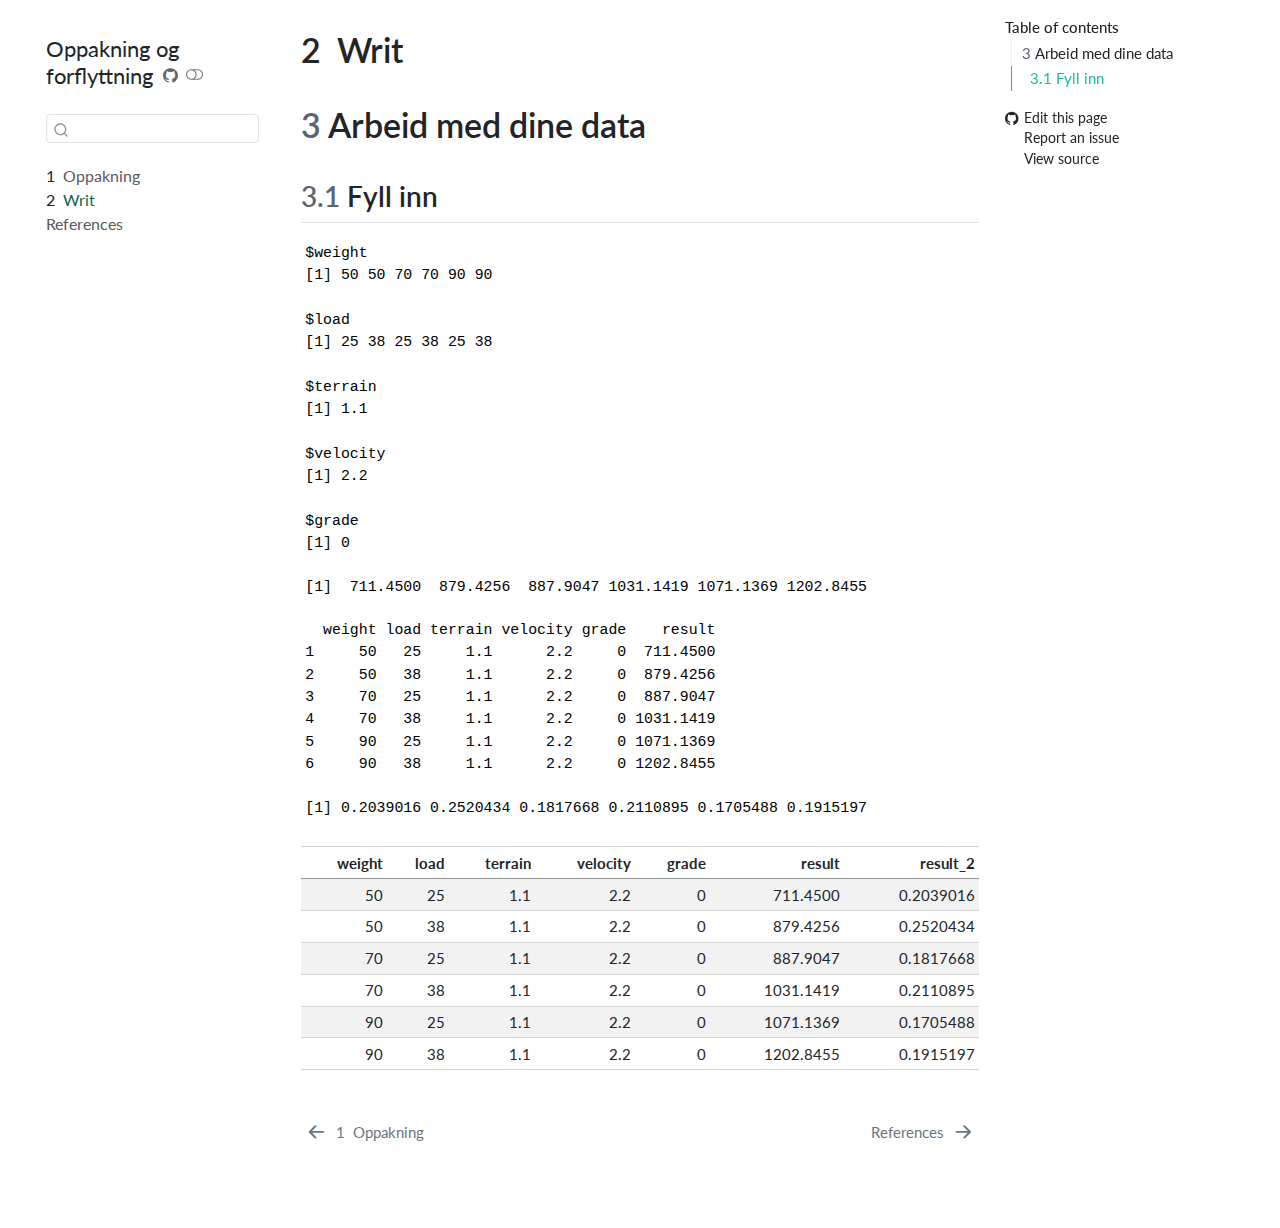
<file: load/_book/01-intro.html>
<!DOCTYPE html>
<html xmlns="http://www.w3.org/1999/xhtml" lang="en" xml:lang="en"><head>

<meta charset="utf-8">
<meta name="generator" content="quarto-1.7.32">

<meta name="viewport" content="width=device-width, initial-scale=1.0, user-scalable=yes">


<title>2&nbsp; Writ – Oppakning og forflyttning</title>
<style>
code{white-space: pre-wrap;}
span.smallcaps{font-variant: small-caps;}
div.columns{display: flex; gap: min(4vw, 1.5em);}
div.column{flex: auto; overflow-x: auto;}
div.hanging-indent{margin-left: 1.5em; text-indent: -1.5em;}
ul.task-list{list-style: none;}
ul.task-list li input[type="checkbox"] {
  width: 0.8em;
  margin: 0 0.8em 0.2em -1em; /* quarto-specific, see https://github.com/quarto-dev/quarto-cli/issues/4556 */ 
  vertical-align: middle;
}
</style>


<script src="site_libs/quarto-nav/quarto-nav.js"></script>
<script src="site_libs/quarto-nav/headroom.min.js"></script>
<script src="site_libs/clipboard/clipboard.min.js"></script>
<script src="site_libs/quarto-search/autocomplete.umd.js"></script>
<script src="site_libs/quarto-search/fuse.min.js"></script>
<script src="site_libs/quarto-search/quarto-search.js"></script>
<meta name="quarto:offset" content="./">
<link href="./99-refs.html" rel="next">
<link href="./index.html" rel="prev">
<script src="site_libs/quarto-html/quarto.js" type="module"></script>
<script src="site_libs/quarto-html/tabsets/tabsets.js" type="module"></script>
<script src="site_libs/quarto-html/popper.min.js"></script>
<script src="site_libs/quarto-html/tippy.umd.min.js"></script>
<script src="site_libs/quarto-html/anchor.min.js"></script>
<link href="site_libs/quarto-html/tippy.css" rel="stylesheet">
<link href="site_libs/quarto-html/quarto-syntax-highlighting-37eea08aefeeee20ff55810ff984fec1.css" rel="stylesheet" class="quarto-color-scheme" id="quarto-text-highlighting-styles">
<link href="site_libs/quarto-html/quarto-syntax-highlighting-dark-2fef5ea3f8957b3e4ecc936fc74692ca.css" rel="stylesheet" class="quarto-color-scheme quarto-color-alternate" id="quarto-text-highlighting-styles">
<link href="site_libs/quarto-html/quarto-syntax-highlighting-37eea08aefeeee20ff55810ff984fec1.css" rel="stylesheet" class="quarto-color-scheme-extra" id="quarto-text-highlighting-styles">
<script src="site_libs/bootstrap/bootstrap.min.js"></script>
<link href="site_libs/bootstrap/bootstrap-icons.css" rel="stylesheet">
<link href="site_libs/bootstrap/bootstrap-c27fdc8e5b00b532d2d5a75ada188648.min.css" rel="stylesheet" append-hash="true" class="quarto-color-scheme" id="quarto-bootstrap" data-mode="light">
<link href="site_libs/bootstrap/bootstrap-dark-b9e11ad5a37ead2aabff839d95ae3857.min.css" rel="stylesheet" append-hash="true" class="quarto-color-scheme quarto-color-alternate" id="quarto-bootstrap" data-mode="dark">
<link href="site_libs/bootstrap/bootstrap-c27fdc8e5b00b532d2d5a75ada188648.min.css" rel="stylesheet" append-hash="true" class="quarto-color-scheme-extra" id="quarto-bootstrap" data-mode="light">
<script id="quarto-search-options" type="application/json">{
  "location": "sidebar",
  "copy-button": false,
  "collapse-after": 3,
  "panel-placement": "start",
  "type": "textbox",
  "limit": 50,
  "keyboard-shortcut": [
    "f",
    "/",
    "s"
  ],
  "show-item-context": false,
  "language": {
    "search-no-results-text": "No results",
    "search-matching-documents-text": "matching documents",
    "search-copy-link-title": "Copy link to search",
    "search-hide-matches-text": "Hide additional matches",
    "search-more-match-text": "more match in this document",
    "search-more-matches-text": "more matches in this document",
    "search-clear-button-title": "Clear",
    "search-text-placeholder": "",
    "search-detached-cancel-button-title": "Cancel",
    "search-submit-button-title": "Submit",
    "search-label": "Search"
  }
}</script>


</head>

<body class="nav-sidebar floating quarto-light"><script id="quarto-html-before-body" type="application/javascript">
    const toggleBodyColorMode = (bsSheetEl) => {
      const mode = bsSheetEl.getAttribute("data-mode");
      const bodyEl = window.document.querySelector("body");
      if (mode === "dark") {
        bodyEl.classList.add("quarto-dark");
        bodyEl.classList.remove("quarto-light");
      } else {
        bodyEl.classList.add("quarto-light");
        bodyEl.classList.remove("quarto-dark");
      }
    }
    const toggleBodyColorPrimary = () => {
      const bsSheetEl = window.document.querySelector("link#quarto-bootstrap:not([rel=disabled-stylesheet])");
      if (bsSheetEl) {
        toggleBodyColorMode(bsSheetEl);
      }
    }
    const setColorSchemeToggle = (alternate) => {
      const toggles = window.document.querySelectorAll('.quarto-color-scheme-toggle');
      for (let i=0; i < toggles.length; i++) {
        const toggle = toggles[i];
        if (toggle) {
          if (alternate) {
            toggle.classList.add("alternate");
          } else {
            toggle.classList.remove("alternate");
          }
        }
      }
    };
    const toggleColorMode = (alternate) => {
      // Switch the stylesheets
      const primaryStylesheets = window.document.querySelectorAll('link.quarto-color-scheme:not(.quarto-color-alternate)');
      const alternateStylesheets = window.document.querySelectorAll('link.quarto-color-scheme.quarto-color-alternate');
      manageTransitions('#quarto-margin-sidebar .nav-link', false);
      if (alternate) {
        // note: dark is layered on light, we don't disable primary!
        enableStylesheet(alternateStylesheets);
        for (const sheetNode of alternateStylesheets) {
          if (sheetNode.id === "quarto-bootstrap") {
            toggleBodyColorMode(sheetNode);
          }
        }
      } else {
        disableStylesheet(alternateStylesheets);
        enableStylesheet(primaryStylesheets)
        toggleBodyColorPrimary();
      }
      manageTransitions('#quarto-margin-sidebar .nav-link', true);
      // Switch the toggles
      setColorSchemeToggle(alternate)
      // Hack to workaround the fact that safari doesn't
      // properly recolor the scrollbar when toggling (#1455)
      if (navigator.userAgent.indexOf('Safari') > 0 && navigator.userAgent.indexOf('Chrome') == -1) {
        manageTransitions("body", false);
        window.scrollTo(0, 1);
        setTimeout(() => {
          window.scrollTo(0, 0);
          manageTransitions("body", true);
        }, 40);
      }
    }
    const disableStylesheet = (stylesheets) => {
      for (let i=0; i < stylesheets.length; i++) {
        const stylesheet = stylesheets[i];
        stylesheet.rel = 'disabled-stylesheet';
      }
    }
    const enableStylesheet = (stylesheets) => {
      for (let i=0; i < stylesheets.length; i++) {
        const stylesheet = stylesheets[i];
        if(stylesheet.rel !== 'stylesheet') { // for Chrome, which will still FOUC without this check
          stylesheet.rel = 'stylesheet';
        }
      }
    }
    const manageTransitions = (selector, allowTransitions) => {
      const els = window.document.querySelectorAll(selector);
      for (let i=0; i < els.length; i++) {
        const el = els[i];
        if (allowTransitions) {
          el.classList.remove('notransition');
        } else {
          el.classList.add('notransition');
        }
      }
    }
    const isFileUrl = () => {
      return window.location.protocol === 'file:';
    }
    const hasAlternateSentinel = () => {
      let styleSentinel = getColorSchemeSentinel();
      if (styleSentinel !== null) {
        return styleSentinel === "alternate";
      } else {
        return false;
      }
    }
    const setStyleSentinel = (alternate) => {
      const value = alternate ? "alternate" : "default";
      if (!isFileUrl()) {
        window.localStorage.setItem("quarto-color-scheme", value);
      } else {
        localAlternateSentinel = value;
      }
    }
    const getColorSchemeSentinel = () => {
      if (!isFileUrl()) {
        const storageValue = window.localStorage.getItem("quarto-color-scheme");
        return storageValue != null ? storageValue : localAlternateSentinel;
      } else {
        return localAlternateSentinel;
      }
    }
    const toggleGiscusIfUsed = (isAlternate, darkModeDefault) => {
      const baseTheme = document.querySelector('#giscus-base-theme')?.value ?? 'light';
      const alternateTheme = document.querySelector('#giscus-alt-theme')?.value ?? 'dark';
      let newTheme = '';
      if(authorPrefersDark) {
        newTheme = isAlternate ? baseTheme : alternateTheme;
      } else {
        newTheme = isAlternate ? alternateTheme : baseTheme;
      }
      const changeGiscusTheme = () => {
        // From: https://github.com/giscus/giscus/issues/336
        const sendMessage = (message) => {
          const iframe = document.querySelector('iframe.giscus-frame');
          if (!iframe) return;
          iframe.contentWindow.postMessage({ giscus: message }, 'https://giscus.app');
        }
        sendMessage({
          setConfig: {
            theme: newTheme
          }
        });
      }
      const isGiscussLoaded = window.document.querySelector('iframe.giscus-frame') !== null;
      if (isGiscussLoaded) {
        changeGiscusTheme();
      }
    };
    const authorPrefersDark = false;
    const darkModeDefault = authorPrefersDark;
      document.querySelector('link#quarto-text-highlighting-styles.quarto-color-scheme-extra').rel = 'disabled-stylesheet';
      document.querySelector('link#quarto-bootstrap.quarto-color-scheme-extra').rel = 'disabled-stylesheet';
    let localAlternateSentinel = darkModeDefault ? 'alternate' : 'default';
    // Dark / light mode switch
    window.quartoToggleColorScheme = () => {
      // Read the current dark / light value
      let toAlternate = !hasAlternateSentinel();
      toggleColorMode(toAlternate);
      setStyleSentinel(toAlternate);
      toggleGiscusIfUsed(toAlternate, darkModeDefault);
      window.dispatchEvent(new Event('resize'));
    };
    // Switch to dark mode if need be
    if (hasAlternateSentinel()) {
      toggleColorMode(true);
    } else {
      toggleColorMode(false);
    }
  </script>

<div id="quarto-search-results"></div>
  <header id="quarto-header" class="headroom fixed-top">
  <nav class="quarto-secondary-nav">
    <div class="container-fluid d-flex">
      <button type="button" class="quarto-btn-toggle btn" data-bs-toggle="collapse" role="button" data-bs-target=".quarto-sidebar-collapse-item" aria-controls="quarto-sidebar" aria-expanded="false" aria-label="Toggle sidebar navigation" onclick="if (window.quartoToggleHeadroom) { window.quartoToggleHeadroom(); }">
        <i class="bi bi-layout-text-sidebar-reverse"></i>
      </button>
        <nav class="quarto-page-breadcrumbs" aria-label="breadcrumb"><ol class="breadcrumb"><li class="breadcrumb-item"><a href="./01-intro.html"><span class="chapter-number">2</span>&nbsp; <span class="chapter-title">Writ</span></a></li></ol></nav>
        <a class="flex-grow-1" role="navigation" data-bs-toggle="collapse" data-bs-target=".quarto-sidebar-collapse-item" aria-controls="quarto-sidebar" aria-expanded="false" aria-label="Toggle sidebar navigation" onclick="if (window.quartoToggleHeadroom) { window.quartoToggleHeadroom(); }">      
        </a>
      <button type="button" class="btn quarto-search-button" aria-label="Search" onclick="window.quartoOpenSearch();">
        <i class="bi bi-search"></i>
      </button>
    </div>
  </nav>
</header>
<!-- content -->
<div id="quarto-content" class="quarto-container page-columns page-rows-contents page-layout-article">
<!-- sidebar -->
  <nav id="quarto-sidebar" class="sidebar collapse collapse-horizontal quarto-sidebar-collapse-item sidebar-navigation floating overflow-auto">
    <div class="pt-lg-2 mt-2 text-left sidebar-header">
    <div class="sidebar-title mb-0 py-0">
      <a href="./">Oppakning og forflyttning</a> 
        <div class="sidebar-tools-main">
    <a href="https://github.com/sjurjo/mit-load" title="Source Code" class="quarto-navigation-tool px-1" aria-label="Source Code"><i class="bi bi-github"></i></a>
  <a href="" class="quarto-color-scheme-toggle quarto-navigation-tool  px-1" onclick="window.quartoToggleColorScheme(); return false;" title="Toggle dark mode"><i class="bi"></i></a>
</div>
    </div>
      </div>
        <div class="mt-2 flex-shrink-0 align-items-center">
        <div class="sidebar-search">
        <div id="quarto-search" class="" title="Search"></div>
        </div>
        </div>
    <div class="sidebar-menu-container"> 
    <ul class="list-unstyled mt-1">
        <li class="sidebar-item">
  <div class="sidebar-item-container"> 
  <a href="./index.html" class="sidebar-item-text sidebar-link">
 <span class="menu-text"><span class="chapter-number">1</span>&nbsp; <span class="chapter-title">Oppakning</span></span></a>
  </div>
</li>
        <li class="sidebar-item">
  <div class="sidebar-item-container"> 
  <a href="./01-intro.html" class="sidebar-item-text sidebar-link active">
 <span class="menu-text"><span class="chapter-number">2</span>&nbsp; <span class="chapter-title">Writ</span></span></a>
  </div>
</li>
        <li class="sidebar-item">
  <div class="sidebar-item-container"> 
  <a href="./99-refs.html" class="sidebar-item-text sidebar-link">
 <span class="menu-text">References</span></a>
  </div>
</li>
    </ul>
    </div>
</nav>
<div id="quarto-sidebar-glass" class="quarto-sidebar-collapse-item" data-bs-toggle="collapse" data-bs-target=".quarto-sidebar-collapse-item"></div>
<!-- margin-sidebar -->
    <div id="quarto-margin-sidebar" class="sidebar margin-sidebar">
        <nav id="TOC" role="doc-toc" class="toc-active">
    <h2 id="toc-title">Table of contents</h2>
   
  <ul>
  <li><a href="#arbeid-med-dine-data" id="toc-arbeid-med-dine-data" class="nav-link active" data-scroll-target="#arbeid-med-dine-data"><span class="header-section-number">3</span> Arbeid med dine data</a>
  <ul class="collapse">
  <li><a href="#fyll-inn" id="toc-fyll-inn" class="nav-link" data-scroll-target="#fyll-inn"><span class="header-section-number">3.1</span> Fyll inn</a></li>
  </ul></li>
  </ul>
<div class="toc-actions"><ul><li><a href="https://github.com/sjurjo/mit-load/edit/master/01-intro.qmd" class="toc-action"><i class="bi bi-github"></i>Edit this page</a></li><li><a href="https://github.com/sjurjo/mit-load/issues/new" class="toc-action"><i class="bi empty"></i>Report an issue</a></li><li><a href="https://github.com/sjurjo/mit-load/blob/master/01-intro.qmd" class="toc-action"><i class="bi empty"></i>View source</a></li></ul></div></nav>
    </div>
<!-- main -->
<main class="content" id="quarto-document-content">


<header id="title-block-header" class="quarto-title-block default">
<div class="quarto-title">
<h1 class="title"><span class="chapter-number">2</span>&nbsp; <span class="chapter-title">Writ</span></h1>
</div>



<div class="quarto-title-meta">

    
  
    
  </div>
  


</header>


<section id="arbeid-med-dine-data" class="level1" data-number="3">
<h1 data-number="3"><span class="header-section-number">3</span> Arbeid med dine data</h1>
<section id="fyll-inn" class="level2" data-number="3.1">
<h2 data-number="3.1" class="anchored" data-anchor-id="fyll-inn"><span class="header-section-number">3.1</span> Fyll inn</h2>
<div class="cell">
<div class="cell-output cell-output-stdout">
<pre><code>$weight
[1] 50 50 70 70 90 90

$load
[1] 25 38 25 38 25 38

$terrain
[1] 1.1

$velocity
[1] 2.2

$grade
[1] 0</code></pre>
</div>
<div class="cell-output cell-output-stdout">
<pre><code>[1]  711.4500  879.4256  887.9047 1031.1419 1071.1369 1202.8455</code></pre>
</div>
<div class="cell-output cell-output-stdout">
<pre><code>  weight load terrain velocity grade    result
1     50   25     1.1      2.2     0  711.4500
2     50   38     1.1      2.2     0  879.4256
3     70   25     1.1      2.2     0  887.9047
4     70   38     1.1      2.2     0 1031.1419
5     90   25     1.1      2.2     0 1071.1369
6     90   38     1.1      2.2     0 1202.8455</code></pre>
</div>
<div class="cell-output cell-output-stdout">
<pre><code>[1] 0.2039016 0.2520434 0.1817668 0.2110895 0.1705488 0.1915197</code></pre>
</div>
<div class="cell-output-display">
<table class="caption-top table table-sm table-striped small">
<thead>
<tr class="header">
<th style="text-align: right;">weight</th>
<th style="text-align: right;">load</th>
<th style="text-align: right;">terrain</th>
<th style="text-align: right;">velocity</th>
<th style="text-align: right;">grade</th>
<th style="text-align: right;">result</th>
<th style="text-align: right;">result_2</th>
</tr>
</thead>
<tbody>
<tr class="odd">
<td style="text-align: right;">50</td>
<td style="text-align: right;">25</td>
<td style="text-align: right;">1.1</td>
<td style="text-align: right;">2.2</td>
<td style="text-align: right;">0</td>
<td style="text-align: right;">711.4500</td>
<td style="text-align: right;">0.2039016</td>
</tr>
<tr class="even">
<td style="text-align: right;">50</td>
<td style="text-align: right;">38</td>
<td style="text-align: right;">1.1</td>
<td style="text-align: right;">2.2</td>
<td style="text-align: right;">0</td>
<td style="text-align: right;">879.4256</td>
<td style="text-align: right;">0.2520434</td>
</tr>
<tr class="odd">
<td style="text-align: right;">70</td>
<td style="text-align: right;">25</td>
<td style="text-align: right;">1.1</td>
<td style="text-align: right;">2.2</td>
<td style="text-align: right;">0</td>
<td style="text-align: right;">887.9047</td>
<td style="text-align: right;">0.1817668</td>
</tr>
<tr class="even">
<td style="text-align: right;">70</td>
<td style="text-align: right;">38</td>
<td style="text-align: right;">1.1</td>
<td style="text-align: right;">2.2</td>
<td style="text-align: right;">0</td>
<td style="text-align: right;">1031.1419</td>
<td style="text-align: right;">0.2110895</td>
</tr>
<tr class="odd">
<td style="text-align: right;">90</td>
<td style="text-align: right;">25</td>
<td style="text-align: right;">1.1</td>
<td style="text-align: right;">2.2</td>
<td style="text-align: right;">0</td>
<td style="text-align: right;">1071.1369</td>
<td style="text-align: right;">0.1705488</td>
</tr>
<tr class="even">
<td style="text-align: right;">90</td>
<td style="text-align: right;">38</td>
<td style="text-align: right;">1.1</td>
<td style="text-align: right;">2.2</td>
<td style="text-align: right;">0</td>
<td style="text-align: right;">1202.8455</td>
<td style="text-align: right;">0.1915197</td>
</tr>
</tbody>
</table>
</div>
</div>


</section>
</section>

</main> <!-- /main -->
<script id="quarto-html-after-body" type="application/javascript">
  window.document.addEventListener("DOMContentLoaded", function (event) {
    // Ensure there is a toggle, if there isn't float one in the top right
    if (window.document.querySelector('.quarto-color-scheme-toggle') === null) {
      const a = window.document.createElement('a');
      a.classList.add('top-right');
      a.classList.add('quarto-color-scheme-toggle');
      a.href = "";
      a.onclick = function() { try { window.quartoToggleColorScheme(); } catch {} return false; };
      const i = window.document.createElement("i");
      i.classList.add('bi');
      a.appendChild(i);
      window.document.body.appendChild(a);
    }
    setColorSchemeToggle(hasAlternateSentinel())
    const icon = "";
    const anchorJS = new window.AnchorJS();
    anchorJS.options = {
      placement: 'right',
      icon: icon
    };
    anchorJS.add('.anchored');
    const isCodeAnnotation = (el) => {
      for (const clz of el.classList) {
        if (clz.startsWith('code-annotation-')) {                     
          return true;
        }
      }
      return false;
    }
    const onCopySuccess = function(e) {
      // button target
      const button = e.trigger;
      // don't keep focus
      button.blur();
      // flash "checked"
      button.classList.add('code-copy-button-checked');
      var currentTitle = button.getAttribute("title");
      button.setAttribute("title", "Copied!");
      let tooltip;
      if (window.bootstrap) {
        button.setAttribute("data-bs-toggle", "tooltip");
        button.setAttribute("data-bs-placement", "left");
        button.setAttribute("data-bs-title", "Copied!");
        tooltip = new bootstrap.Tooltip(button, 
          { trigger: "manual", 
            customClass: "code-copy-button-tooltip",
            offset: [0, -8]});
        tooltip.show();    
      }
      setTimeout(function() {
        if (tooltip) {
          tooltip.hide();
          button.removeAttribute("data-bs-title");
          button.removeAttribute("data-bs-toggle");
          button.removeAttribute("data-bs-placement");
        }
        button.setAttribute("title", currentTitle);
        button.classList.remove('code-copy-button-checked');
      }, 1000);
      // clear code selection
      e.clearSelection();
    }
    const getTextToCopy = function(trigger) {
        const codeEl = trigger.previousElementSibling.cloneNode(true);
        for (const childEl of codeEl.children) {
          if (isCodeAnnotation(childEl)) {
            childEl.remove();
          }
        }
        return codeEl.innerText;
    }
    const clipboard = new window.ClipboardJS('.code-copy-button:not([data-in-quarto-modal])', {
      text: getTextToCopy
    });
    clipboard.on('success', onCopySuccess);
    if (window.document.getElementById('quarto-embedded-source-code-modal')) {
      const clipboardModal = new window.ClipboardJS('.code-copy-button[data-in-quarto-modal]', {
        text: getTextToCopy,
        container: window.document.getElementById('quarto-embedded-source-code-modal')
      });
      clipboardModal.on('success', onCopySuccess);
    }
      var localhostRegex = new RegExp(/^(?:http|https):\/\/localhost\:?[0-9]*\//);
      var mailtoRegex = new RegExp(/^mailto:/);
        var filterRegex = new RegExp('/' + window.location.host + '/');
      var isInternal = (href) => {
          return filterRegex.test(href) || localhostRegex.test(href) || mailtoRegex.test(href);
      }
      // Inspect non-navigation links and adorn them if external
     var links = window.document.querySelectorAll('a[href]:not(.nav-link):not(.navbar-brand):not(.toc-action):not(.sidebar-link):not(.sidebar-item-toggle):not(.pagination-link):not(.no-external):not([aria-hidden]):not(.dropdown-item):not(.quarto-navigation-tool):not(.about-link)');
      for (var i=0; i<links.length; i++) {
        const link = links[i];
        if (!isInternal(link.href)) {
          // undo the damage that might have been done by quarto-nav.js in the case of
          // links that we want to consider external
          if (link.dataset.originalHref !== undefined) {
            link.href = link.dataset.originalHref;
          }
        }
      }
    function tippyHover(el, contentFn, onTriggerFn, onUntriggerFn) {
      const config = {
        allowHTML: true,
        maxWidth: 500,
        delay: 100,
        arrow: false,
        appendTo: function(el) {
            return el.parentElement;
        },
        interactive: true,
        interactiveBorder: 10,
        theme: 'quarto',
        placement: 'bottom-start',
      };
      if (contentFn) {
        config.content = contentFn;
      }
      if (onTriggerFn) {
        config.onTrigger = onTriggerFn;
      }
      if (onUntriggerFn) {
        config.onUntrigger = onUntriggerFn;
      }
      window.tippy(el, config); 
    }
    const xrefs = window.document.querySelectorAll('a.quarto-xref');
    const processXRef = (id, note) => {
      // Strip column container classes
      const stripColumnClz = (el) => {
        el.classList.remove("page-full", "page-columns");
        if (el.children) {
          for (const child of el.children) {
            stripColumnClz(child);
          }
        }
      }
      stripColumnClz(note)
      if (id === null || id.startsWith('sec-')) {
        // Special case sections, only their first couple elements
        const container = document.createElement("div");
        if (note.children && note.children.length > 2) {
          container.appendChild(note.children[0].cloneNode(true));
          for (let i = 1; i < note.children.length; i++) {
            const child = note.children[i];
            if (child.tagName === "P" && child.innerText === "") {
              continue;
            } else {
              container.appendChild(child.cloneNode(true));
              break;
            }
          }
          if (window.Quarto?.typesetMath) {
            window.Quarto.typesetMath(container);
          }
          return container.innerHTML
        } else {
          if (window.Quarto?.typesetMath) {
            window.Quarto.typesetMath(note);
          }
          return note.innerHTML;
        }
      } else {
        // Remove any anchor links if they are present
        const anchorLink = note.querySelector('a.anchorjs-link');
        if (anchorLink) {
          anchorLink.remove();
        }
        if (window.Quarto?.typesetMath) {
          window.Quarto.typesetMath(note);
        }
        if (note.classList.contains("callout")) {
          return note.outerHTML;
        } else {
          return note.innerHTML;
        }
      }
    }
    for (var i=0; i<xrefs.length; i++) {
      const xref = xrefs[i];
      tippyHover(xref, undefined, function(instance) {
        instance.disable();
        let url = xref.getAttribute('href');
        let hash = undefined; 
        if (url.startsWith('#')) {
          hash = url;
        } else {
          try { hash = new URL(url).hash; } catch {}
        }
        if (hash) {
          const id = hash.replace(/^#\/?/, "");
          const note = window.document.getElementById(id);
          if (note !== null) {
            try {
              const html = processXRef(id, note.cloneNode(true));
              instance.setContent(html);
            } finally {
              instance.enable();
              instance.show();
            }
          } else {
            // See if we can fetch this
            fetch(url.split('#')[0])
            .then(res => res.text())
            .then(html => {
              const parser = new DOMParser();
              const htmlDoc = parser.parseFromString(html, "text/html");
              const note = htmlDoc.getElementById(id);
              if (note !== null) {
                const html = processXRef(id, note);
                instance.setContent(html);
              } 
            }).finally(() => {
              instance.enable();
              instance.show();
            });
          }
        } else {
          // See if we can fetch a full url (with no hash to target)
          // This is a special case and we should probably do some content thinning / targeting
          fetch(url)
          .then(res => res.text())
          .then(html => {
            const parser = new DOMParser();
            const htmlDoc = parser.parseFromString(html, "text/html");
            const note = htmlDoc.querySelector('main.content');
            if (note !== null) {
              // This should only happen for chapter cross references
              // (since there is no id in the URL)
              // remove the first header
              if (note.children.length > 0 && note.children[0].tagName === "HEADER") {
                note.children[0].remove();
              }
              const html = processXRef(null, note);
              instance.setContent(html);
            } 
          }).finally(() => {
            instance.enable();
            instance.show();
          });
        }
      }, function(instance) {
      });
    }
        let selectedAnnoteEl;
        const selectorForAnnotation = ( cell, annotation) => {
          let cellAttr = 'data-code-cell="' + cell + '"';
          let lineAttr = 'data-code-annotation="' +  annotation + '"';
          const selector = 'span[' + cellAttr + '][' + lineAttr + ']';
          return selector;
        }
        const selectCodeLines = (annoteEl) => {
          const doc = window.document;
          const targetCell = annoteEl.getAttribute("data-target-cell");
          const targetAnnotation = annoteEl.getAttribute("data-target-annotation");
          const annoteSpan = window.document.querySelector(selectorForAnnotation(targetCell, targetAnnotation));
          const lines = annoteSpan.getAttribute("data-code-lines").split(",");
          const lineIds = lines.map((line) => {
            return targetCell + "-" + line;
          })
          let top = null;
          let height = null;
          let parent = null;
          if (lineIds.length > 0) {
              //compute the position of the single el (top and bottom and make a div)
              const el = window.document.getElementById(lineIds[0]);
              top = el.offsetTop;
              height = el.offsetHeight;
              parent = el.parentElement.parentElement;
            if (lineIds.length > 1) {
              const lastEl = window.document.getElementById(lineIds[lineIds.length - 1]);
              const bottom = lastEl.offsetTop + lastEl.offsetHeight;
              height = bottom - top;
            }
            if (top !== null && height !== null && parent !== null) {
              // cook up a div (if necessary) and position it 
              let div = window.document.getElementById("code-annotation-line-highlight");
              if (div === null) {
                div = window.document.createElement("div");
                div.setAttribute("id", "code-annotation-line-highlight");
                div.style.position = 'absolute';
                parent.appendChild(div);
              }
              div.style.top = top - 2 + "px";
              div.style.height = height + 4 + "px";
              div.style.left = 0;
              let gutterDiv = window.document.getElementById("code-annotation-line-highlight-gutter");
              if (gutterDiv === null) {
                gutterDiv = window.document.createElement("div");
                gutterDiv.setAttribute("id", "code-annotation-line-highlight-gutter");
                gutterDiv.style.position = 'absolute';
                const codeCell = window.document.getElementById(targetCell);
                const gutter = codeCell.querySelector('.code-annotation-gutter');
                gutter.appendChild(gutterDiv);
              }
              gutterDiv.style.top = top - 2 + "px";
              gutterDiv.style.height = height + 4 + "px";
            }
            selectedAnnoteEl = annoteEl;
          }
        };
        const unselectCodeLines = () => {
          const elementsIds = ["code-annotation-line-highlight", "code-annotation-line-highlight-gutter"];
          elementsIds.forEach((elId) => {
            const div = window.document.getElementById(elId);
            if (div) {
              div.remove();
            }
          });
          selectedAnnoteEl = undefined;
        };
          // Handle positioning of the toggle
      window.addEventListener(
        "resize",
        throttle(() => {
          elRect = undefined;
          if (selectedAnnoteEl) {
            selectCodeLines(selectedAnnoteEl);
          }
        }, 10)
      );
      function throttle(fn, ms) {
      let throttle = false;
      let timer;
        return (...args) => {
          if(!throttle) { // first call gets through
              fn.apply(this, args);
              throttle = true;
          } else { // all the others get throttled
              if(timer) clearTimeout(timer); // cancel #2
              timer = setTimeout(() => {
                fn.apply(this, args);
                timer = throttle = false;
              }, ms);
          }
        };
      }
        // Attach click handler to the DT
        const annoteDls = window.document.querySelectorAll('dt[data-target-cell]');
        for (const annoteDlNode of annoteDls) {
          annoteDlNode.addEventListener('click', (event) => {
            const clickedEl = event.target;
            if (clickedEl !== selectedAnnoteEl) {
              unselectCodeLines();
              const activeEl = window.document.querySelector('dt[data-target-cell].code-annotation-active');
              if (activeEl) {
                activeEl.classList.remove('code-annotation-active');
              }
              selectCodeLines(clickedEl);
              clickedEl.classList.add('code-annotation-active');
            } else {
              // Unselect the line
              unselectCodeLines();
              clickedEl.classList.remove('code-annotation-active');
            }
          });
        }
    const findCites = (el) => {
      const parentEl = el.parentElement;
      if (parentEl) {
        const cites = parentEl.dataset.cites;
        if (cites) {
          return {
            el,
            cites: cites.split(' ')
          };
        } else {
          return findCites(el.parentElement)
        }
      } else {
        return undefined;
      }
    };
    var bibliorefs = window.document.querySelectorAll('a[role="doc-biblioref"]');
    for (var i=0; i<bibliorefs.length; i++) {
      const ref = bibliorefs[i];
      const citeInfo = findCites(ref);
      if (citeInfo) {
        tippyHover(citeInfo.el, function() {
          var popup = window.document.createElement('div');
          citeInfo.cites.forEach(function(cite) {
            var citeDiv = window.document.createElement('div');
            citeDiv.classList.add('hanging-indent');
            citeDiv.classList.add('csl-entry');
            var biblioDiv = window.document.getElementById('ref-' + cite);
            if (biblioDiv) {
              citeDiv.innerHTML = biblioDiv.innerHTML;
            }
            popup.appendChild(citeDiv);
          });
          return popup.innerHTML;
        });
      }
    }
  });
  </script>
<nav class="page-navigation">
  <div class="nav-page nav-page-previous">
      <a href="./index.html" class="pagination-link" aria-label="Oppakning">
        <i class="bi bi-arrow-left-short"></i> <span class="nav-page-text"><span class="chapter-number">1</span>&nbsp; <span class="chapter-title">Oppakning</span></span>
      </a>          
  </div>
  <div class="nav-page nav-page-next">
      <a href="./99-refs.html" class="pagination-link" aria-label="References">
        <span class="nav-page-text">References</span> <i class="bi bi-arrow-right-short"></i>
      </a>
  </div>
</nav>
</div> <!-- /content -->




<footer class="footer"><div class="nav-footer"><div class="nav-footer-center"><div class="toc-actions d-sm-block d-md-none"><ul><li><a href="https://github.com/sjurjo/mit-load/edit/master/01-intro.qmd" class="toc-action"><i class="bi bi-github"></i>Edit this page</a></li><li><a href="https://github.com/sjurjo/mit-load/issues/new" class="toc-action"><i class="bi empty"></i>Report an issue</a></li><li><a href="https://github.com/sjurjo/mit-load/blob/master/01-intro.qmd" class="toc-action"><i class="bi empty"></i>View source</a></li></ul></div></div></div></footer></body></html>
</file>
<file: site_libs/quarto-html/tippy.css>
.tippy-box[data-animation=fade][data-state=hidden]{opacity:0}[data-tippy-root]{max-width:calc(100vw - 10px)}.tippy-box{position:relative;background-color:#333;color:#fff;border-radius:4px;font-size:14px;line-height:1.4;white-space:normal;outline:0;transition-property:transform,visibility,opacity}.tippy-box[data-placement^=top]>.tippy-arrow{bottom:0}.tippy-box[data-placement^=top]>.tippy-arrow:before{bottom:-7px;left:0;border-width:8px 8px 0;border-top-color:initial;transform-origin:center top}.tippy-box[data-placement^=bottom]>.tippy-arrow{top:0}.tippy-box[data-placement^=bottom]>.tippy-arrow:before{top:-7px;left:0;border-width:0 8px 8px;border-bottom-color:initial;transform-origin:center bottom}.tippy-box[data-placement^=left]>.tippy-arrow{right:0}.tippy-box[data-placement^=left]>.tippy-arrow:before{border-width:8px 0 8px 8px;border-left-color:initial;right:-7px;transform-origin:center left}.tippy-box[data-placement^=right]>.tippy-arrow{left:0}.tippy-box[data-placement^=right]>.tippy-arrow:before{left:-7px;border-width:8px 8px 8px 0;border-right-color:initial;transform-origin:center right}.tippy-box[data-inertia][data-state=visible]{transition-timing-function:cubic-bezier(.54,1.5,.38,1.11)}.tippy-arrow{width:16px;height:16px;color:#333}.tippy-arrow:before{content:"";position:absolute;border-color:transparent;border-style:solid}.tippy-content{position:relative;padding:5px 9px;z-index:1}
</file>
<file: site_libs/quarto-html/quarto-syntax-highlighting-a14e345711173c227b21482e2eb4cc70.css>
/* quarto syntax highlight colors */
:root {
  --quarto-hl-al-color: #95da4c;
  --quarto-hl-an-color: #50a14f;
  --quarto-hl-at-color: #a626a4;
  --quarto-hl-bn-color: #986801;
  --quarto-hl-bu-color: #a626a4;
  --quarto-hl-ch-color: #50a14f;
  --quarto-hl-co-color: #a0a1a7;
  --quarto-hl-cv-color: #e45649;
  --quarto-hl-cn-color: #986801;
  --quarto-hl-cf-color: #a626a4;
  --quarto-hl-dt-color: #a626a4;
  --quarto-hl-dv-color: #986801;
  --quarto-hl-do-color: #e45649;
  --quarto-hl-er-color: #f44747;
  --quarto-hl-ex-color: #4078f2;
  --quarto-hl-fl-color: #986801;
  --quarto-hl-fu-color: #4078f2;
  --quarto-hl-im-color: #50a14f;
  --quarto-hl-in-color: #c45b00;
  --quarto-hl-kw-color: #a626a4;
  --quarto-hl-op-color: #a626a4;
  --quarto-hl-pp-color: #a626a4;
  --quarto-hl-re-color: #2980b9;
  --quarto-hl-sc-color: #0184bc;
  --quarto-hl-ss-color: #da4453;
  --quarto-hl-st-color: #50a14f;
  --quarto-hl-va-color: #e45649;
  --quarto-hl-vs-color: #da4453;
  --quarto-hl-wa-color: #da4453;
}

/* other quarto variables */
:root {
  --quarto-font-monospace: SFMono-Regular, Menlo, Monaco, Consolas, "Liberation Mono", "Courier New", monospace;
}

/* syntax highlight based on Pandoc's rules */
pre > code.sourceCode > span {
  color: #383a42;
}

code.sourceCode > span {
  color: #383a42;
}

div.sourceCode,
div.sourceCode pre.sourceCode {
  color: #383a42;
}

/* Normal */
code span {
  color: #383a42;
}

/* Alert */
code span.al {
  background-color: #4d1f24;
  font-weight: bold;
  color: #95da4c;
}

/* Annotation */
code span.an {
  color: #50a14f;
}

/* Attribute */
code span.at {
  color: #a626a4;
}

/* BaseN */
code span.bn {
  color: #986801;
}

/* BuiltIn */
code span.bu {
  color: #a626a4;
}

/* ControlFlow */
code span.cf {
  color: #a626a4;
}

/* Char */
code span.ch {
  color: #50a14f;
}

/* Constant */
code span.cn {
  color: #986801;
}

/* Comment */
code span.co {
  font-style: italic;
  color: #a0a1a7;
}

/* CommentVar */
code span.cv {
  font-style: italic;
  color: #e45649;
}

/* Documentation */
code span.do {
  color: #e45649;
}

/* DataType */
code span.dt {
  color: #a626a4;
}

/* DecVal */
code span.dv {
  color: #986801;
}

/* Error */
code span.er {
  color: #f44747;
  text-decoration: underline;
}

/* Extension */
code span.ex {
  font-weight: bold;
  color: #4078f2;
}

/* Float */
code span.fl {
  color: #986801;
}

/* Function */
code span.fu {
  color: #4078f2;
}

/* Import */
code span.im {
  color: #50a14f;
}

/* Information */
code span.in {
  color: #c45b00;
}

/* Keyword */
code span.kw {
  color: #a626a4;
}

/* Operator */
code span.op {
  color: #a626a4;
}

/* Preprocessor */
code span.pp {
  color: #a626a4;
}

/* RegionMarker */
code span.re {
  background-color: #153042;
  color: #2980b9;
}

/* SpecialChar */
code span.sc {
  color: #0184bc;
}

/* SpecialString */
code span.ss {
  color: #da4453;
}

/* String */
code span.st {
  color: #50a14f;
}

/* Variable */
code span.va {
  color: #e45649;
}

/* VerbatimString */
code span.vs {
  color: #da4453;
}

/* Warning */
code span.wa {
  color: #da4453;
}

.prevent-inlining {
  content: "</";
}

/*# sourceMappingURL=d4550761a9ce602c44f47da7379ce521.css.map */
</file>
<file: site_libs/quarto-html/quarto-syntax-highlighting-dark-6d7e0e055978adcb0dc3bbe98a6d8351.css>
/* quarto syntax highlight colors */
:root {
  --quarto-hl-al-color: #95da4c;
  --quarto-hl-an-color: #98c379;
  --quarto-hl-at-color: #c678dd;
  --quarto-hl-bn-color: #d19a66;
  --quarto-hl-bu-color: #c678dd;
  --quarto-hl-ch-color: #98c379;
  --quarto-hl-co-color: #5c6370;
  --quarto-hl-cv-color: #e06c75;
  --quarto-hl-cn-color: #d19a66;
  --quarto-hl-cf-color: #c678dd;
  --quarto-hl-dt-color: #c678dd;
  --quarto-hl-dv-color: #d19a66;
  --quarto-hl-do-color: #a43340;
  --quarto-hl-er-color: #f44747;
  --quarto-hl-ex-color: #61afef;
  --quarto-hl-fl-color: #d19a66;
  --quarto-hl-fu-color: #61afef;
  --quarto-hl-im-color: #98c379;
  --quarto-hl-in-color: #c45b00;
  --quarto-hl-kw-color: #c678dd;
  --quarto-hl-op-color: #c678dd;
  --quarto-hl-pp-color: #c678dd;
  --quarto-hl-re-color: #2980b9;
  --quarto-hl-sc-color: #56b6c2;
  --quarto-hl-ss-color: #da4453;
  --quarto-hl-st-color: #98c379;
  --quarto-hl-va-color: #e06c75;
  --quarto-hl-vs-color: #da4453;
  --quarto-hl-wa-color: #da4453;
}

/* other quarto variables */
:root {
  --quarto-font-monospace: SFMono-Regular, Menlo, Monaco, Consolas, "Liberation Mono", "Courier New", monospace;
}

/* syntax highlight based on Pandoc's rules */
pre > code.sourceCode > span {
  color: #abb2bf;
}

code.sourceCode > span {
  color: #abb2bf;
}

div.sourceCode,
div.sourceCode pre.sourceCode {
  color: #abb2bf;
}

/* Normal */
code span {
  color: #abb2bf;
}

/* Alert */
code span.al {
  background-color: #4d1f24;
  font-weight: bold;
  color: #95da4c;
}

/* Annotation */
code span.an {
  color: #98c379;
}

/* Attribute */
code span.at {
  color: #c678dd;
}

/* BaseN */
code span.bn {
  color: #d19a66;
}

/* BuiltIn */
code span.bu {
  color: #c678dd;
}

/* ControlFlow */
code span.cf {
  color: #c678dd;
}

/* Char */
code span.ch {
  color: #98c379;
}

/* Constant */
code span.cn {
  color: #d19a66;
}

/* Comment */
code span.co {
  font-style: italic;
  color: #5c6370;
}

/* CommentVar */
code span.cv {
  font-style: italic;
  color: #e06c75;
}

/* Documentation */
code span.do {
  color: #a43340;
}

/* DataType */
code span.dt {
  color: #c678dd;
}

/* DecVal */
code span.dv {
  color: #d19a66;
}

/* Error */
code span.er {
  color: #f44747;
  text-decoration: underline;
}

/* Extension */
code span.ex {
  font-weight: bold;
  color: #61afef;
}

/* Float */
code span.fl {
  color: #d19a66;
}

/* Function */
code span.fu {
  color: #61afef;
}

/* Import */
code span.im {
  color: #98c379;
}

/* Information */
code span.in {
  color: #c45b00;
}

/* Keyword */
code span.kw {
  color: #c678dd;
}

/* Operator */
code span.op {
  color: #c678dd;
}

/* Preprocessor */
code span.pp {
  color: #c678dd;
}

/* RegionMarker */
code span.re {
  background-color: #153042;
  color: #2980b9;
}

/* SpecialChar */
code span.sc {
  color: #56b6c2;
}

/* SpecialString */
code span.ss {
  color: #da4453;
}

/* String */
code span.st {
  color: #98c379;
}

/* Variable */
code span.va {
  color: #e06c75;
}

/* VerbatimString */
code span.vs {
  color: #da4453;
}

/* Warning */
code span.wa {
  color: #da4453;
}

.prevent-inlining {
  content: "</";
}

/*# sourceMappingURL=329b0c5dc9a4b03d1798cffb8133b75b.css.map */
</file>
<file: styles.css>
.citation a {
  color: #222222;
  font-weight: 500;
  border-bottom: 1px dotted #bbb;
}

.citation {
  color: #222222;
  font-weight: 500;
  border-bottom: 1px dotted #bbb;
}

/* Reference list stays normal */
#refs a {
  color: #222222;
}

/* All Quarto cross-references */
a.quarto-xref {
  font-weight: 500;
  color: #222222;
  text-decoration: underline;
}

/* url links */

a {
  color: #222222;
  text-decoration: underline;
  font-weight: 500;
}


/* Change TOC text color */
#TOC, nav#TOC, .toc {
    color: ##222222 !important; /* Blue text */
    font-weight: 500;
}

/* Change TOC links color */
#TOC a, nav#TOC a, .toc a {
    color: #222222 !important; /* Blue links */
    font-weight: 500;
    text-decoration: none;
}

/* Change TOC links on hover */
#TOC a:hover, nav#TOC a:hover, .toc a:hover {
    color: #222222 !important; /* Red on hover */
    font-weight: 500;
    text-decoration: underline;
}

/* Optional: Change TOC heading color */
#TOC h2, nav#TOC h2, .toc h2 {
    color: #222222 !important;
    font-weight: none;
}
</file>
<file: load/_book/site_libs/quarto-html/tippy.css>
.tippy-box[data-animation=fade][data-state=hidden]{opacity:0}[data-tippy-root]{max-width:calc(100vw - 10px)}.tippy-box{position:relative;background-color:#333;color:#fff;border-radius:4px;font-size:14px;line-height:1.4;white-space:normal;outline:0;transition-property:transform,visibility,opacity}.tippy-box[data-placement^=top]>.tippy-arrow{bottom:0}.tippy-box[data-placement^=top]>.tippy-arrow:before{bottom:-7px;left:0;border-width:8px 8px 0;border-top-color:initial;transform-origin:center top}.tippy-box[data-placement^=bottom]>.tippy-arrow{top:0}.tippy-box[data-placement^=bottom]>.tippy-arrow:before{top:-7px;left:0;border-width:0 8px 8px;border-bottom-color:initial;transform-origin:center bottom}.tippy-box[data-placement^=left]>.tippy-arrow{right:0}.tippy-box[data-placement^=left]>.tippy-arrow:before{border-width:8px 0 8px 8px;border-left-color:initial;right:-7px;transform-origin:center left}.tippy-box[data-placement^=right]>.tippy-arrow{left:0}.tippy-box[data-placement^=right]>.tippy-arrow:before{left:-7px;border-width:8px 8px 8px 0;border-right-color:initial;transform-origin:center right}.tippy-box[data-inertia][data-state=visible]{transition-timing-function:cubic-bezier(.54,1.5,.38,1.11)}.tippy-arrow{width:16px;height:16px;color:#333}.tippy-arrow:before{content:"";position:absolute;border-color:transparent;border-style:solid}.tippy-content{position:relative;padding:5px 9px;z-index:1}
</file>
<file: load/_book/site_libs/quarto-html/quarto-syntax-highlighting-37eea08aefeeee20ff55810ff984fec1.css>
/* quarto syntax highlight colors */
:root {
  --quarto-hl-ot-color: #003B4F;
  --quarto-hl-at-color: #657422;
  --quarto-hl-ss-color: #20794D;
  --quarto-hl-an-color: #5E5E5E;
  --quarto-hl-fu-color: #4758AB;
  --quarto-hl-st-color: #20794D;
  --quarto-hl-cf-color: #003B4F;
  --quarto-hl-op-color: #5E5E5E;
  --quarto-hl-er-color: #AD0000;
  --quarto-hl-bn-color: #AD0000;
  --quarto-hl-al-color: #AD0000;
  --quarto-hl-va-color: #111111;
  --quarto-hl-bu-color: inherit;
  --quarto-hl-ex-color: inherit;
  --quarto-hl-pp-color: #AD0000;
  --quarto-hl-in-color: #5E5E5E;
  --quarto-hl-vs-color: #20794D;
  --quarto-hl-wa-color: #5E5E5E;
  --quarto-hl-do-color: #5E5E5E;
  --quarto-hl-im-color: #00769E;
  --quarto-hl-ch-color: #20794D;
  --quarto-hl-dt-color: #AD0000;
  --quarto-hl-fl-color: #AD0000;
  --quarto-hl-co-color: #5E5E5E;
  --quarto-hl-cv-color: #5E5E5E;
  --quarto-hl-cn-color: #8f5902;
  --quarto-hl-sc-color: #5E5E5E;
  --quarto-hl-dv-color: #AD0000;
  --quarto-hl-kw-color: #003B4F;
}

/* other quarto variables */
:root {
  --quarto-font-monospace: SFMono-Regular, Menlo, Monaco, Consolas, "Liberation Mono", "Courier New", monospace;
}

/* syntax highlight based on Pandoc's rules */
pre > code.sourceCode > span {
  color: #003B4F;
}

code.sourceCode > span {
  color: #003B4F;
}

div.sourceCode,
div.sourceCode pre.sourceCode {
  color: #003B4F;
}

/* Normal */
code span {
  color: #003B4F;
}

/* Alert */
code span.al {
  color: #AD0000;
  font-style: inherit;
}

/* Annotation */
code span.an {
  color: #5E5E5E;
  font-style: inherit;
}

/* Attribute */
code span.at {
  color: #657422;
  font-style: inherit;
}

/* BaseN */
code span.bn {
  color: #AD0000;
  font-style: inherit;
}

/* BuiltIn */
code span.bu {
  font-style: inherit;
}

/* ControlFlow */
code span.cf {
  color: #003B4F;
  font-weight: bold;
  font-style: inherit;
}

/* Char */
code span.ch {
  color: #20794D;
  font-style: inherit;
}

/* Constant */
code span.cn {
  color: #8f5902;
  font-style: inherit;
}

/* Comment */
code span.co {
  color: #5E5E5E;
  font-style: inherit;
}

/* CommentVar */
code span.cv {
  color: #5E5E5E;
  font-style: italic;
}

/* Documentation */
code span.do {
  color: #5E5E5E;
  font-style: italic;
}

/* DataType */
code span.dt {
  color: #AD0000;
  font-style: inherit;
}

/* DecVal */
code span.dv {
  color: #AD0000;
  font-style: inherit;
}

/* Error */
code span.er {
  color: #AD0000;
  font-style: inherit;
}

/* Extension */
code span.ex {
  font-style: inherit;
}

/* Float */
code span.fl {
  color: #AD0000;
  font-style: inherit;
}

/* Function */
code span.fu {
  color: #4758AB;
  font-style: inherit;
}

/* Import */
code span.im {
  color: #00769E;
  font-style: inherit;
}

/* Information */
code span.in {
  color: #5E5E5E;
  font-style: inherit;
}

/* Keyword */
code span.kw {
  color: #003B4F;
  font-weight: bold;
  font-style: inherit;
}

/* Operator */
code span.op {
  color: #5E5E5E;
  font-style: inherit;
}

/* Other */
code span.ot {
  color: #003B4F;
  font-style: inherit;
}

/* Preprocessor */
code span.pp {
  color: #AD0000;
  font-style: inherit;
}

/* SpecialChar */
code span.sc {
  color: #5E5E5E;
  font-style: inherit;
}

/* SpecialString */
code span.ss {
  color: #20794D;
  font-style: inherit;
}

/* String */
code span.st {
  color: #20794D;
  font-style: inherit;
}

/* Variable */
code span.va {
  color: #111111;
  font-style: inherit;
}

/* VerbatimString */
code span.vs {
  color: #20794D;
  font-style: inherit;
}

/* Warning */
code span.wa {
  color: #5E5E5E;
  font-style: italic;
}

.prevent-inlining {
  content: "</";
}

/*# sourceMappingURL=27d3d809615f7771493d095567f04340.css.map */
</file>
<file: load/_book/site_libs/quarto-html/quarto-syntax-highlighting-dark-2fef5ea3f8957b3e4ecc936fc74692ca.css>
/* quarto syntax highlight colors */
:root {
  --quarto-hl-al-color: #f07178;
  --quarto-hl-an-color: #d4d0ab;
  --quarto-hl-at-color: #00e0e0;
  --quarto-hl-bn-color: #d4d0ab;
  --quarto-hl-bu-color: #abe338;
  --quarto-hl-ch-color: #abe338;
  --quarto-hl-co-color: #f8f8f2;
  --quarto-hl-cv-color: #ffd700;
  --quarto-hl-cn-color: #ffd700;
  --quarto-hl-cf-color: #ffa07a;
  --quarto-hl-dt-color: #ffa07a;
  --quarto-hl-dv-color: #d4d0ab;
  --quarto-hl-do-color: #f8f8f2;
  --quarto-hl-er-color: #f07178;
  --quarto-hl-ex-color: #00e0e0;
  --quarto-hl-fl-color: #d4d0ab;
  --quarto-hl-fu-color: #ffa07a;
  --quarto-hl-im-color: #abe338;
  --quarto-hl-in-color: #d4d0ab;
  --quarto-hl-kw-color: #ffa07a;
  --quarto-hl-op-color: #ffa07a;
  --quarto-hl-ot-color: #00e0e0;
  --quarto-hl-pp-color: #dcc6e0;
  --quarto-hl-re-color: #00e0e0;
  --quarto-hl-sc-color: #abe338;
  --quarto-hl-ss-color: #abe338;
  --quarto-hl-st-color: #abe338;
  --quarto-hl-va-color: #00e0e0;
  --quarto-hl-vs-color: #abe338;
  --quarto-hl-wa-color: #dcc6e0;
}

/* other quarto variables */
:root {
  --quarto-font-monospace: SFMono-Regular, Menlo, Monaco, Consolas, "Liberation Mono", "Courier New", monospace;
}

/* syntax highlight based on Pandoc's rules */
pre > code.sourceCode > span {
  color: #f8f8f2;
}

code.sourceCode > span {
  color: #f8f8f2;
}

div.sourceCode,
div.sourceCode pre.sourceCode {
  color: #f8f8f2;
}

/* Normal */
code span {
  color: #f8f8f2;
}

/* Alert */
code span.al {
  color: #f07178;
}

/* Annotation */
code span.an {
  color: #d4d0ab;
}

/* Attribute */
code span.at {
  color: #00e0e0;
}

/* BaseN */
code span.bn {
  color: #d4d0ab;
}

/* BuiltIn */
code span.bu {
  color: #abe338;
}

/* ControlFlow */
code span.cf {
  font-weight: bold;
  color: #ffa07a;
}

/* Char */
code span.ch {
  color: #abe338;
}

/* Constant */
code span.cn {
  color: #ffd700;
}

/* Comment */
code span.co {
  font-style: italic;
  color: #f8f8f2;
}

/* CommentVar */
code span.cv {
  color: #ffd700;
}

/* Documentation */
code span.do {
  color: #f8f8f2;
}

/* DataType */
code span.dt {
  color: #ffa07a;
}

/* DecVal */
code span.dv {
  color: #d4d0ab;
}

/* Error */
code span.er {
  color: #f07178;
  text-decoration: underline;
}

/* Extension */
code span.ex {
  font-weight: bold;
  color: #00e0e0;
}

/* Float */
code span.fl {
  color: #d4d0ab;
}

/* Function */
code span.fu {
  color: #ffa07a;
}

/* Import */
code span.im {
  color: #abe338;
}

/* Information */
code span.in {
  color: #d4d0ab;
}

/* Keyword */
code span.kw {
  font-weight: bold;
  color: #ffa07a;
}

/* Operator */
code span.op {
  color: #ffa07a;
}

/* Other */
code span.ot {
  color: #00e0e0;
}

/* Preprocessor */
code span.pp {
  color: #dcc6e0;
}

/* RegionMarker */
code span.re {
  background-color: #f8f8f2;
  color: #00e0e0;
}

/* SpecialChar */
code span.sc {
  color: #abe338;
}

/* SpecialString */
code span.ss {
  color: #abe338;
}

/* String */
code span.st {
  color: #abe338;
}

/* Variable */
code span.va {
  color: #00e0e0;
}

/* VerbatimString */
code span.vs {
  color: #abe338;
}

/* Warning */
code span.wa {
  color: #dcc6e0;
}

.prevent-inlining {
  content: "</";
}

/*# sourceMappingURL=9d1c423767af11a14e59cf8ecfea55bb.css.map */
</file>
<file: site_libs/quarto-html/quarto-syntax-highlighting-7b89279ff1a6dce999919e0e67d4d9ec.css>
/* quarto syntax highlight colors */
:root {
  --quarto-hl-ot-color: #003B4F;
  --quarto-hl-at-color: #657422;
  --quarto-hl-ss-color: #20794D;
  --quarto-hl-an-color: #5E5E5E;
  --quarto-hl-fu-color: #4758AB;
  --quarto-hl-st-color: #20794D;
  --quarto-hl-cf-color: #003B4F;
  --quarto-hl-op-color: #5E5E5E;
  --quarto-hl-er-color: #AD0000;
  --quarto-hl-bn-color: #AD0000;
  --quarto-hl-al-color: #AD0000;
  --quarto-hl-va-color: #111111;
  --quarto-hl-bu-color: inherit;
  --quarto-hl-ex-color: inherit;
  --quarto-hl-pp-color: #AD0000;
  --quarto-hl-in-color: #5E5E5E;
  --quarto-hl-vs-color: #20794D;
  --quarto-hl-wa-color: #5E5E5E;
  --quarto-hl-do-color: #5E5E5E;
  --quarto-hl-im-color: #00769E;
  --quarto-hl-ch-color: #20794D;
  --quarto-hl-dt-color: #AD0000;
  --quarto-hl-fl-color: #AD0000;
  --quarto-hl-co-color: #5E5E5E;
  --quarto-hl-cv-color: #5E5E5E;
  --quarto-hl-cn-color: #8f5902;
  --quarto-hl-sc-color: #5E5E5E;
  --quarto-hl-dv-color: #AD0000;
  --quarto-hl-kw-color: #003B4F;
}

/* other quarto variables */
:root {
  --quarto-font-monospace: SFMono-Regular, Menlo, Monaco, Consolas, "Liberation Mono", "Courier New", monospace;
}

/* syntax highlight based on Pandoc's rules */
pre > code.sourceCode > span {
  color: #003B4F;
}

code.sourceCode > span {
  color: #003B4F;
}

div.sourceCode,
div.sourceCode pre.sourceCode {
  color: #003B4F;
}

/* Normal */
code span {
  color: #003B4F;
}

/* Alert */
code span.al {
  color: #AD0000;
  font-style: inherit;
}

/* Annotation */
code span.an {
  color: #5E5E5E;
  font-style: inherit;
}

/* Attribute */
code span.at {
  color: #657422;
  font-style: inherit;
}

/* BaseN */
code span.bn {
  color: #AD0000;
  font-style: inherit;
}

/* BuiltIn */
code span.bu {
  font-style: inherit;
}

/* ControlFlow */
code span.cf {
  color: #003B4F;
  font-weight: bold;
  font-style: inherit;
}

/* Char */
code span.ch {
  color: #20794D;
  font-style: inherit;
}

/* Constant */
code span.cn {
  color: #8f5902;
  font-style: inherit;
}

/* Comment */
code span.co {
  color: #5E5E5E;
  font-style: inherit;
}

/* CommentVar */
code span.cv {
  color: #5E5E5E;
  font-style: italic;
}

/* Documentation */
code span.do {
  color: #5E5E5E;
  font-style: italic;
}

/* DataType */
code span.dt {
  color: #AD0000;
  font-style: inherit;
}

/* DecVal */
code span.dv {
  color: #AD0000;
  font-style: inherit;
}

/* Error */
code span.er {
  color: #AD0000;
  font-style: inherit;
}

/* Extension */
code span.ex {
  font-style: inherit;
}

/* Float */
code span.fl {
  color: #AD0000;
  font-style: inherit;
}

/* Function */
code span.fu {
  color: #4758AB;
  font-style: inherit;
}

/* Import */
code span.im {
  color: #00769E;
  font-style: inherit;
}

/* Information */
code span.in {
  color: #5E5E5E;
  font-style: inherit;
}

/* Keyword */
code span.kw {
  color: #003B4F;
  font-weight: bold;
  font-style: inherit;
}

/* Operator */
code span.op {
  color: #5E5E5E;
  font-style: inherit;
}

/* Other */
code span.ot {
  color: #003B4F;
  font-style: inherit;
}

/* Preprocessor */
code span.pp {
  color: #AD0000;
  font-style: inherit;
}

/* SpecialChar */
code span.sc {
  color: #5E5E5E;
  font-style: inherit;
}

/* SpecialString */
code span.ss {
  color: #20794D;
  font-style: inherit;
}

/* String */
code span.st {
  color: #20794D;
  font-style: inherit;
}

/* Variable */
code span.va {
  color: #111111;
  font-style: inherit;
}

/* VerbatimString */
code span.vs {
  color: #20794D;
  font-style: inherit;
}

/* Warning */
code span.wa {
  color: #5E5E5E;
  font-style: italic;
}

.prevent-inlining {
  content: "</";
}

/*# sourceMappingURL=3944bc705cfaf4c80e56f77c5205168a.css.map */
</file>
<file: site_libs/quarto-html/quarto-syntax-highlighting-dark-707d8167ce6003fca903bfe2be84ab7f.css>
/* quarto syntax highlight colors */
:root {
  --quarto-hl-al-color: #f07178;
  --quarto-hl-an-color: #d4d0ab;
  --quarto-hl-at-color: #00e0e0;
  --quarto-hl-bn-color: #d4d0ab;
  --quarto-hl-bu-color: #abe338;
  --quarto-hl-ch-color: #abe338;
  --quarto-hl-co-color: #f8f8f2;
  --quarto-hl-cv-color: #ffd700;
  --quarto-hl-cn-color: #ffd700;
  --quarto-hl-cf-color: #ffa07a;
  --quarto-hl-dt-color: #ffa07a;
  --quarto-hl-dv-color: #d4d0ab;
  --quarto-hl-do-color: #f8f8f2;
  --quarto-hl-er-color: #f07178;
  --quarto-hl-ex-color: #00e0e0;
  --quarto-hl-fl-color: #d4d0ab;
  --quarto-hl-fu-color: #ffa07a;
  --quarto-hl-im-color: #abe338;
  --quarto-hl-in-color: #d4d0ab;
  --quarto-hl-kw-color: #ffa07a;
  --quarto-hl-op-color: #ffa07a;
  --quarto-hl-ot-color: #00e0e0;
  --quarto-hl-pp-color: #dcc6e0;
  --quarto-hl-re-color: #00e0e0;
  --quarto-hl-sc-color: #abe338;
  --quarto-hl-ss-color: #abe338;
  --quarto-hl-st-color: #abe338;
  --quarto-hl-va-color: #00e0e0;
  --quarto-hl-vs-color: #abe338;
  --quarto-hl-wa-color: #dcc6e0;
}

/* other quarto variables */
:root {
  --quarto-font-monospace: SFMono-Regular, Menlo, Monaco, Consolas, "Liberation Mono", "Courier New", monospace;
}

/* syntax highlight based on Pandoc's rules */
pre > code.sourceCode > span {
  color: #f8f8f2;
}

code.sourceCode > span {
  color: #f8f8f2;
}

div.sourceCode,
div.sourceCode pre.sourceCode {
  color: #f8f8f2;
}

/* Normal */
code span {
  color: #f8f8f2;
}

/* Alert */
code span.al {
  color: #f07178;
}

/* Annotation */
code span.an {
  color: #d4d0ab;
}

/* Attribute */
code span.at {
  color: #00e0e0;
}

/* BaseN */
code span.bn {
  color: #d4d0ab;
}

/* BuiltIn */
code span.bu {
  color: #abe338;
}

/* ControlFlow */
code span.cf {
  font-weight: bold;
  color: #ffa07a;
}

/* Char */
code span.ch {
  color: #abe338;
}

/* Constant */
code span.cn {
  color: #ffd700;
}

/* Comment */
code span.co {
  font-style: italic;
  color: #f8f8f2;
}

/* CommentVar */
code span.cv {
  color: #ffd700;
}

/* Documentation */
code span.do {
  color: #f8f8f2;
}

/* DataType */
code span.dt {
  color: #ffa07a;
}

/* DecVal */
code span.dv {
  color: #d4d0ab;
}

/* Error */
code span.er {
  color: #f07178;
  text-decoration: underline;
}

/* Extension */
code span.ex {
  font-weight: bold;
  color: #00e0e0;
}

/* Float */
code span.fl {
  color: #d4d0ab;
}

/* Function */
code span.fu {
  color: #ffa07a;
}

/* Import */
code span.im {
  color: #abe338;
}

/* Information */
code span.in {
  color: #d4d0ab;
}

/* Keyword */
code span.kw {
  font-weight: bold;
  color: #ffa07a;
}

/* Operator */
code span.op {
  color: #ffa07a;
}

/* Other */
code span.ot {
  color: #00e0e0;
}

/* Preprocessor */
code span.pp {
  color: #dcc6e0;
}

/* RegionMarker */
code span.re {
  background-color: #f8f8f2;
  color: #00e0e0;
}

/* SpecialChar */
code span.sc {
  color: #abe338;
}

/* SpecialString */
code span.ss {
  color: #abe338;
}

/* String */
code span.st {
  color: #abe338;
}

/* Variable */
code span.va {
  color: #00e0e0;
}

/* VerbatimString */
code span.vs {
  color: #abe338;
}

/* Warning */
code span.wa {
  color: #dcc6e0;
}

.prevent-inlining {
  content: "</";
}

/*# sourceMappingURL=f5ab3bb6f5ded8da9f12dd3a91d3da26.css.map */
</file>
<file: load_files/libs/quarto-html/tippy.css>
.tippy-box[data-animation=fade][data-state=hidden]{opacity:0}[data-tippy-root]{max-width:calc(100vw - 10px)}.tippy-box{position:relative;background-color:#333;color:#fff;border-radius:4px;font-size:14px;line-height:1.4;white-space:normal;outline:0;transition-property:transform,visibility,opacity}.tippy-box[data-placement^=top]>.tippy-arrow{bottom:0}.tippy-box[data-placement^=top]>.tippy-arrow:before{bottom:-7px;left:0;border-width:8px 8px 0;border-top-color:initial;transform-origin:center top}.tippy-box[data-placement^=bottom]>.tippy-arrow{top:0}.tippy-box[data-placement^=bottom]>.tippy-arrow:before{top:-7px;left:0;border-width:0 8px 8px;border-bottom-color:initial;transform-origin:center bottom}.tippy-box[data-placement^=left]>.tippy-arrow{right:0}.tippy-box[data-placement^=left]>.tippy-arrow:before{border-width:8px 0 8px 8px;border-left-color:initial;right:-7px;transform-origin:center left}.tippy-box[data-placement^=right]>.tippy-arrow{left:0}.tippy-box[data-placement^=right]>.tippy-arrow:before{left:-7px;border-width:8px 8px 8px 0;border-right-color:initial;transform-origin:center right}.tippy-box[data-inertia][data-state=visible]{transition-timing-function:cubic-bezier(.54,1.5,.38,1.11)}.tippy-arrow{width:16px;height:16px;color:#333}.tippy-arrow:before{content:"";position:absolute;border-color:transparent;border-style:solid}.tippy-content{position:relative;padding:5px 9px;z-index:1}
</file>
<file: load_files/libs/quarto-html/quarto-syntax-highlighting-37eea08aefeeee20ff55810ff984fec1.css>
/* quarto syntax highlight colors */
:root {
  --quarto-hl-ot-color: #003B4F;
  --quarto-hl-at-color: #657422;
  --quarto-hl-ss-color: #20794D;
  --quarto-hl-an-color: #5E5E5E;
  --quarto-hl-fu-color: #4758AB;
  --quarto-hl-st-color: #20794D;
  --quarto-hl-cf-color: #003B4F;
  --quarto-hl-op-color: #5E5E5E;
  --quarto-hl-er-color: #AD0000;
  --quarto-hl-bn-color: #AD0000;
  --quarto-hl-al-color: #AD0000;
  --quarto-hl-va-color: #111111;
  --quarto-hl-bu-color: inherit;
  --quarto-hl-ex-color: inherit;
  --quarto-hl-pp-color: #AD0000;
  --quarto-hl-in-color: #5E5E5E;
  --quarto-hl-vs-color: #20794D;
  --quarto-hl-wa-color: #5E5E5E;
  --quarto-hl-do-color: #5E5E5E;
  --quarto-hl-im-color: #00769E;
  --quarto-hl-ch-color: #20794D;
  --quarto-hl-dt-color: #AD0000;
  --quarto-hl-fl-color: #AD0000;
  --quarto-hl-co-color: #5E5E5E;
  --quarto-hl-cv-color: #5E5E5E;
  --quarto-hl-cn-color: #8f5902;
  --quarto-hl-sc-color: #5E5E5E;
  --quarto-hl-dv-color: #AD0000;
  --quarto-hl-kw-color: #003B4F;
}

/* other quarto variables */
:root {
  --quarto-font-monospace: SFMono-Regular, Menlo, Monaco, Consolas, "Liberation Mono", "Courier New", monospace;
}

/* syntax highlight based on Pandoc's rules */
pre > code.sourceCode > span {
  color: #003B4F;
}

code.sourceCode > span {
  color: #003B4F;
}

div.sourceCode,
div.sourceCode pre.sourceCode {
  color: #003B4F;
}

/* Normal */
code span {
  color: #003B4F;
}

/* Alert */
code span.al {
  color: #AD0000;
  font-style: inherit;
}

/* Annotation */
code span.an {
  color: #5E5E5E;
  font-style: inherit;
}

/* Attribute */
code span.at {
  color: #657422;
  font-style: inherit;
}

/* BaseN */
code span.bn {
  color: #AD0000;
  font-style: inherit;
}

/* BuiltIn */
code span.bu {
  font-style: inherit;
}

/* ControlFlow */
code span.cf {
  color: #003B4F;
  font-weight: bold;
  font-style: inherit;
}

/* Char */
code span.ch {
  color: #20794D;
  font-style: inherit;
}

/* Constant */
code span.cn {
  color: #8f5902;
  font-style: inherit;
}

/* Comment */
code span.co {
  color: #5E5E5E;
  font-style: inherit;
}

/* CommentVar */
code span.cv {
  color: #5E5E5E;
  font-style: italic;
}

/* Documentation */
code span.do {
  color: #5E5E5E;
  font-style: italic;
}

/* DataType */
code span.dt {
  color: #AD0000;
  font-style: inherit;
}

/* DecVal */
code span.dv {
  color: #AD0000;
  font-style: inherit;
}

/* Error */
code span.er {
  color: #AD0000;
  font-style: inherit;
}

/* Extension */
code span.ex {
  font-style: inherit;
}

/* Float */
code span.fl {
  color: #AD0000;
  font-style: inherit;
}

/* Function */
code span.fu {
  color: #4758AB;
  font-style: inherit;
}

/* Import */
code span.im {
  color: #00769E;
  font-style: inherit;
}

/* Information */
code span.in {
  color: #5E5E5E;
  font-style: inherit;
}

/* Keyword */
code span.kw {
  color: #003B4F;
  font-weight: bold;
  font-style: inherit;
}

/* Operator */
code span.op {
  color: #5E5E5E;
  font-style: inherit;
}

/* Other */
code span.ot {
  color: #003B4F;
  font-style: inherit;
}

/* Preprocessor */
code span.pp {
  color: #AD0000;
  font-style: inherit;
}

/* SpecialChar */
code span.sc {
  color: #5E5E5E;
  font-style: inherit;
}

/* SpecialString */
code span.ss {
  color: #20794D;
  font-style: inherit;
}

/* String */
code span.st {
  color: #20794D;
  font-style: inherit;
}

/* Variable */
code span.va {
  color: #111111;
  font-style: inherit;
}

/* VerbatimString */
code span.vs {
  color: #20794D;
  font-style: inherit;
}

/* Warning */
code span.wa {
  color: #5E5E5E;
  font-style: italic;
}

.prevent-inlining {
  content: "</";
}

/*# sourceMappingURL=27d3d809615f7771493d095567f04340.css.map */
</file>
<file: _book/site_libs/quarto-html/tippy.css>
.tippy-box[data-animation=fade][data-state=hidden]{opacity:0}[data-tippy-root]{max-width:calc(100vw - 10px)}.tippy-box{position:relative;background-color:#333;color:#fff;border-radius:4px;font-size:14px;line-height:1.4;white-space:normal;outline:0;transition-property:transform,visibility,opacity}.tippy-box[data-placement^=top]>.tippy-arrow{bottom:0}.tippy-box[data-placement^=top]>.tippy-arrow:before{bottom:-7px;left:0;border-width:8px 8px 0;border-top-color:initial;transform-origin:center top}.tippy-box[data-placement^=bottom]>.tippy-arrow{top:0}.tippy-box[data-placement^=bottom]>.tippy-arrow:before{top:-7px;left:0;border-width:0 8px 8px;border-bottom-color:initial;transform-origin:center bottom}.tippy-box[data-placement^=left]>.tippy-arrow{right:0}.tippy-box[data-placement^=left]>.tippy-arrow:before{border-width:8px 0 8px 8px;border-left-color:initial;right:-7px;transform-origin:center left}.tippy-box[data-placement^=right]>.tippy-arrow{left:0}.tippy-box[data-placement^=right]>.tippy-arrow:before{left:-7px;border-width:8px 8px 8px 0;border-right-color:initial;transform-origin:center right}.tippy-box[data-inertia][data-state=visible]{transition-timing-function:cubic-bezier(.54,1.5,.38,1.11)}.tippy-arrow{width:16px;height:16px;color:#333}.tippy-arrow:before{content:"";position:absolute;border-color:transparent;border-style:solid}.tippy-content{position:relative;padding:5px 9px;z-index:1}
</file>
<file: _book/site_libs/quarto-html/quarto-syntax-highlighting-37eea08aefeeee20ff55810ff984fec1.css>
/* quarto syntax highlight colors */
:root {
  --quarto-hl-ot-color: #003B4F;
  --quarto-hl-at-color: #657422;
  --quarto-hl-ss-color: #20794D;
  --quarto-hl-an-color: #5E5E5E;
  --quarto-hl-fu-color: #4758AB;
  --quarto-hl-st-color: #20794D;
  --quarto-hl-cf-color: #003B4F;
  --quarto-hl-op-color: #5E5E5E;
  --quarto-hl-er-color: #AD0000;
  --quarto-hl-bn-color: #AD0000;
  --quarto-hl-al-color: #AD0000;
  --quarto-hl-va-color: #111111;
  --quarto-hl-bu-color: inherit;
  --quarto-hl-ex-color: inherit;
  --quarto-hl-pp-color: #AD0000;
  --quarto-hl-in-color: #5E5E5E;
  --quarto-hl-vs-color: #20794D;
  --quarto-hl-wa-color: #5E5E5E;
  --quarto-hl-do-color: #5E5E5E;
  --quarto-hl-im-color: #00769E;
  --quarto-hl-ch-color: #20794D;
  --quarto-hl-dt-color: #AD0000;
  --quarto-hl-fl-color: #AD0000;
  --quarto-hl-co-color: #5E5E5E;
  --quarto-hl-cv-color: #5E5E5E;
  --quarto-hl-cn-color: #8f5902;
  --quarto-hl-sc-color: #5E5E5E;
  --quarto-hl-dv-color: #AD0000;
  --quarto-hl-kw-color: #003B4F;
}

/* other quarto variables */
:root {
  --quarto-font-monospace: SFMono-Regular, Menlo, Monaco, Consolas, "Liberation Mono", "Courier New", monospace;
}

/* syntax highlight based on Pandoc's rules */
pre > code.sourceCode > span {
  color: #003B4F;
}

code.sourceCode > span {
  color: #003B4F;
}

div.sourceCode,
div.sourceCode pre.sourceCode {
  color: #003B4F;
}

/* Normal */
code span {
  color: #003B4F;
}

/* Alert */
code span.al {
  color: #AD0000;
  font-style: inherit;
}

/* Annotation */
code span.an {
  color: #5E5E5E;
  font-style: inherit;
}

/* Attribute */
code span.at {
  color: #657422;
  font-style: inherit;
}

/* BaseN */
code span.bn {
  color: #AD0000;
  font-style: inherit;
}

/* BuiltIn */
code span.bu {
  font-style: inherit;
}

/* ControlFlow */
code span.cf {
  color: #003B4F;
  font-weight: bold;
  font-style: inherit;
}

/* Char */
code span.ch {
  color: #20794D;
  font-style: inherit;
}

/* Constant */
code span.cn {
  color: #8f5902;
  font-style: inherit;
}

/* Comment */
code span.co {
  color: #5E5E5E;
  font-style: inherit;
}

/* CommentVar */
code span.cv {
  color: #5E5E5E;
  font-style: italic;
}

/* Documentation */
code span.do {
  color: #5E5E5E;
  font-style: italic;
}

/* DataType */
code span.dt {
  color: #AD0000;
  font-style: inherit;
}

/* DecVal */
code span.dv {
  color: #AD0000;
  font-style: inherit;
}

/* Error */
code span.er {
  color: #AD0000;
  font-style: inherit;
}

/* Extension */
code span.ex {
  font-style: inherit;
}

/* Float */
code span.fl {
  color: #AD0000;
  font-style: inherit;
}

/* Function */
code span.fu {
  color: #4758AB;
  font-style: inherit;
}

/* Import */
code span.im {
  color: #00769E;
  font-style: inherit;
}

/* Information */
code span.in {
  color: #5E5E5E;
  font-style: inherit;
}

/* Keyword */
code span.kw {
  color: #003B4F;
  font-weight: bold;
  font-style: inherit;
}

/* Operator */
code span.op {
  color: #5E5E5E;
  font-style: inherit;
}

/* Other */
code span.ot {
  color: #003B4F;
  font-style: inherit;
}

/* Preprocessor */
code span.pp {
  color: #AD0000;
  font-style: inherit;
}

/* SpecialChar */
code span.sc {
  color: #5E5E5E;
  font-style: inherit;
}

/* SpecialString */
code span.ss {
  color: #20794D;
  font-style: inherit;
}

/* String */
code span.st {
  color: #20794D;
  font-style: inherit;
}

/* Variable */
code span.va {
  color: #111111;
  font-style: inherit;
}

/* VerbatimString */
code span.vs {
  color: #20794D;
  font-style: inherit;
}

/* Warning */
code span.wa {
  color: #5E5E5E;
  font-style: italic;
}

.prevent-inlining {
  content: "</";
}

/*# sourceMappingURL=27d3d809615f7771493d095567f04340.css.map */
</file>
<file: _book/site_libs/quarto-html/quarto-syntax-highlighting-dark-2fef5ea3f8957b3e4ecc936fc74692ca.css>
/* quarto syntax highlight colors */
:root {
  --quarto-hl-al-color: #f07178;
  --quarto-hl-an-color: #d4d0ab;
  --quarto-hl-at-color: #00e0e0;
  --quarto-hl-bn-color: #d4d0ab;
  --quarto-hl-bu-color: #abe338;
  --quarto-hl-ch-color: #abe338;
  --quarto-hl-co-color: #f8f8f2;
  --quarto-hl-cv-color: #ffd700;
  --quarto-hl-cn-color: #ffd700;
  --quarto-hl-cf-color: #ffa07a;
  --quarto-hl-dt-color: #ffa07a;
  --quarto-hl-dv-color: #d4d0ab;
  --quarto-hl-do-color: #f8f8f2;
  --quarto-hl-er-color: #f07178;
  --quarto-hl-ex-color: #00e0e0;
  --quarto-hl-fl-color: #d4d0ab;
  --quarto-hl-fu-color: #ffa07a;
  --quarto-hl-im-color: #abe338;
  --quarto-hl-in-color: #d4d0ab;
  --quarto-hl-kw-color: #ffa07a;
  --quarto-hl-op-color: #ffa07a;
  --quarto-hl-ot-color: #00e0e0;
  --quarto-hl-pp-color: #dcc6e0;
  --quarto-hl-re-color: #00e0e0;
  --quarto-hl-sc-color: #abe338;
  --quarto-hl-ss-color: #abe338;
  --quarto-hl-st-color: #abe338;
  --quarto-hl-va-color: #00e0e0;
  --quarto-hl-vs-color: #abe338;
  --quarto-hl-wa-color: #dcc6e0;
}

/* other quarto variables */
:root {
  --quarto-font-monospace: SFMono-Regular, Menlo, Monaco, Consolas, "Liberation Mono", "Courier New", monospace;
}

/* syntax highlight based on Pandoc's rules */
pre > code.sourceCode > span {
  color: #f8f8f2;
}

code.sourceCode > span {
  color: #f8f8f2;
}

div.sourceCode,
div.sourceCode pre.sourceCode {
  color: #f8f8f2;
}

/* Normal */
code span {
  color: #f8f8f2;
}

/* Alert */
code span.al {
  color: #f07178;
}

/* Annotation */
code span.an {
  color: #d4d0ab;
}

/* Attribute */
code span.at {
  color: #00e0e0;
}

/* BaseN */
code span.bn {
  color: #d4d0ab;
}

/* BuiltIn */
code span.bu {
  color: #abe338;
}

/* ControlFlow */
code span.cf {
  font-weight: bold;
  color: #ffa07a;
}

/* Char */
code span.ch {
  color: #abe338;
}

/* Constant */
code span.cn {
  color: #ffd700;
}

/* Comment */
code span.co {
  font-style: italic;
  color: #f8f8f2;
}

/* CommentVar */
code span.cv {
  color: #ffd700;
}

/* Documentation */
code span.do {
  color: #f8f8f2;
}

/* DataType */
code span.dt {
  color: #ffa07a;
}

/* DecVal */
code span.dv {
  color: #d4d0ab;
}

/* Error */
code span.er {
  color: #f07178;
  text-decoration: underline;
}

/* Extension */
code span.ex {
  font-weight: bold;
  color: #00e0e0;
}

/* Float */
code span.fl {
  color: #d4d0ab;
}

/* Function */
code span.fu {
  color: #ffa07a;
}

/* Import */
code span.im {
  color: #abe338;
}

/* Information */
code span.in {
  color: #d4d0ab;
}

/* Keyword */
code span.kw {
  font-weight: bold;
  color: #ffa07a;
}

/* Operator */
code span.op {
  color: #ffa07a;
}

/* Other */
code span.ot {
  color: #00e0e0;
}

/* Preprocessor */
code span.pp {
  color: #dcc6e0;
}

/* RegionMarker */
code span.re {
  background-color: #f8f8f2;
  color: #00e0e0;
}

/* SpecialChar */
code span.sc {
  color: #abe338;
}

/* SpecialString */
code span.ss {
  color: #abe338;
}

/* String */
code span.st {
  color: #abe338;
}

/* Variable */
code span.va {
  color: #00e0e0;
}

/* VerbatimString */
code span.vs {
  color: #abe338;
}

/* Warning */
code span.wa {
  color: #dcc6e0;
}

.prevent-inlining {
  content: "</";
}

/*# sourceMappingURL=9d1c423767af11a14e59cf8ecfea55bb.css.map */
</file>
